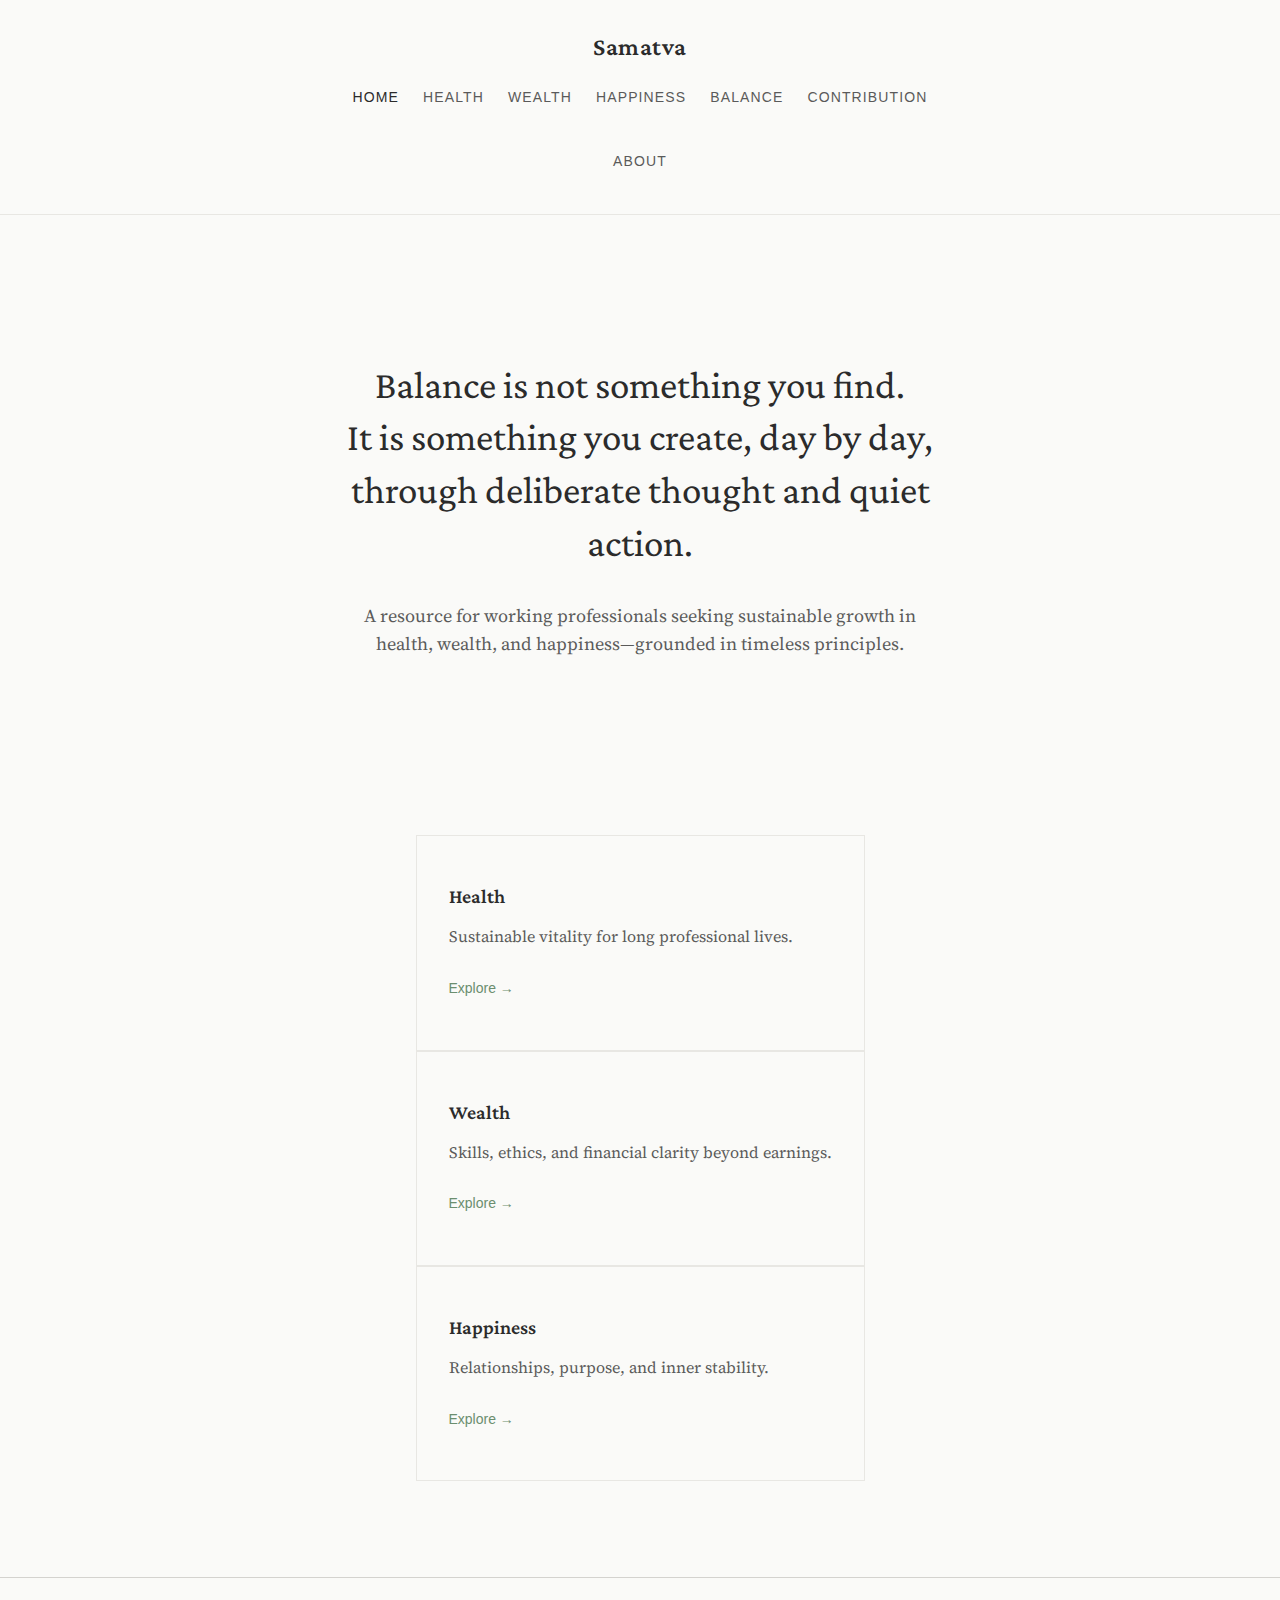
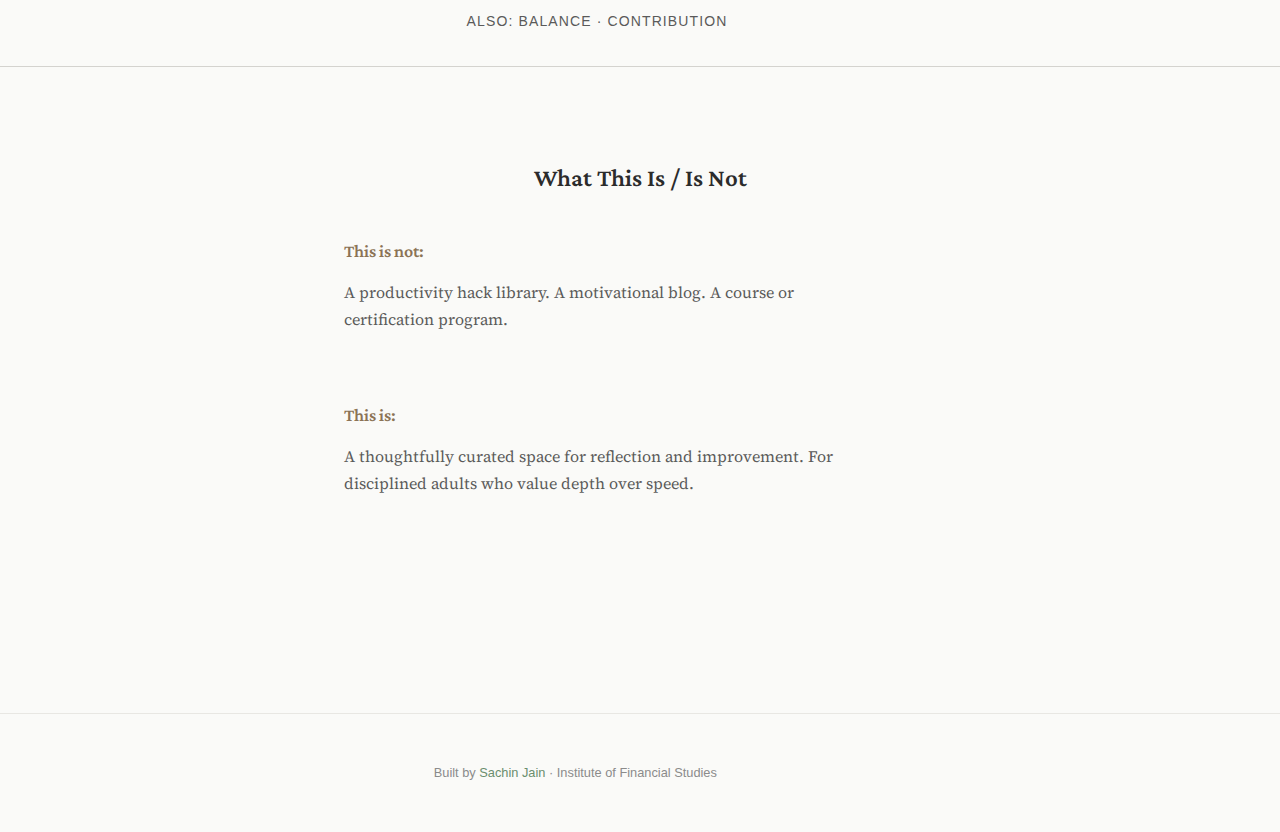
<file: index.html>
<!DOCTYPE html>
<html lang="en">
<head>
    <meta charset="UTF-8">
    <meta name="viewport" content="width=device-width, initial-scale=1.0">
    <title>Samatva — Health, Wealth, Happiness</title>
    <meta name="description" content="A thoughtful resource for working professionals seeking sustainable growth in health, wealth, and happiness—grounded in timeless principles.">
    
    <!-- Google Fonts -->
    <link rel="preconnect" href="https://fonts.googleapis.com">
    <link rel="preconnect" href="https://fonts.gstatic.com" crossorigin>
    <link href="https://fonts.googleapis.com/css2?family=Crimson+Pro:wght@400;600&family=Source+Serif+4:ital,wght@0,400;0,600;1,400&display=swap" rel="stylesheet">
    
    <!-- Stylesheet -->
    <link rel="stylesheet" href="styles/main.css">
</head>
<body>
    
    <!-- HEADER -->
    <header class="site-header">
        <div class="container">
            <h1 class="site-title"><a href="index.html">Samatva</a></h1>
            <nav class="main-nav" role="navigation" aria-label="Main navigation">
                <a href="index.html" class="active" aria-current="page">Home</a>
                <a href="health.html">Health</a>
                <a href="wealth.html">Wealth</a>
                <a href="happiness.html">Happiness</a>
                <a href="balance.html">Balance</a>
                <a href="contribution.html">Contribution</a>
                <a href="about.html">About</a>
            </nav>
        </div>
    </header>

    <!-- MAIN CONTENT -->
    <main class="main-content">
        
        <!-- HERO SECTION -->
        <section class="hero">
            <div class="container">
                <h2 class="hero-title">
                    Balance is not something you find.<br>
                    It is something you create, day by day,<br>
                    through deliberate thought and quiet action.
                </h2>
                <p class="hero-subtitle">
                    A resource for working professionals seeking sustainable growth 
                    in health, wealth, and happiness—grounded in timeless principles.
                </p>
            </div>
        </section>

        <!-- PILLARS SECTION -->
        <section class="pillars">
            <div class="wide-container">
                <div class="pillar">
                    <h3>Health</h3>
                    <p>Sustainable vitality for long professional lives.</p>
                    <a href="health.html" class="pillar-link">Explore →</a>
                </div>
                
                <div class="pillar">
                    <h3>Wealth</h3>
                    <p>Skills, ethics, and financial clarity beyond earnings.</p>
                    <a href="wealth.html" class="pillar-link">Explore →</a>
                </div>
                
                <div class="pillar">
                    <h3>Happiness</h3>
                    <p>Relationships, purpose, and inner stability.</p>
                    <a href="happiness.html" class="pillar-link">Explore →</a>
                </div>
            </div>
        </section>

        <!-- SECONDARY LINKS -->
        <section class="secondary-links">
            <div class="container">
                <p>Also: <a href="balance.html">Balance</a> · <a href="contribution.html">Contribution</a></p>
            </div>
        </section>

        <!-- WHAT THIS IS SECTION -->
        <section class="what-this-is">
            <div class="container">
                <h3>What This Is / Is Not</h3>
                <div class="two-column">
                    <div>
                        <h4>This is not:</h4>
                        <p>A productivity hack library. A motivational blog. A course or certification program.</p>
                    </div>
                    <div>
                        <h4>This is:</h4>
                        <p>A thoughtfully curated space for reflection and improvement. For disciplined adults who value depth over speed.</p>
                    </div>
                </div>
            </div>
        </section>

    </main>

    <!-- FOOTER -->
    <footer class="site-footer">
        <div class="container">
            <p>Built by <a href="https://www.linkedin.com/in/sachinjain" target="_blank" rel="noopener">Sachin Jain</a> · Institute of Financial Studies</p>
        </div>
    </footer>

</body>
</html>
</file>
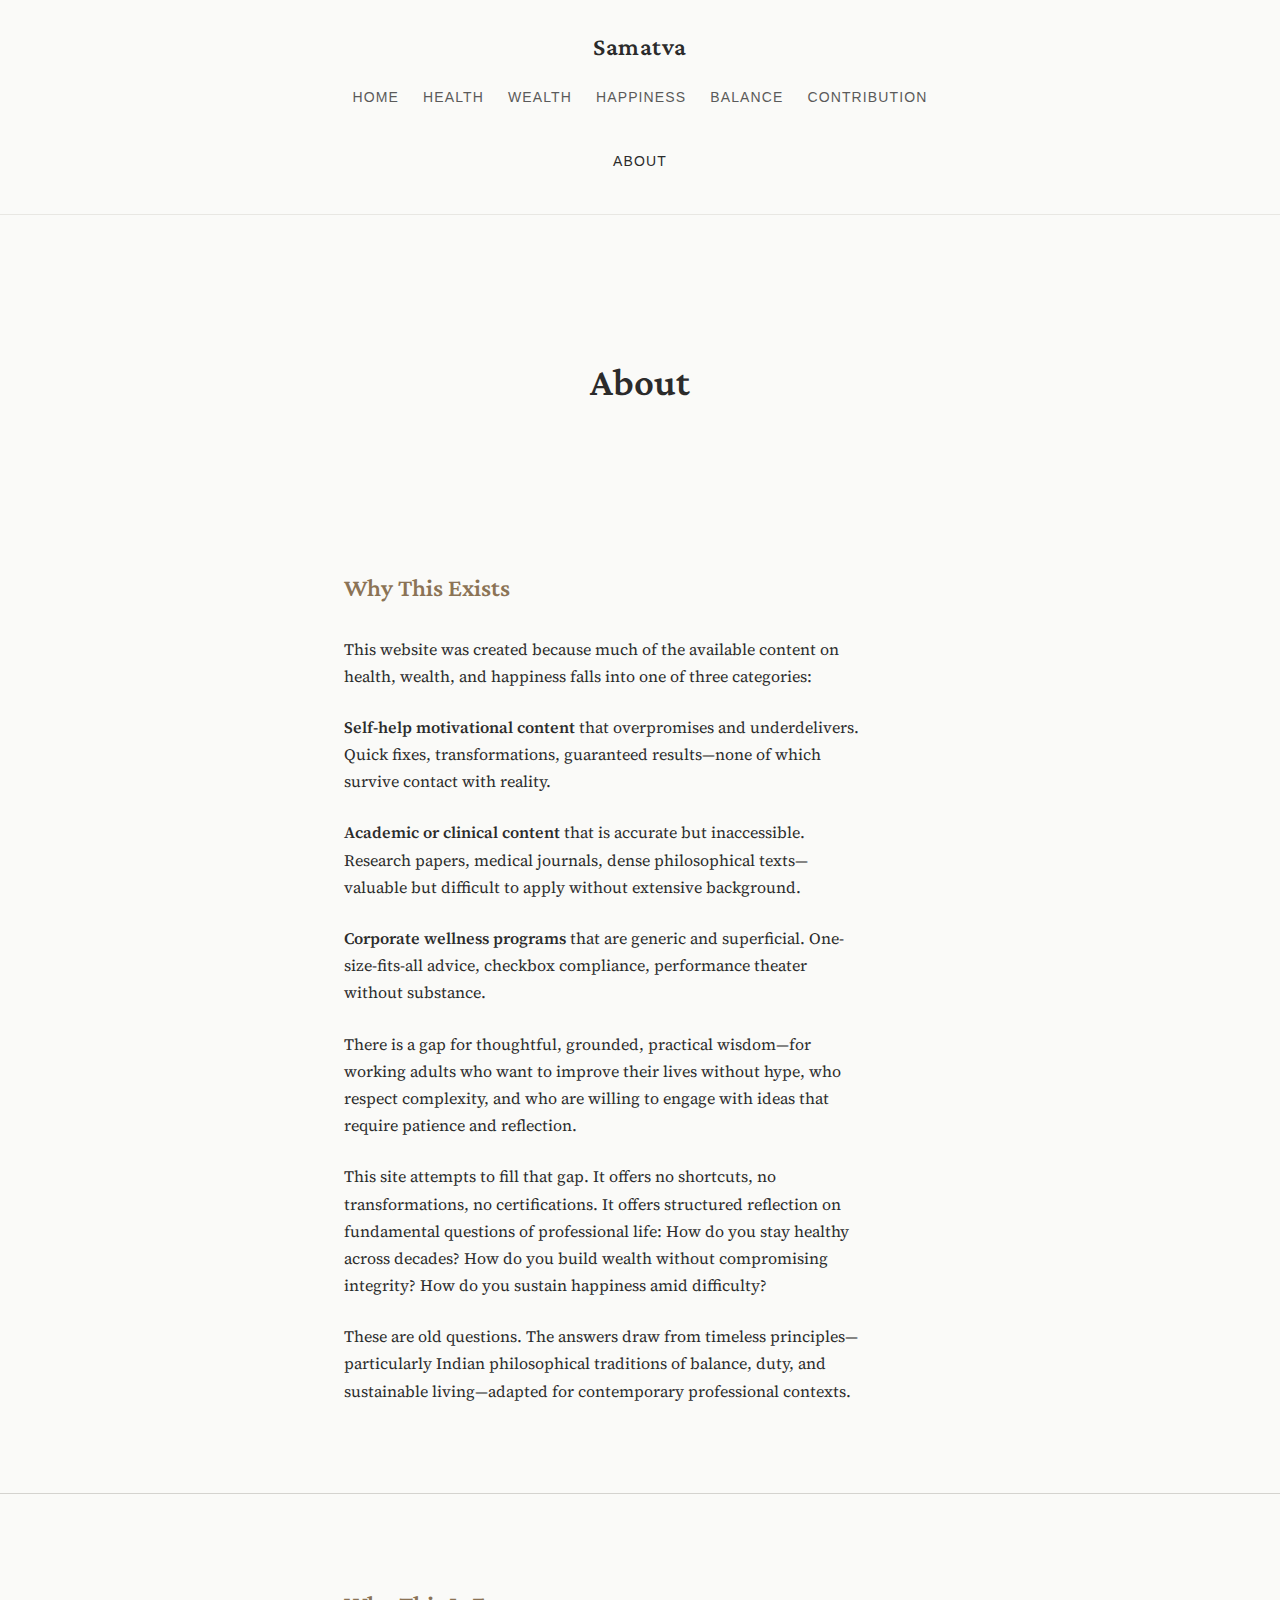
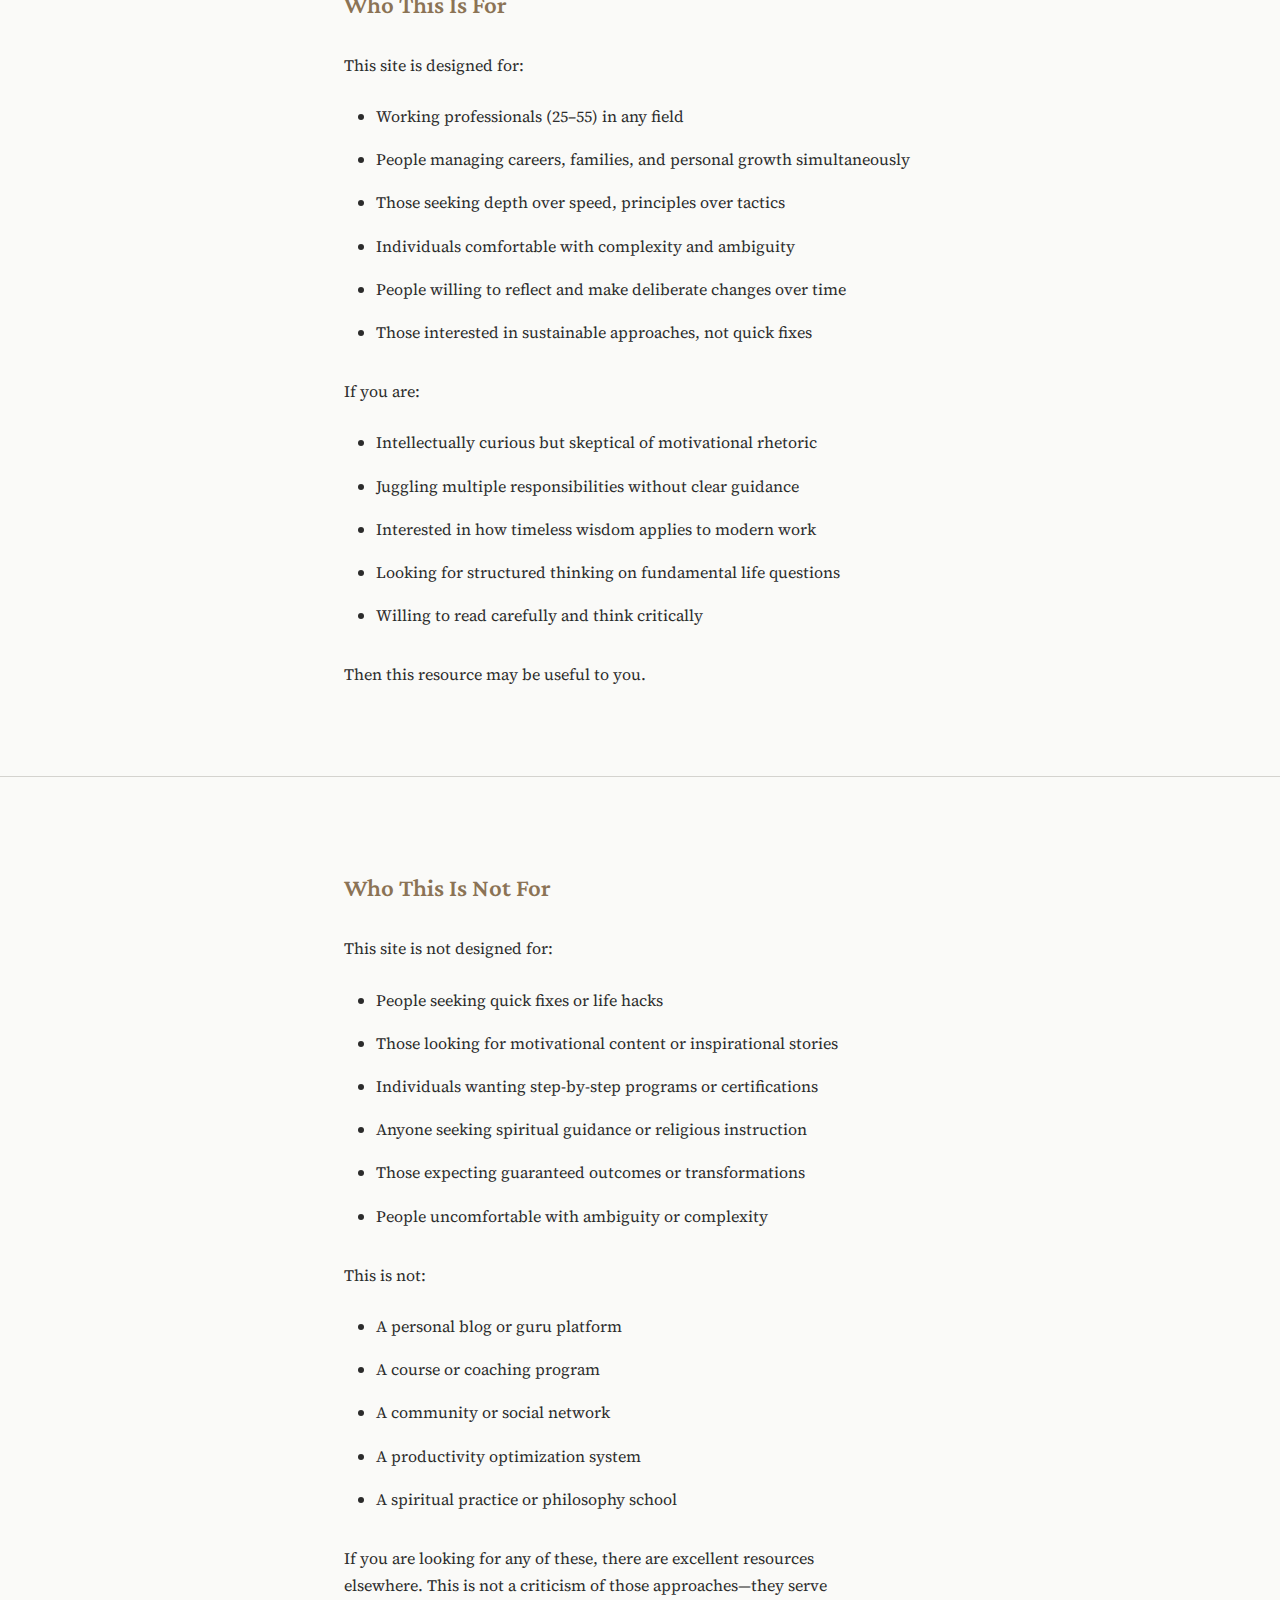
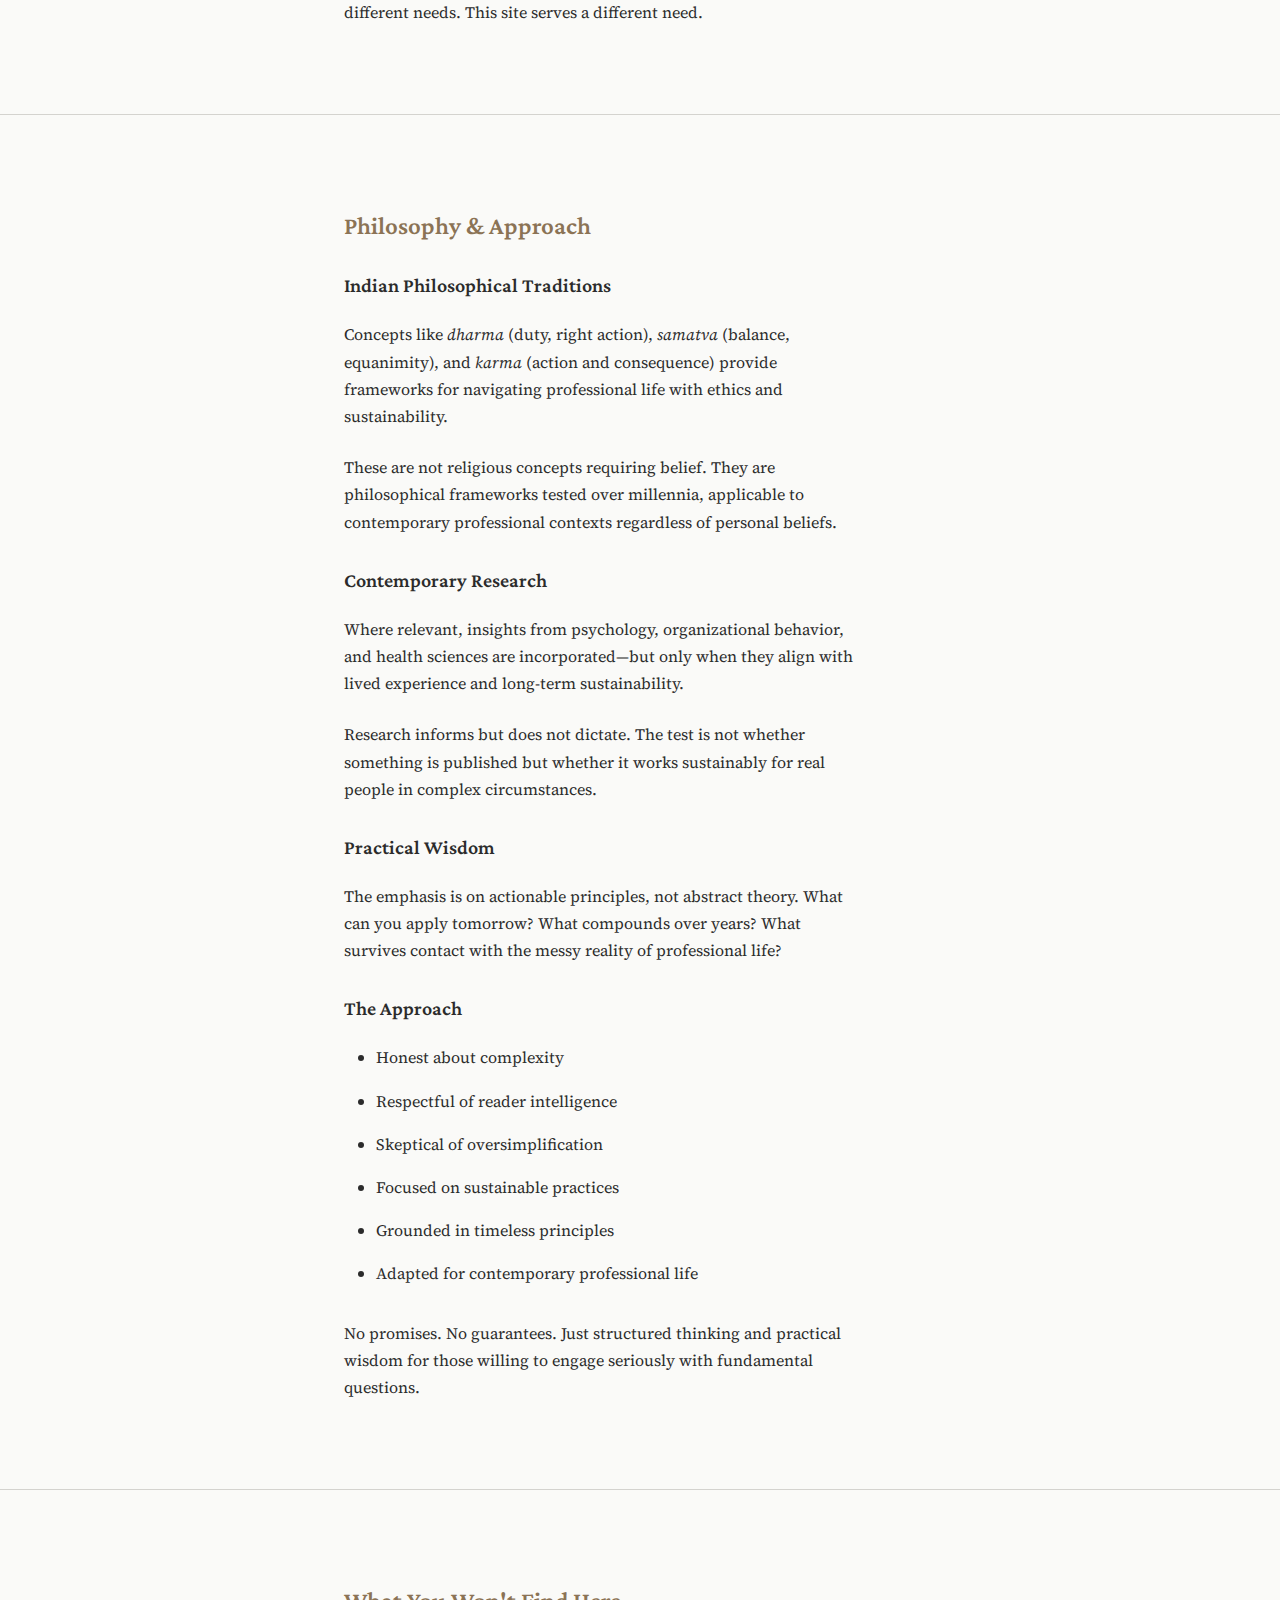
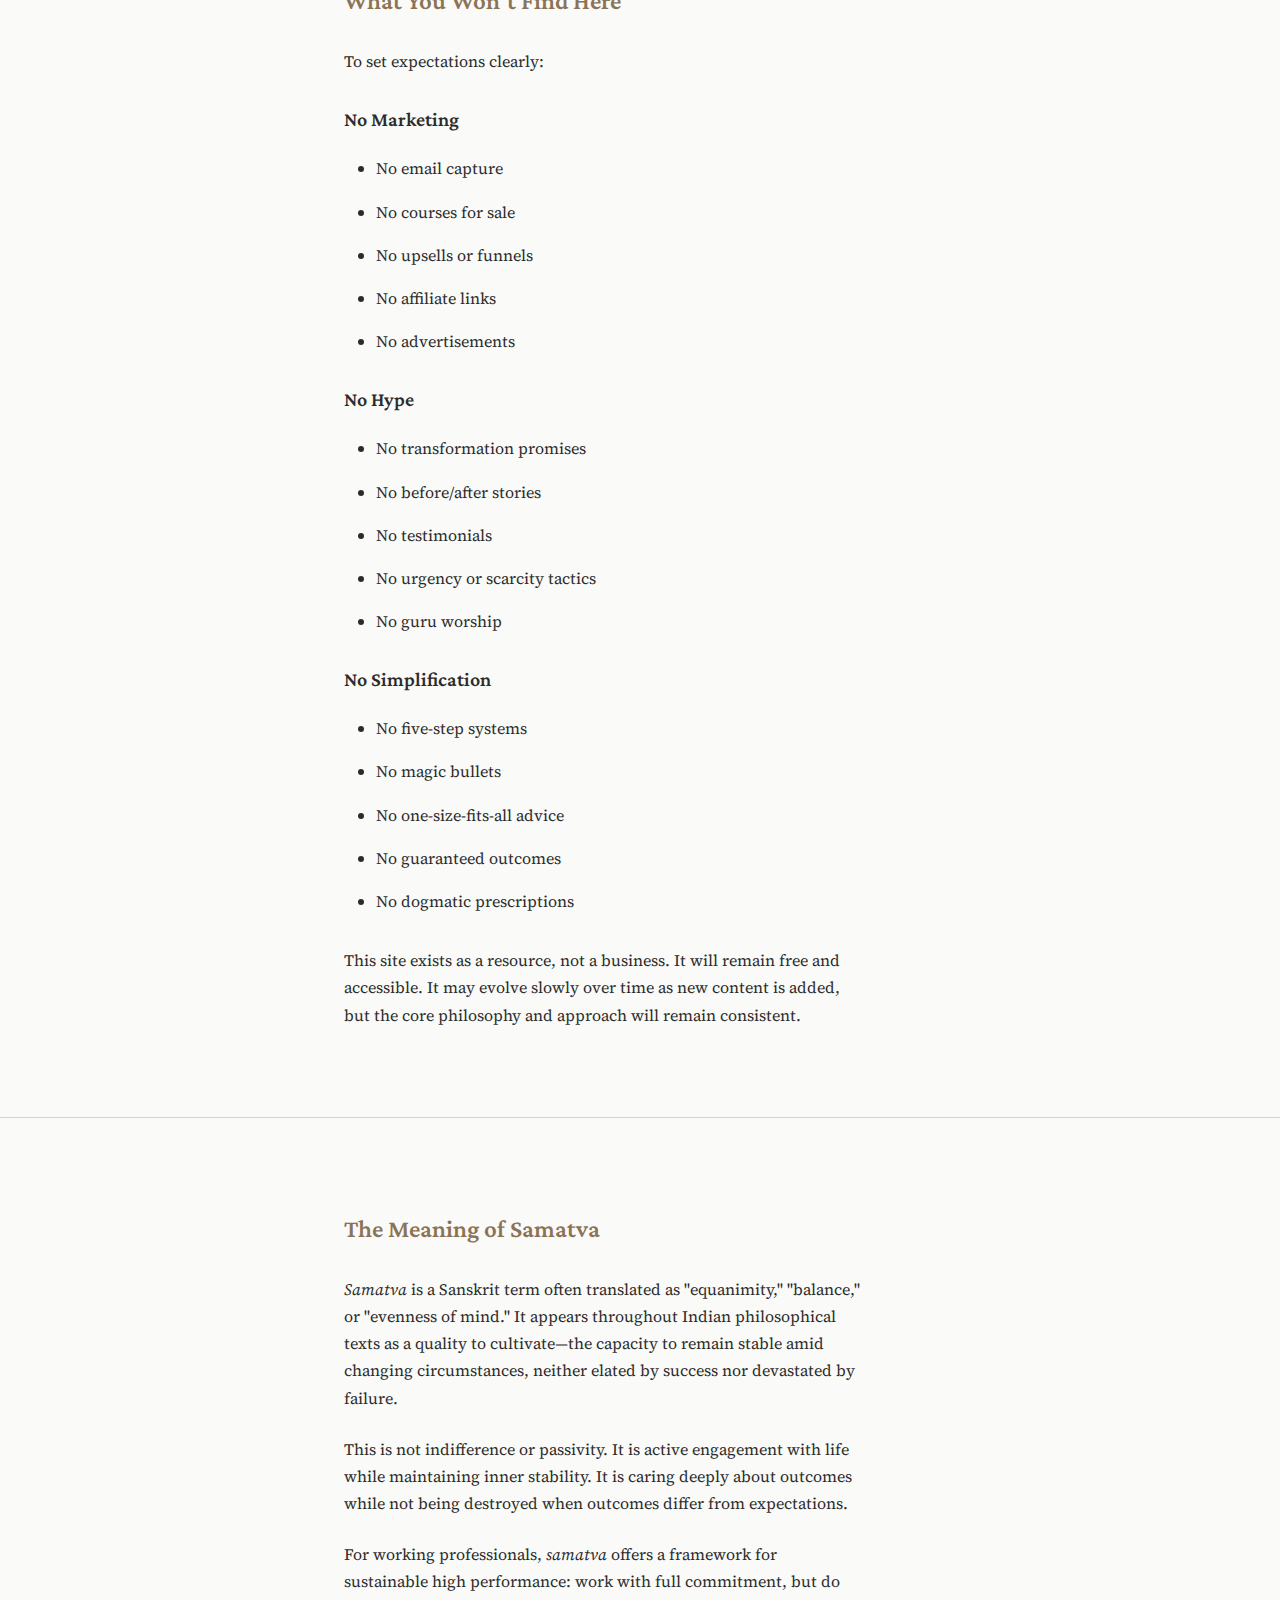
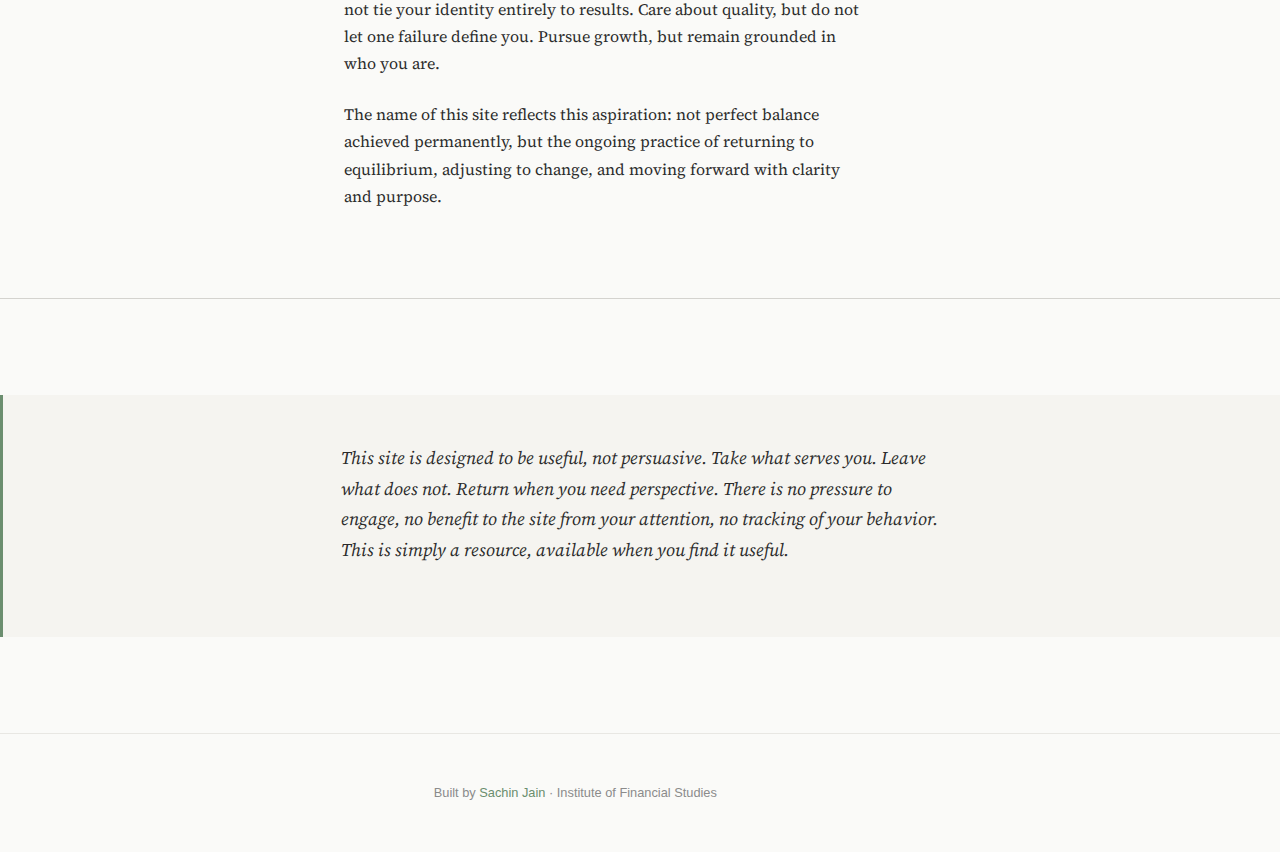
<file: about.html>
<!DOCTYPE html>
<html lang="en">
<head>
    <meta charset="UTF-8">
    <meta name="viewport" content="width=device-width, initial-scale=1.0">
    <title>About — Samatva</title>
    <meta name="description" content="Why this site exists, who it serves, and the philosophy behind it.">
    
    <!-- Google Fonts -->
    <link rel="preconnect" href="https://fonts.googleapis.com">
    <link rel="preconnect" href="https://fonts.gstatic.com" crossorigin>
    <link href="https://fonts.googleapis.com/css2?family=Crimson+Pro:wght@400;600&family=Source+Serif+4:ital,wght@0,400;0,600;1,400&display=swap" rel="stylesheet">
    
    <!-- Stylesheet -->
    <link rel="stylesheet" href="styles/main.css">
</head>
<body>
    
    <!-- HEADER -->
    <header class="site-header">
        <div class="container">
            <h1 class="site-title"><a href="index.html">Samatva</a></h1>
            <nav class="main-nav" role="navigation" aria-label="Main navigation">
                <a href="index.html">Home</a>
                <a href="health.html">Health</a>
                <a href="wealth.html">Wealth</a>
                <a href="happiness.html">Happiness</a>
                <a href="balance.html">Balance</a>
                <a href="contribution.html">Contribution</a>
                <a href="about.html" class="active" aria-current="page">About</a>
            </nav>
        </div>
    </header>

    <!-- MAIN CONTENT -->
    <main class="main-content">
        
        <!-- PAGE HEADER -->
        <section class="page-header">
            <div class="container">
                <h2 class="page-title">About</h2>
            </div>
        </section>

        <!-- WHY THIS EXISTS -->
        <section class="content-section">
            <div class="container">
                <h3 class="section-title">Why This Exists</h3>
                
                <p>This website was created because much of the available content on health, wealth, and happiness falls into one of three categories:</p>
                
                <p><strong>Self-help motivational content</strong> that overpromises and underdelivers. Quick fixes, transformations, guaranteed results—none of which survive contact with reality.</p>
                
                <p><strong>Academic or clinical content</strong> that is accurate but inaccessible. Research papers, medical journals, dense philosophical texts—valuable but difficult to apply without extensive background.</p>
                
                <p><strong>Corporate wellness programs</strong> that are generic and superficial. One-size-fits-all advice, checkbox compliance, performance theater without substance.</p>
                
                <p>There is a gap for thoughtful, grounded, practical wisdom—for working adults who want to improve their lives without hype, who respect complexity, and who are willing to engage with ideas that require patience and reflection.</p>
                
                <p>This site attempts to fill that gap. It offers no shortcuts, no transformations, no certifications. It offers structured reflection on fundamental questions of professional life: How do you stay healthy across decades? How do you build wealth without compromising integrity? How do you sustain happiness amid difficulty?</p>
                
                <p>These are old questions. The answers draw from timeless principles—particularly Indian philosophical traditions of balance, duty, and sustainable living—adapted for contemporary professional contexts.</p>
            </div>
        </section>

        <!-- WHO THIS IS FOR -->
        <section class="content-section">
            <div class="container">
                <h3 class="section-title">Who This Is For</h3>
                
                <p>This site is designed for:</p>
                
                <ul class="principle-list">
                    <li>Working professionals (25–55) in any field</li>
                    <li>People managing careers, families, and personal growth simultaneously</li>
                    <li>Those seeking depth over speed, principles over tactics</li>
                    <li>Individuals comfortable with complexity and ambiguity</li>
                    <li>People willing to reflect and make deliberate changes over time</li>
                    <li>Those interested in sustainable approaches, not quick fixes</li>
                </ul>
                
                <p>If you are:</p>
                <ul class="principle-list">
                    <li>Intellectually curious but skeptical of motivational rhetoric</li>
                    <li>Juggling multiple responsibilities without clear guidance</li>
                    <li>Interested in how timeless wisdom applies to modern work</li>
                    <li>Looking for structured thinking on fundamental life questions</li>
                    <li>Willing to read carefully and think critically</li>
                </ul>
                
                <p>Then this resource may be useful to you.</p>
            </div>
        </section>

        <!-- WHO THIS IS NOT FOR -->
        <section class="content-section">
            <div class="container">
                <h3 class="section-title">Who This Is Not For</h3>
                
                <p>This site is not designed for:</p>
                
                <ul class="principle-list">
                    <li>People seeking quick fixes or life hacks</li>
                    <li>Those looking for motivational content or inspirational stories</li>
                    <li>Individuals wanting step-by-step programs or certifications</li>
                    <li>Anyone seeking spiritual guidance or religious instruction</li>
                    <li>Those expecting guaranteed outcomes or transformations</li>
                    <li>People uncomfortable with ambiguity or complexity</li>
                </ul>
                
                <p>This is not:</p>
                <ul class="principle-list">
                    <li>A personal blog or guru platform</li>
                    <li>A course or coaching program</li>
                    <li>A community or social network</li>
                    <li>A productivity optimization system</li>
                    <li>A spiritual practice or philosophy school</li>
                </ul>
                
                <p>If you are looking for any of these, there are excellent resources elsewhere. This is not a criticism of those approaches—they serve different needs. This site serves a different need.</p>
            </div>
        </section>

        <!-- PHILOSOPHY & APPROACH -->
        <section class="content-section">
            <div class="container">
                <h3 class="section-title">Philosophy & Approach</h3>
                
                <h4 class="section-subtitle">Indian Philosophical Traditions</h4>
                <p>Concepts like <em>dharma</em> (duty, right action), <em>samatva</em> (balance, equanimity), and <em>karma</em> (action and consequence) provide frameworks for navigating professional life with ethics and sustainability.</p>
                <p>These are not religious concepts requiring belief. They are philosophical frameworks tested over millennia, applicable to contemporary professional contexts regardless of personal beliefs.</p>
                
                <h4 class="section-subtitle">Contemporary Research</h4>
                <p>Where relevant, insights from psychology, organizational behavior, and health sciences are incorporated—but only when they align with lived experience and long-term sustainability.</p>
                <p>Research informs but does not dictate. The test is not whether something is published but whether it works sustainably for real people in complex circumstances.</p>
                
                <h4 class="section-subtitle">Practical Wisdom</h4>
                <p>The emphasis is on actionable principles, not abstract theory. What can you apply tomorrow? What compounds over years? What survives contact with the messy reality of professional life?</p>
                
                <h4 class="section-subtitle">The Approach</h4>
                <ul class="principle-list">
                    <li>Honest about complexity</li>
                    <li>Respectful of reader intelligence</li>
                    <li>Skeptical of oversimplification</li>
                    <li>Focused on sustainable practices</li>
                    <li>Grounded in timeless principles</li>
                    <li>Adapted for contemporary professional life</li>
                </ul>
                
                <p>No promises. No guarantees. Just structured thinking and practical wisdom for those willing to engage seriously with fundamental questions.</p>
            </div>
        </section>

        <!-- WHAT YOU WON'T FIND HERE -->
        <section class="content-section">
            <div class="container">
                <h3 class="section-title">What You Won't Find Here</h3>
                
                <p>To set expectations clearly:</p>
                
                <h4 class="section-subtitle">No Marketing</h4>
                <ul class="principle-list">
                    <li>No email capture</li>
                    <li>No courses for sale</li>
                    <li>No upsells or funnels</li>
                    <li>No affiliate links</li>
                    <li>No advertisements</li>
                </ul>
                
                <h4 class="section-subtitle">No Hype</h4>
                <ul class="principle-list">
                    <li>No transformation promises</li>
                    <li>No before/after stories</li>
                    <li>No testimonials</li>
                    <li>No urgency or scarcity tactics</li>
                    <li>No guru worship</li>
                </ul>
                
                <h4 class="section-subtitle">No Simplification</h4>
                <ul class="principle-list">
                    <li>No five-step systems</li>
                    <li>No magic bullets</li>
                    <li>No one-size-fits-all advice</li>
                    <li>No guaranteed outcomes</li>
                    <li>No dogmatic prescriptions</li>
                </ul>
                
                <p>This site exists as a resource, not a business. It will remain free and accessible. It may evolve slowly over time as new content is added, but the core philosophy and approach will remain consistent.</p>
            </div>
        </section>

        <!-- MEANING OF SAMATVA -->
        <section class="content-section">
            <div class="container">
                <h3 class="section-title">The Meaning of Samatva</h3>
                
                <p><em>Samatva</em> is a Sanskrit term often translated as "equanimity," "balance," or "evenness of mind." It appears throughout Indian philosophical texts as a quality to cultivate—the capacity to remain stable amid changing circumstances, neither elated by success nor devastated by failure.</p>
                
                <p>This is not indifference or passivity. It is active engagement with life while maintaining inner stability. It is caring deeply about outcomes while not being destroyed when outcomes differ from expectations.</p>
                
                <p>For working professionals, <em>samatva</em> offers a framework for sustainable high performance: work with full commitment, but do not tie your identity entirely to results. Care about quality, but do not let one failure define you. Pursue growth, but remain grounded in who you are.</p>
                
                <p>The name of this site reflects this aspiration: not perfect balance achieved permanently, but the ongoing practice of returning to equilibrium, adjusting to change, and moving forward with clarity and purpose.</p>
            </div>
        </section>

        <!-- CLOSING -->
        <section class="closing-reflection">
            <div class="container">
                <p>This site is designed to be useful, not persuasive. Take what serves you. Leave what does not. Return when you need perspective. There is no pressure to engage, no benefit to the site from your attention, no tracking of your behavior. This is simply a resource, available when you find it useful.</p>
            </div>
        </section>

    </main>

    <!-- FOOTER -->
    <footer class="site-footer">
        <div class="container">
            <p>Built by <a href="https://www.linkedin.com/in/sachinjain" target="_blank" rel="noopener">Sachin Jain</a> · Institute of Financial Studies</p>
        </div>
    </footer>

</body>
</html>
</file>
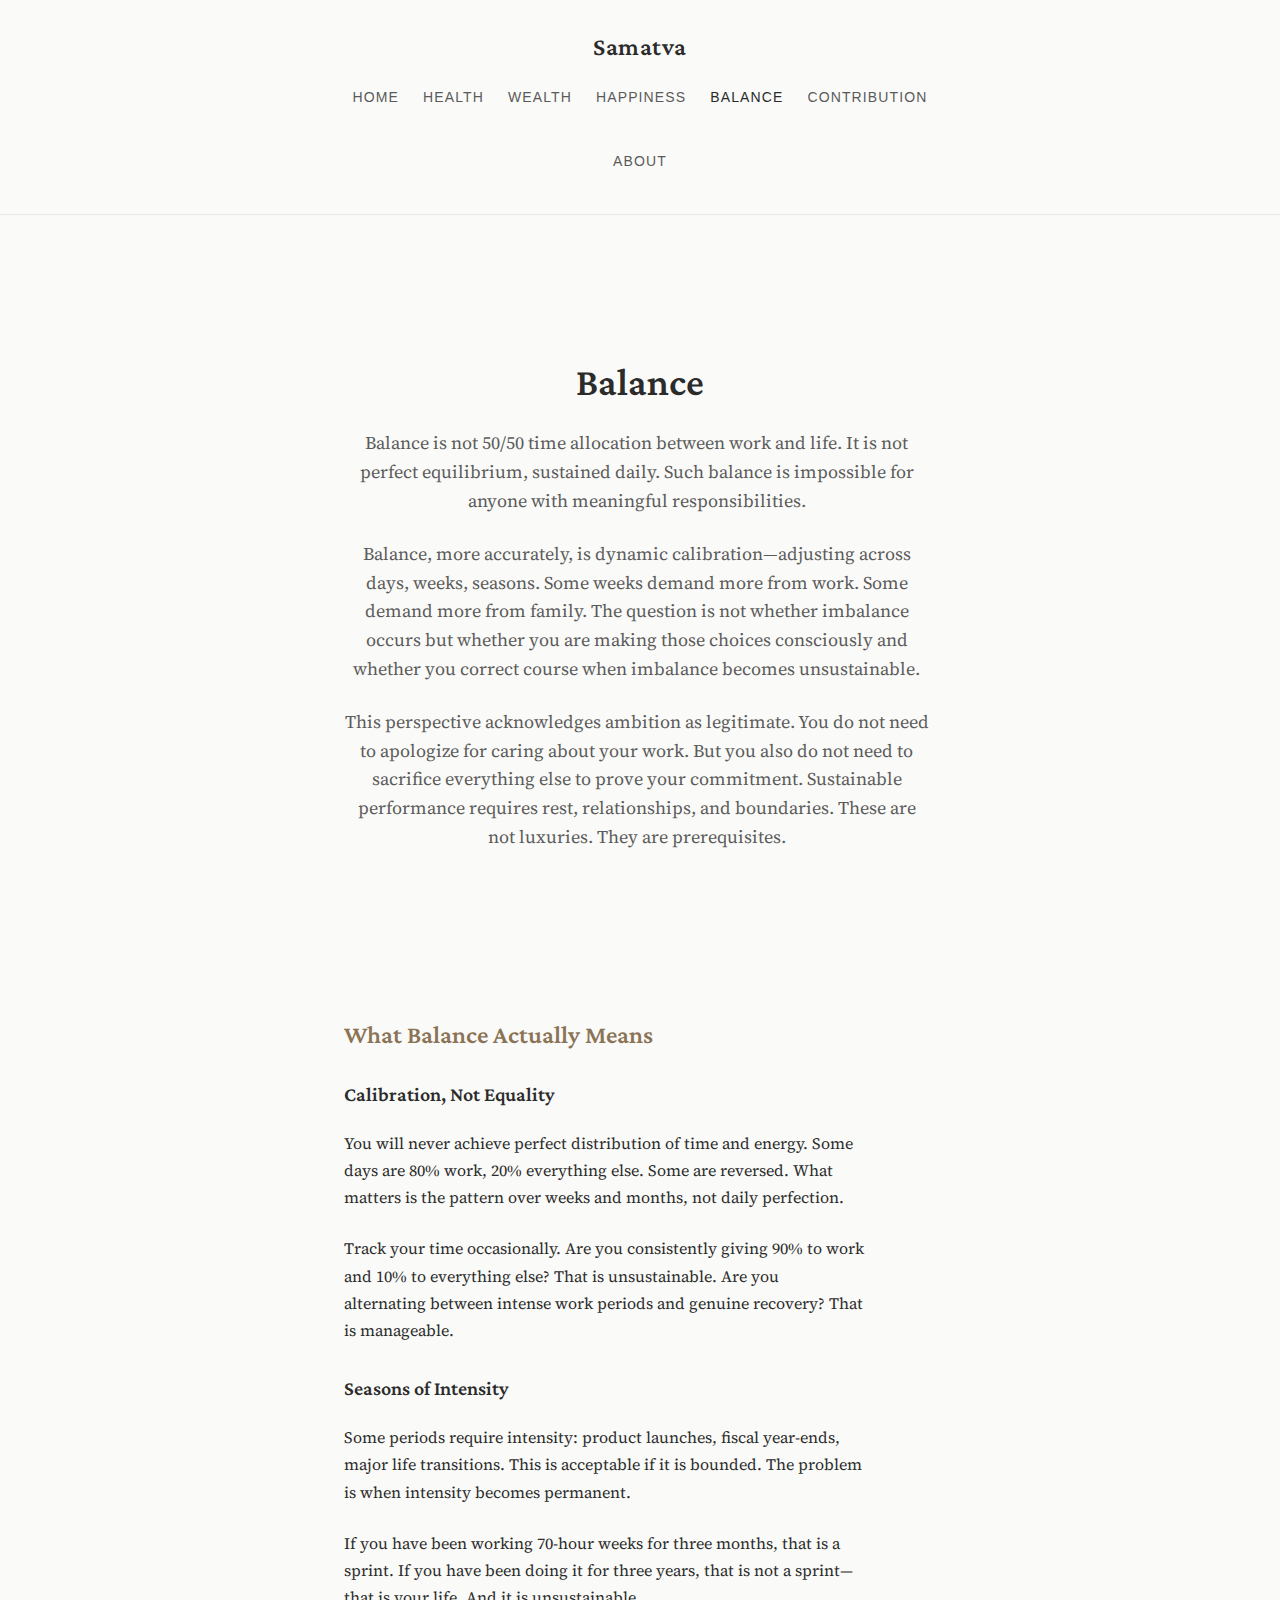
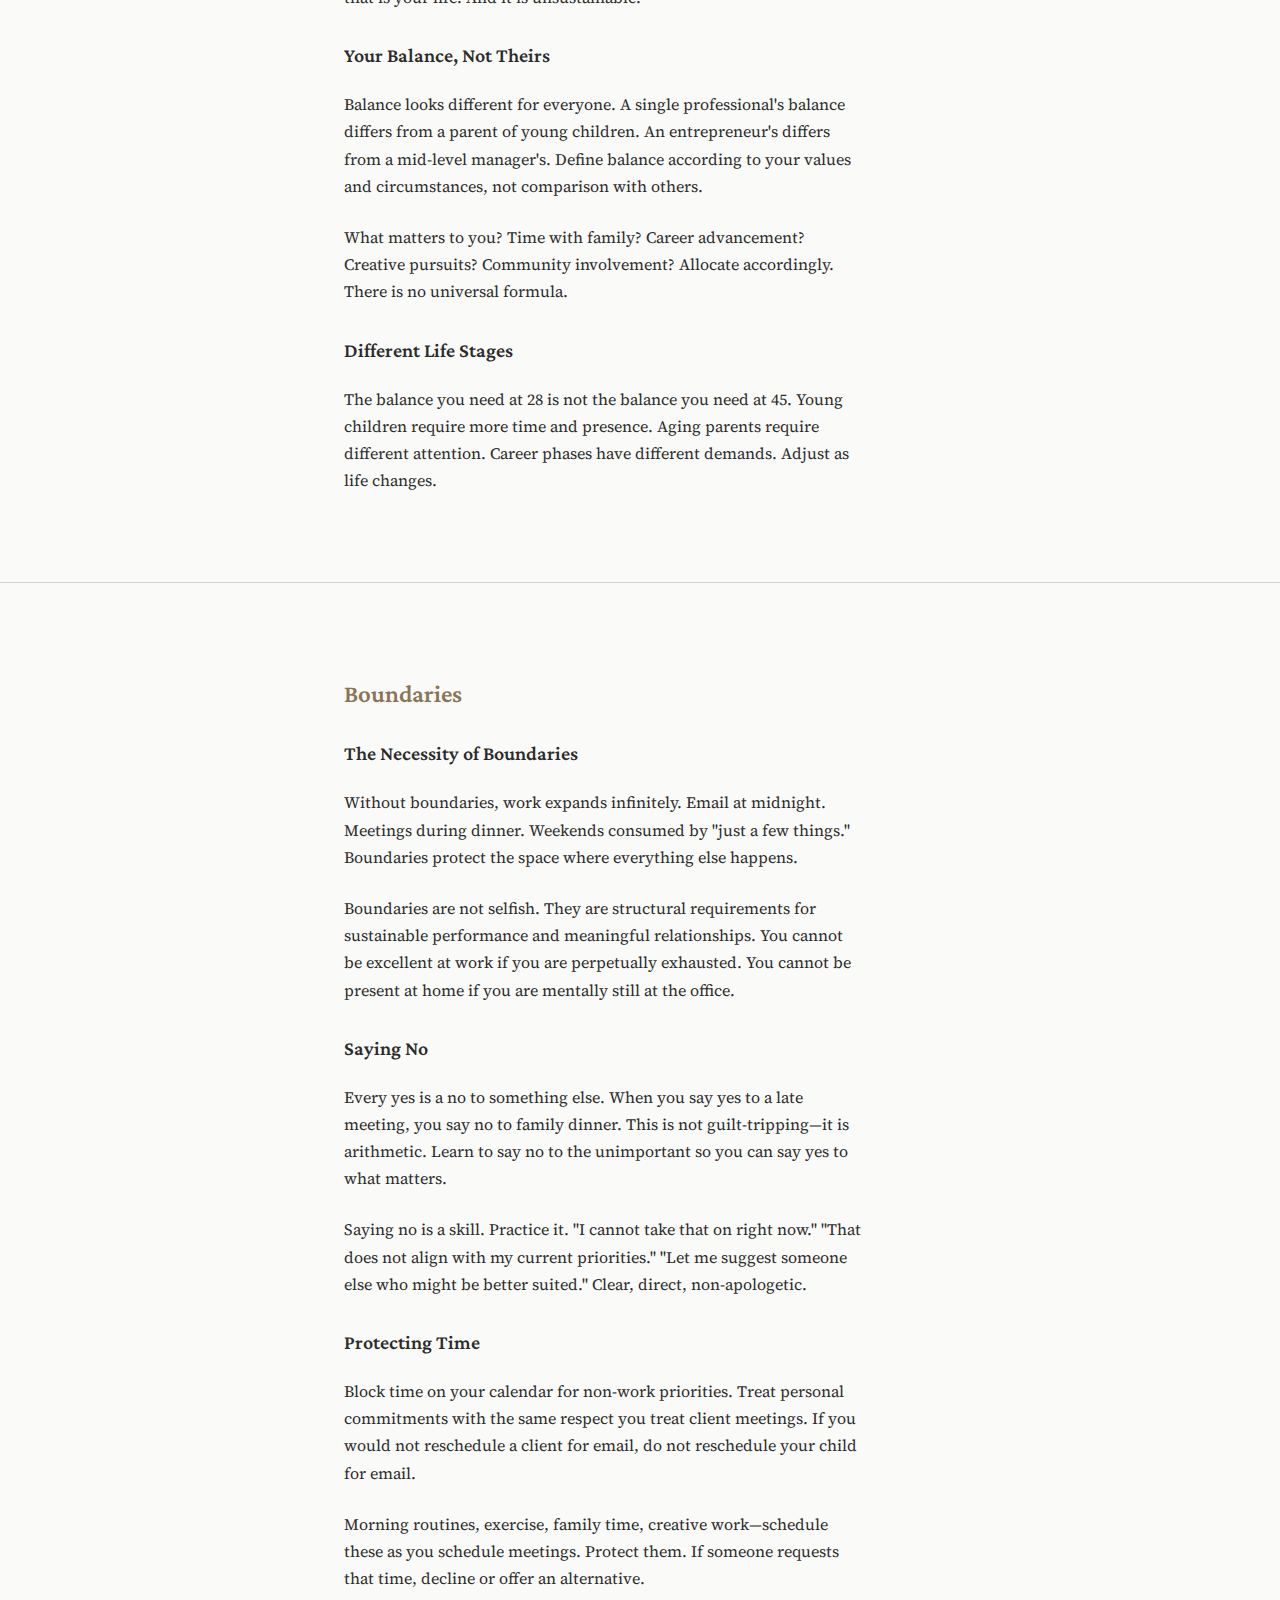
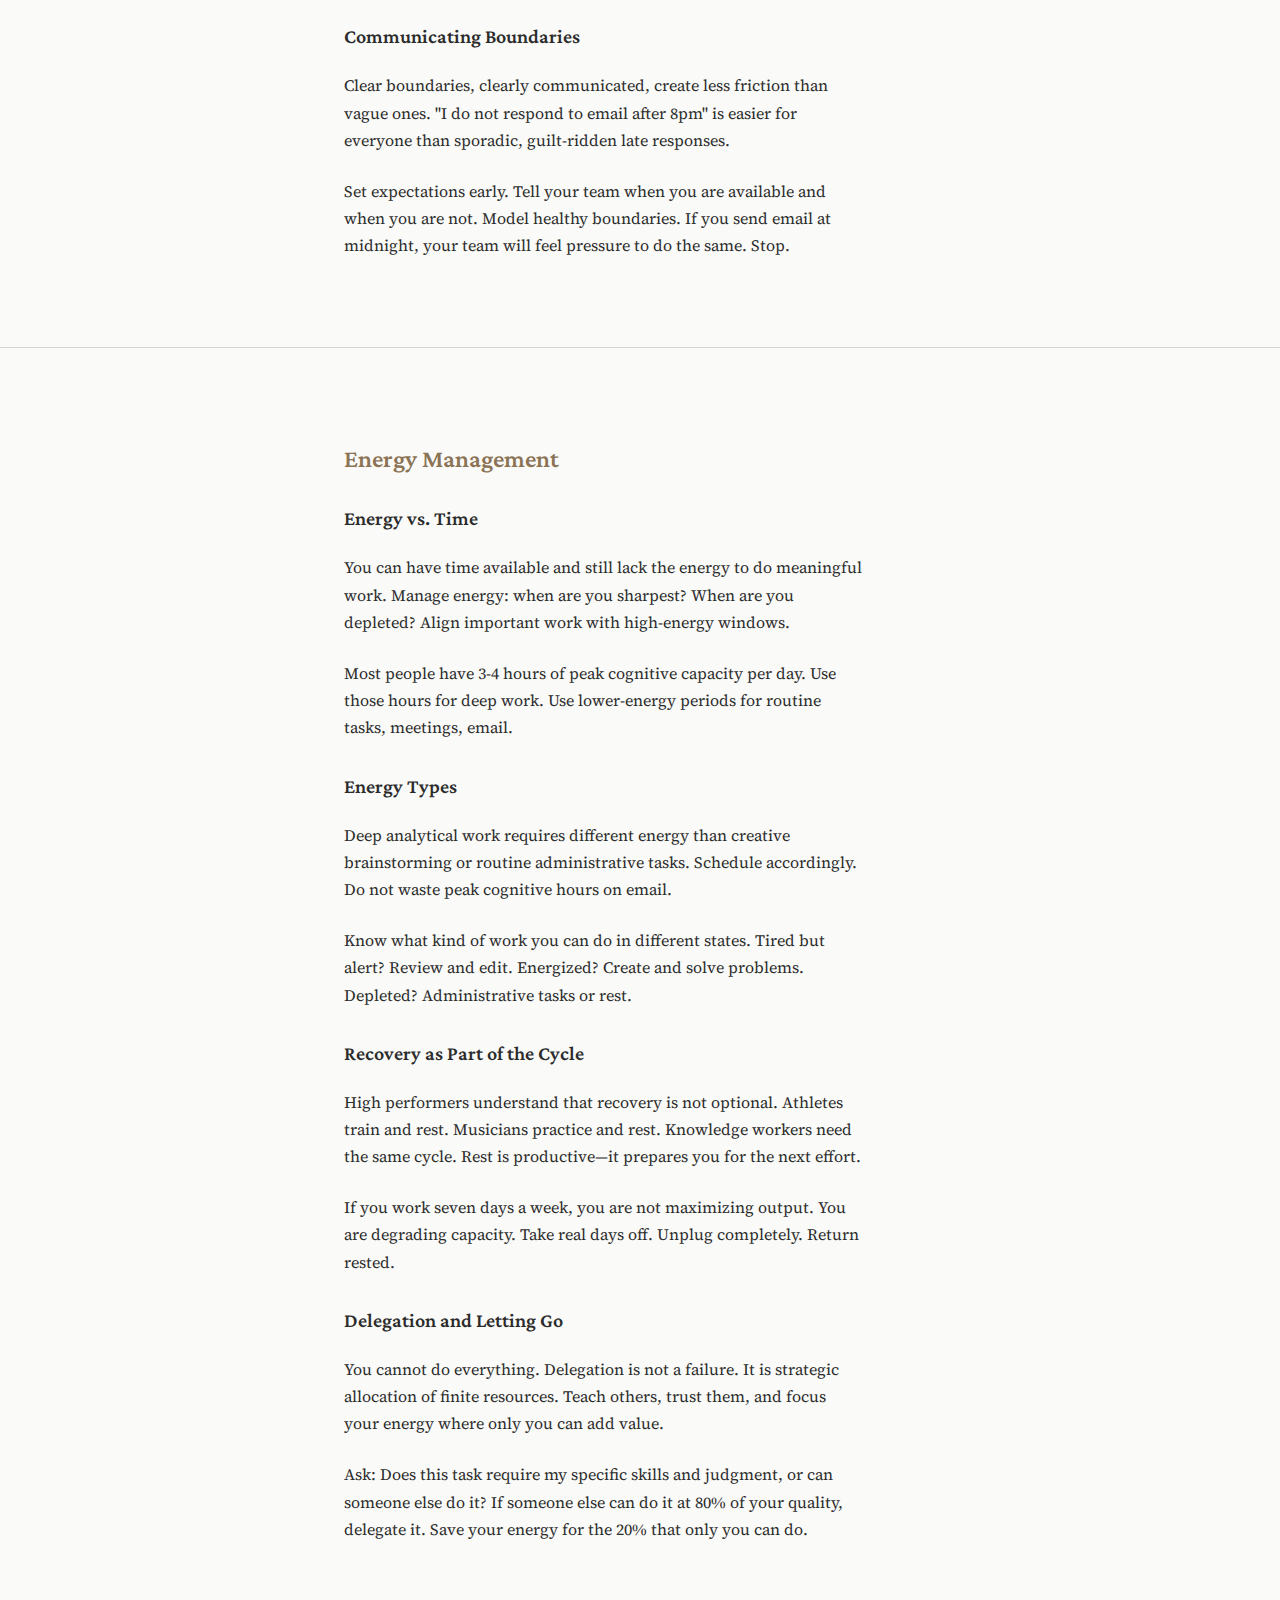
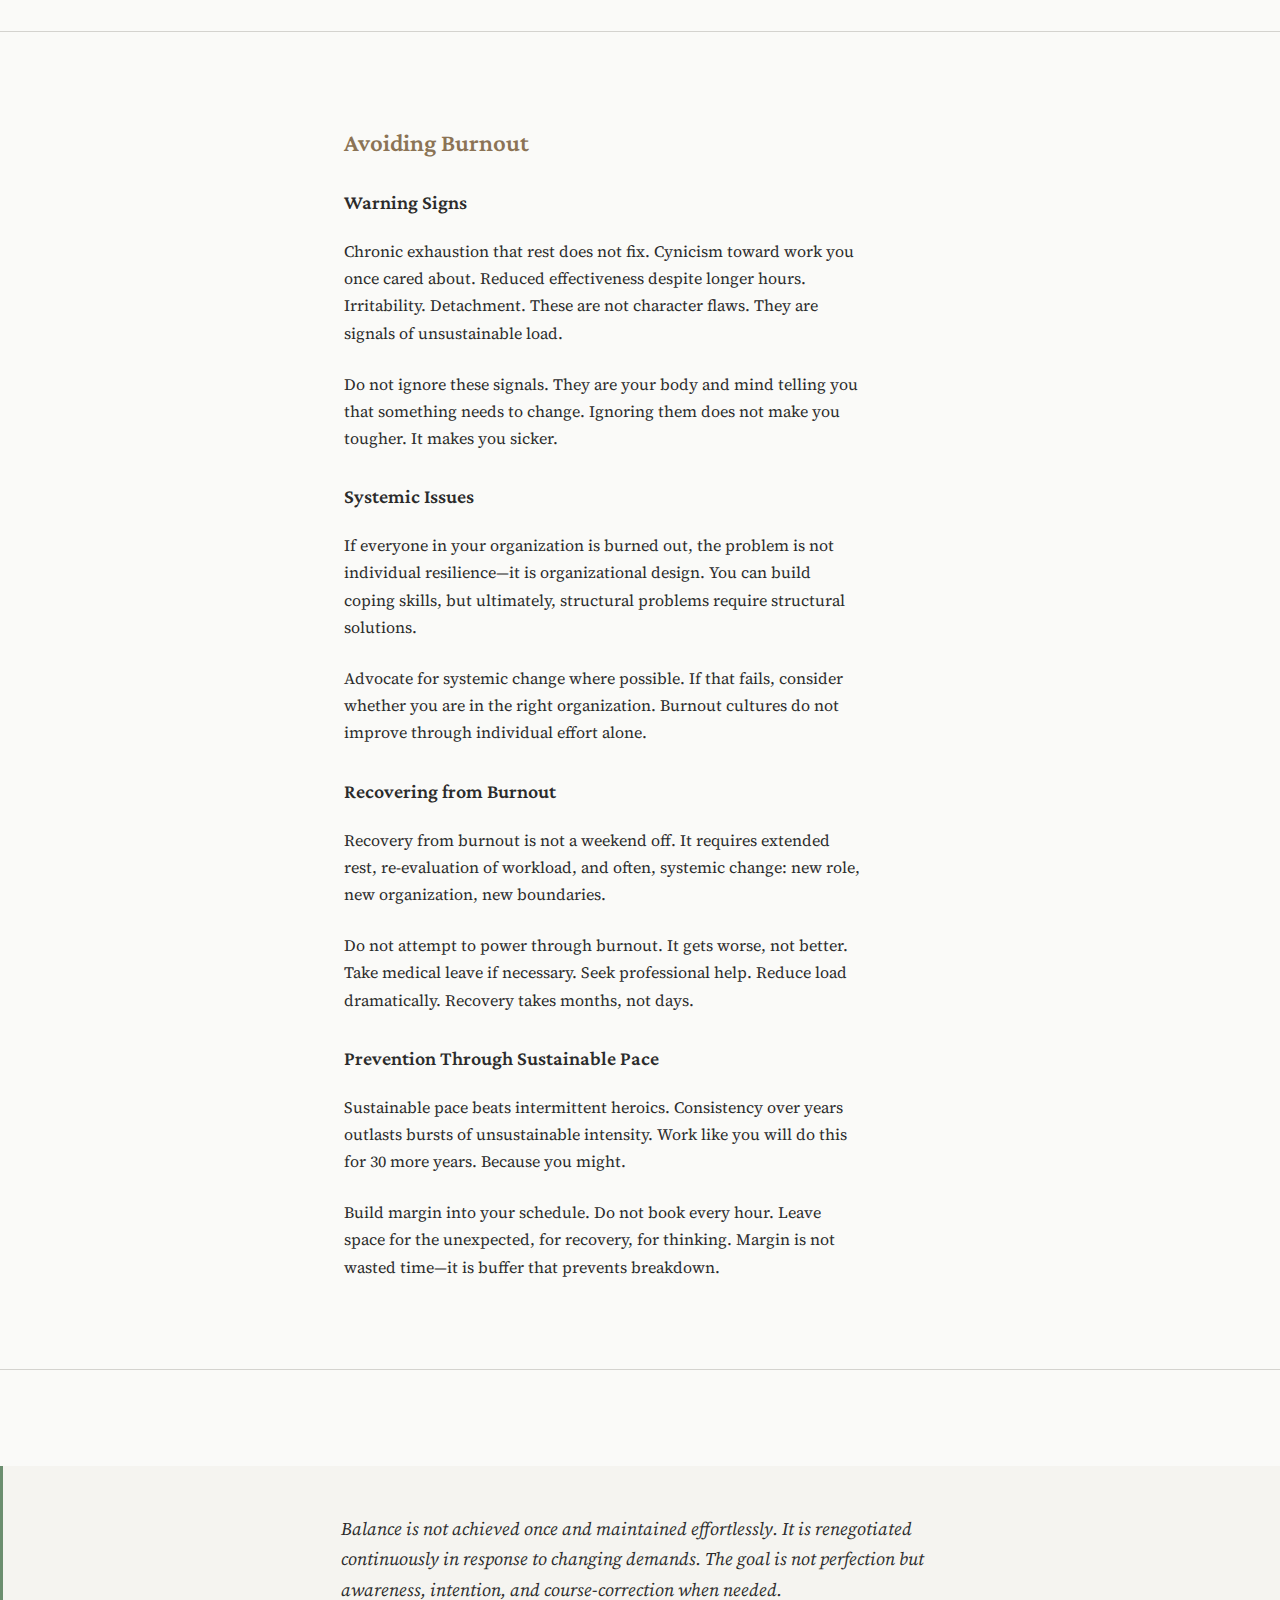
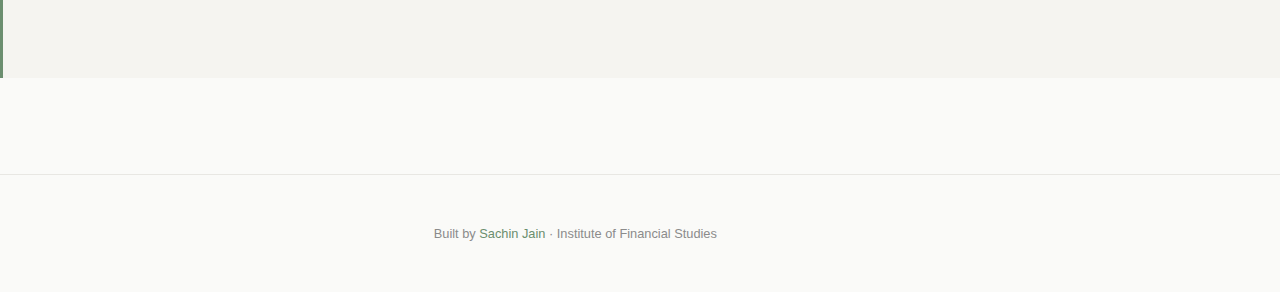
<file: balance.html>
<!DOCTYPE html>
<html lang="en">
<head>
    <meta charset="UTF-8">
    <meta name="viewport" content="width=device-width, initial-scale=1.0">
    <title>Balance — Samatva</title>
    <meta name="description" content="Work-life balance for ambitious professionals. Boundaries, energy management, and sustainable performance.">
    
    <!-- Google Fonts -->
    <link rel="preconnect" href="https://fonts.googleapis.com">
    <link rel="preconnect" href="https://fonts.gstatic.com" crossorigin>
    <link href="https://fonts.googleapis.com/css2?family=Crimson+Pro:wght@400;600&family=Source+Serif+4:ital,wght@0,400;0,600;1,400&display=swap" rel="stylesheet">
    
    <!-- Stylesheet -->
    <link rel="stylesheet" href="styles/main.css">
</head>
<body>
    
    <!-- HEADER -->
    <header class="site-header">
        <div class="container">
            <h1 class="site-title"><a href="index.html">Samatva</a></h1>
            <nav class="main-nav" role="navigation" aria-label="Main navigation">
                <a href="index.html">Home</a>
                <a href="health.html">Health</a>
                <a href="wealth.html">Wealth</a>
                <a href="happiness.html">Happiness</a>
                <a href="balance.html" class="active" aria-current="page">Balance</a>
                <a href="contribution.html">Contribution</a>
                <a href="about.html">About</a>
            </nav>
        </div>
    </header>

    <!-- MAIN CONTENT -->
    <main class="main-content">
        
        <!-- PAGE HEADER -->
        <section class="page-header">
            <div class="container">
                <h2 class="page-title">Balance</h2>
                <div class="page-intro">
                    <p>Balance is not 50/50 time allocation between work and life. It is not perfect equilibrium, sustained daily. Such balance is impossible for anyone with meaningful responsibilities.</p>
                    <p>Balance, more accurately, is dynamic calibration—adjusting across days, weeks, seasons. Some weeks demand more from work. Some demand more from family. The question is not whether imbalance occurs but whether you are making those choices consciously and whether you correct course when imbalance becomes unsustainable.</p>
                    <p>This perspective acknowledges ambition as legitimate. You do not need to apologize for caring about your work. But you also do not need to sacrifice everything else to prove your commitment. Sustainable performance requires rest, relationships, and boundaries. These are not luxuries. They are prerequisites.</p>
                </div>
            </div>
        </section>

        <!-- WHAT BALANCE ACTUALLY MEANS -->
        <section class="content-section">
            <div class="container">
                <h3 class="section-title">What Balance Actually Means</h3>
                
                <h4 class="section-subtitle">Calibration, Not Equality</h4>
                <p>You will never achieve perfect distribution of time and energy. Some days are 80% work, 20% everything else. Some are reversed. What matters is the pattern over weeks and months, not daily perfection.</p>
                <p>Track your time occasionally. Are you consistently giving 90% to work and 10% to everything else? That is unsustainable. Are you alternating between intense work periods and genuine recovery? That is manageable.</p>
                
                <h4 class="section-subtitle">Seasons of Intensity</h4>
                <p>Some periods require intensity: product launches, fiscal year-ends, major life transitions. This is acceptable if it is bounded. The problem is when intensity becomes permanent.</p>
                <p>If you have been working 70-hour weeks for three months, that is a sprint. If you have been doing it for three years, that is not a sprint—that is your life. And it is unsustainable.</p>
                
                <h4 class="section-subtitle">Your Balance, Not Theirs</h4>
                <p>Balance looks different for everyone. A single professional's balance differs from a parent of young children. An entrepreneur's differs from a mid-level manager's. Define balance according to your values and circumstances, not comparison with others.</p>
                <p>What matters to you? Time with family? Career advancement? Creative pursuits? Community involvement? Allocate accordingly. There is no universal formula.</p>
                
                <h4 class="section-subtitle">Different Life Stages</h4>
                <p>The balance you need at 28 is not the balance you need at 45. Young children require more time and presence. Aging parents require different attention. Career phases have different demands. Adjust as life changes.</p>
            </div>
        </section>

        <!-- BOUNDARIES -->
        <section class="content-section">
            <div class="container">
                <h3 class="section-title">Boundaries</h3>
                
                <h4 class="section-subtitle">The Necessity of Boundaries</h4>
                <p>Without boundaries, work expands infinitely. Email at midnight. Meetings during dinner. Weekends consumed by "just a few things." Boundaries protect the space where everything else happens.</p>
                <p>Boundaries are not selfish. They are structural requirements for sustainable performance and meaningful relationships. You cannot be excellent at work if you are perpetually exhausted. You cannot be present at home if you are mentally still at the office.</p>
                
                <h4 class="section-subtitle">Saying No</h4>
                <p>Every yes is a no to something else. When you say yes to a late meeting, you say no to family dinner. This is not guilt-tripping—it is arithmetic. Learn to say no to the unimportant so you can say yes to what matters.</p>
                <p>Saying no is a skill. Practice it. "I cannot take that on right now." "That does not align with my current priorities." "Let me suggest someone else who might be better suited." Clear, direct, non-apologetic.</p>
                
                <h4 class="section-subtitle">Protecting Time</h4>
                <p>Block time on your calendar for non-work priorities. Treat personal commitments with the same respect you treat client meetings. If you would not reschedule a client for email, do not reschedule your child for email.</p>
                <p>Morning routines, exercise, family time, creative work—schedule these as you schedule meetings. Protect them. If someone requests that time, decline or offer an alternative.</p>
                
                <h4 class="section-subtitle">Communicating Boundaries</h4>
                <p>Clear boundaries, clearly communicated, create less friction than vague ones. "I do not respond to email after 8pm" is easier for everyone than sporadic, guilt-ridden late responses.</p>
                <p>Set expectations early. Tell your team when you are available and when you are not. Model healthy boundaries. If you send email at midnight, your team will feel pressure to do the same. Stop.</p>
            </div>
        </section>

        <!-- ENERGY MANAGEMENT -->
        <section class="content-section">
            <div class="container">
                <h3 class="section-title">Energy Management</h3>
                
                <h4 class="section-subtitle">Energy vs. Time</h4>
                <p>You can have time available and still lack the energy to do meaningful work. Manage energy: when are you sharpest? When are you depleted? Align important work with high-energy windows.</p>
                <p>Most people have 3-4 hours of peak cognitive capacity per day. Use those hours for deep work. Use lower-energy periods for routine tasks, meetings, email.</p>
                
                <h4 class="section-subtitle">Energy Types</h4>
                <p>Deep analytical work requires different energy than creative brainstorming or routine administrative tasks. Schedule accordingly. Do not waste peak cognitive hours on email.</p>
                <p>Know what kind of work you can do in different states. Tired but alert? Review and edit. Energized? Create and solve problems. Depleted? Administrative tasks or rest.</p>
                
                <h4 class="section-subtitle">Recovery as Part of the Cycle</h4>
                <p>High performers understand that recovery is not optional. Athletes train and rest. Musicians practice and rest. Knowledge workers need the same cycle. Rest is productive—it prepares you for the next effort.</p>
                <p>If you work seven days a week, you are not maximizing output. You are degrading capacity. Take real days off. Unplug completely. Return rested.</p>
                
                <h4 class="section-subtitle">Delegation and Letting Go</h4>
                <p>You cannot do everything. Delegation is not a failure. It is strategic allocation of finite resources. Teach others, trust them, and focus your energy where only you can add value.</p>
                <p>Ask: Does this task require my specific skills and judgment, or can someone else do it? If someone else can do it at 80% of your quality, delegate it. Save your energy for the 20% that only you can do.</p>
            </div>
        </section>

        <!-- AVOIDING BURNOUT -->
        <section class="content-section">
            <div class="container">
                <h3 class="section-title">Avoiding Burnout</h3>
                
                <h4 class="section-subtitle">Warning Signs</h4>
                <p>Chronic exhaustion that rest does not fix. Cynicism toward work you once cared about. Reduced effectiveness despite longer hours. Irritability. Detachment. These are not character flaws. They are signals of unsustainable load.</p>
                <p>Do not ignore these signals. They are your body and mind telling you that something needs to change. Ignoring them does not make you tougher. It makes you sicker.</p>
                
                <h4 class="section-subtitle">Systemic Issues</h4>
                <p>If everyone in your organization is burned out, the problem is not individual resilience—it is organizational design. You can build coping skills, but ultimately, structural problems require structural solutions.</p>
                <p>Advocate for systemic change where possible. If that fails, consider whether you are in the right organization. Burnout cultures do not improve through individual effort alone.</p>
                
                <h4 class="section-subtitle">Recovering from Burnout</h4>
                <p>Recovery from burnout is not a weekend off. It requires extended rest, re-evaluation of workload, and often, systemic change: new role, new organization, new boundaries.</p>
                <p>Do not attempt to power through burnout. It gets worse, not better. Take medical leave if necessary. Seek professional help. Reduce load dramatically. Recovery takes months, not days.</p>
                
                <h4 class="section-subtitle">Prevention Through Sustainable Pace</h4>
                <p>Sustainable pace beats intermittent heroics. Consistency over years outlasts bursts of unsustainable intensity. Work like you will do this for 30 more years. Because you might.</p>
                <p>Build margin into your schedule. Do not book every hour. Leave space for the unexpected, for recovery, for thinking. Margin is not wasted time—it is buffer that prevents breakdown.</p>
            </div>
        </section>

        <!-- CLOSING REFLECTION -->
        <section class="closing-reflection">
            <div class="container">
                <p>Balance is not achieved once and maintained effortlessly. It is renegotiated continuously in response to changing demands. The goal is not perfection but awareness, intention, and course-correction when needed.</p>
            </div>
        </section>

    </main>

    <!-- FOOTER -->
    <footer class="site-footer">
        <div class="container">
            <p>Built by <a href="https://www.linkedin.com/in/sachinjain" target="_blank" rel="noopener">Sachin Jain</a> · Institute of Financial Studies</p>
        </div>
    </footer>

</body>
</html>
</file>
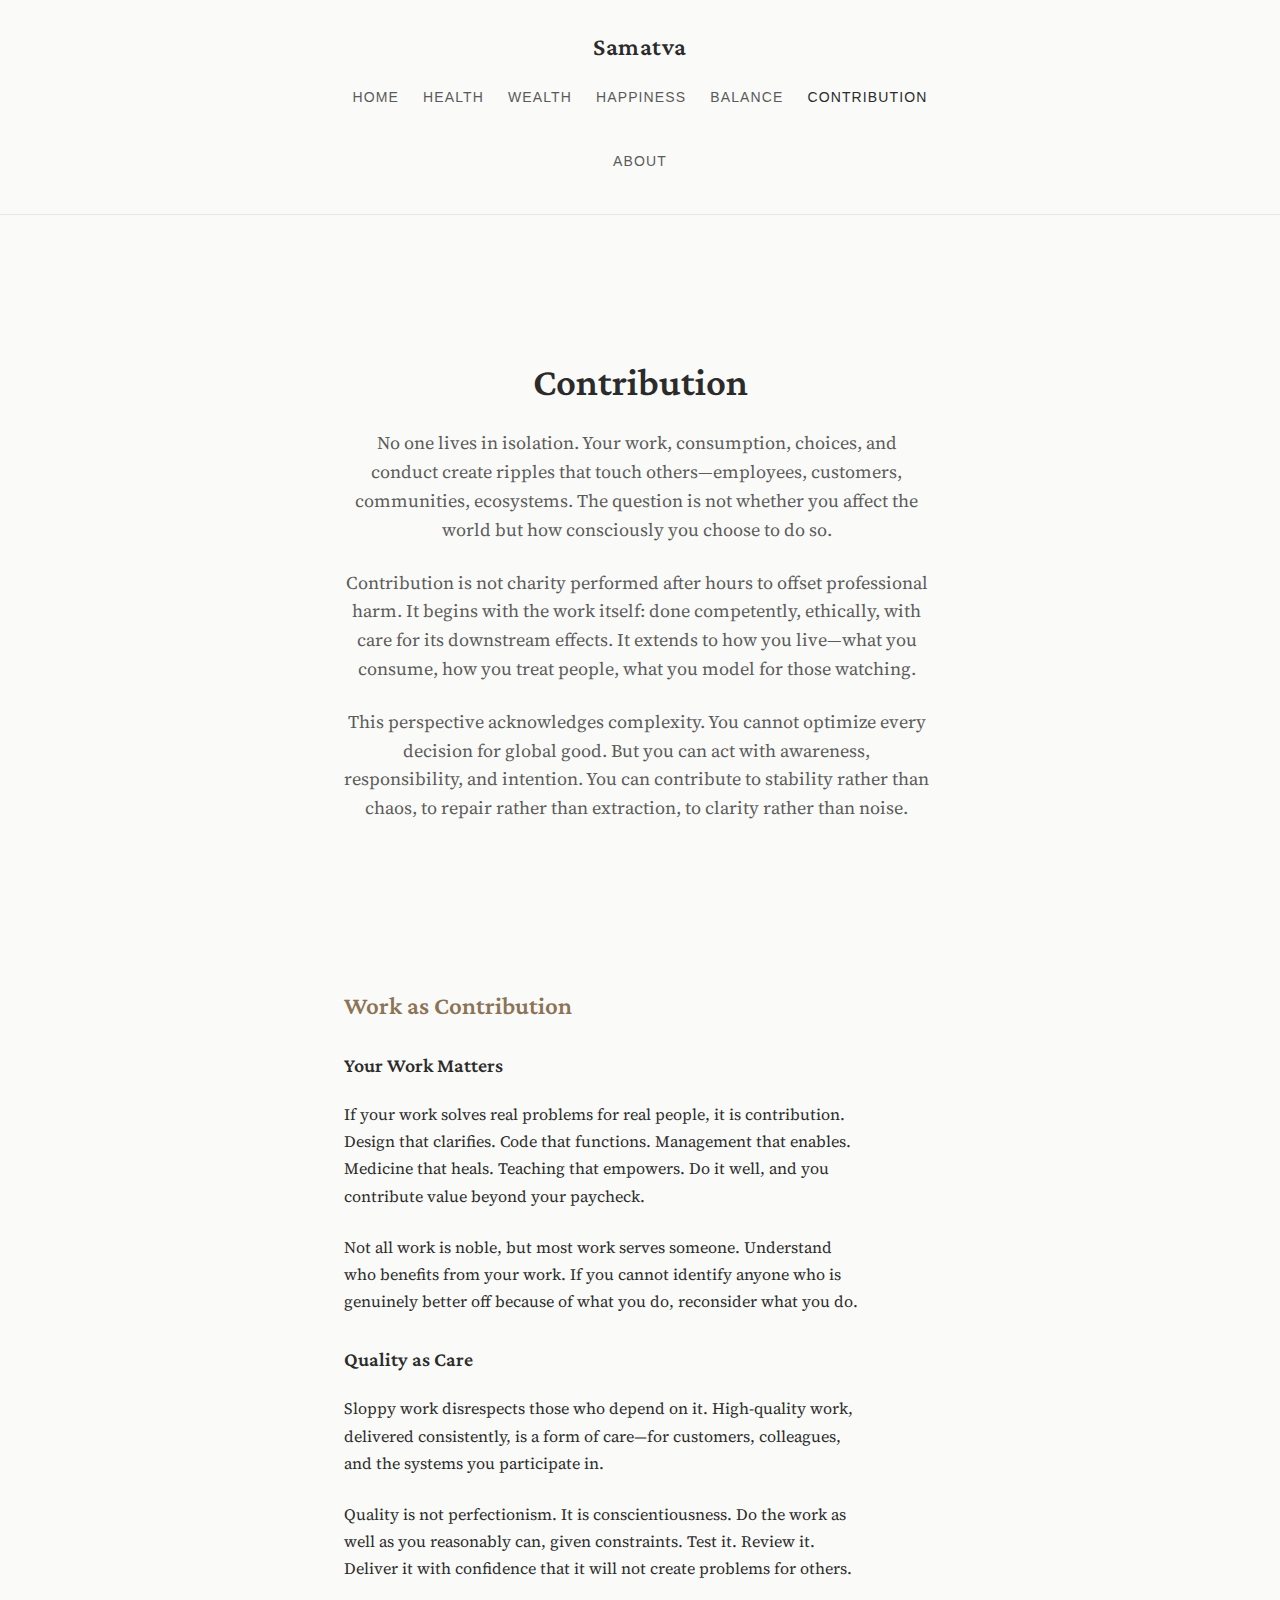
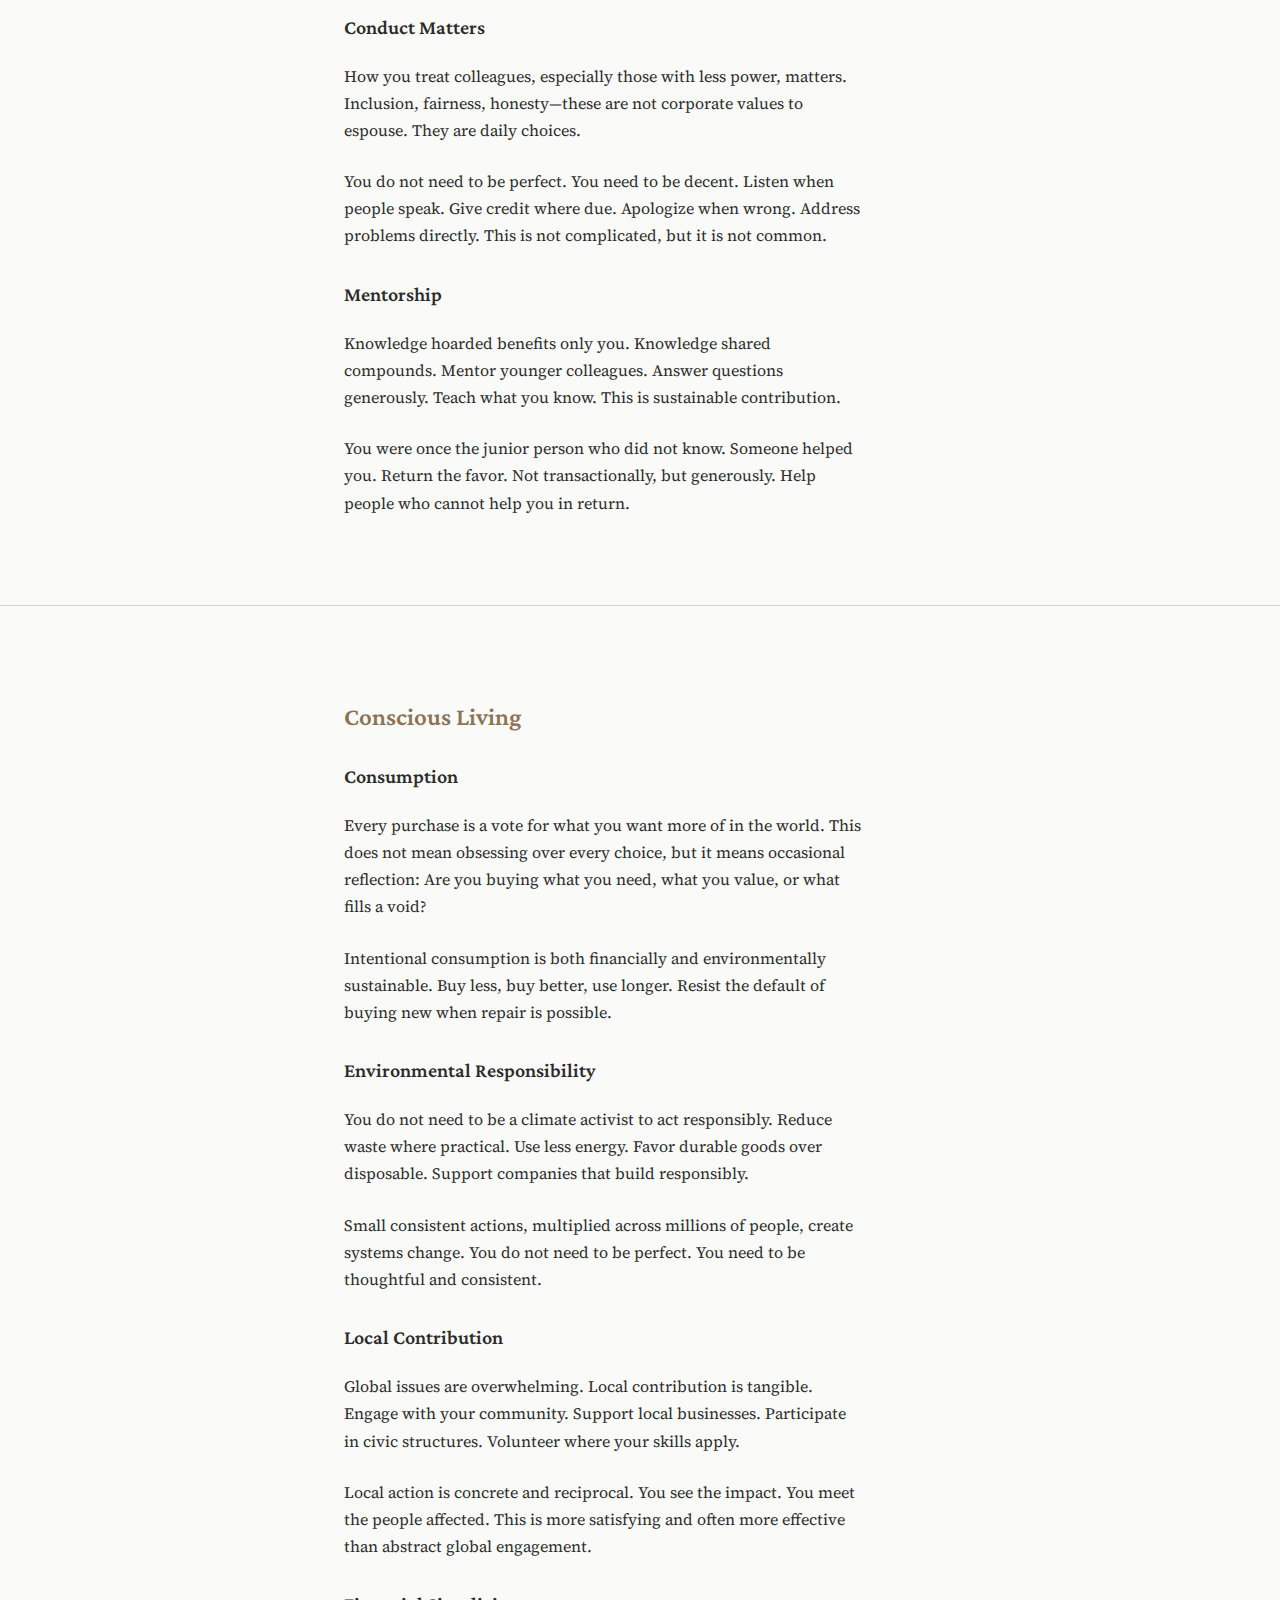
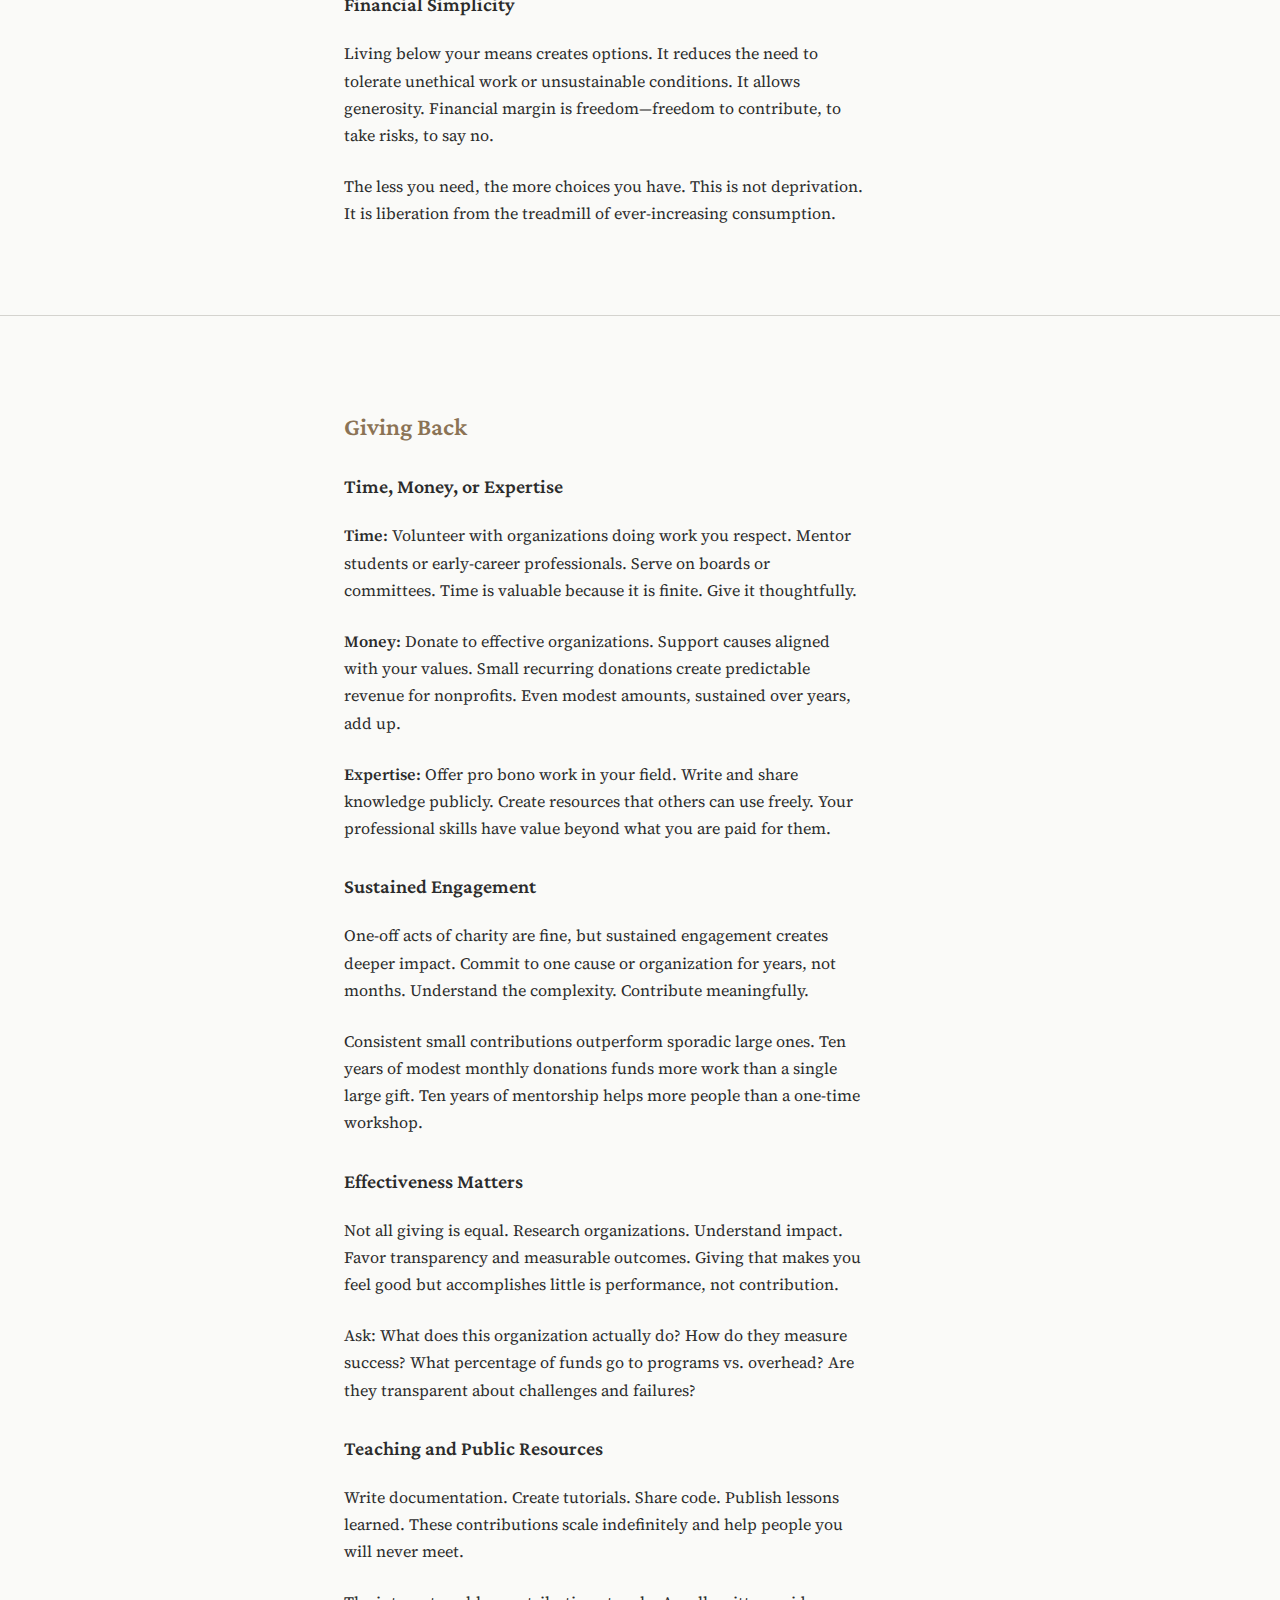
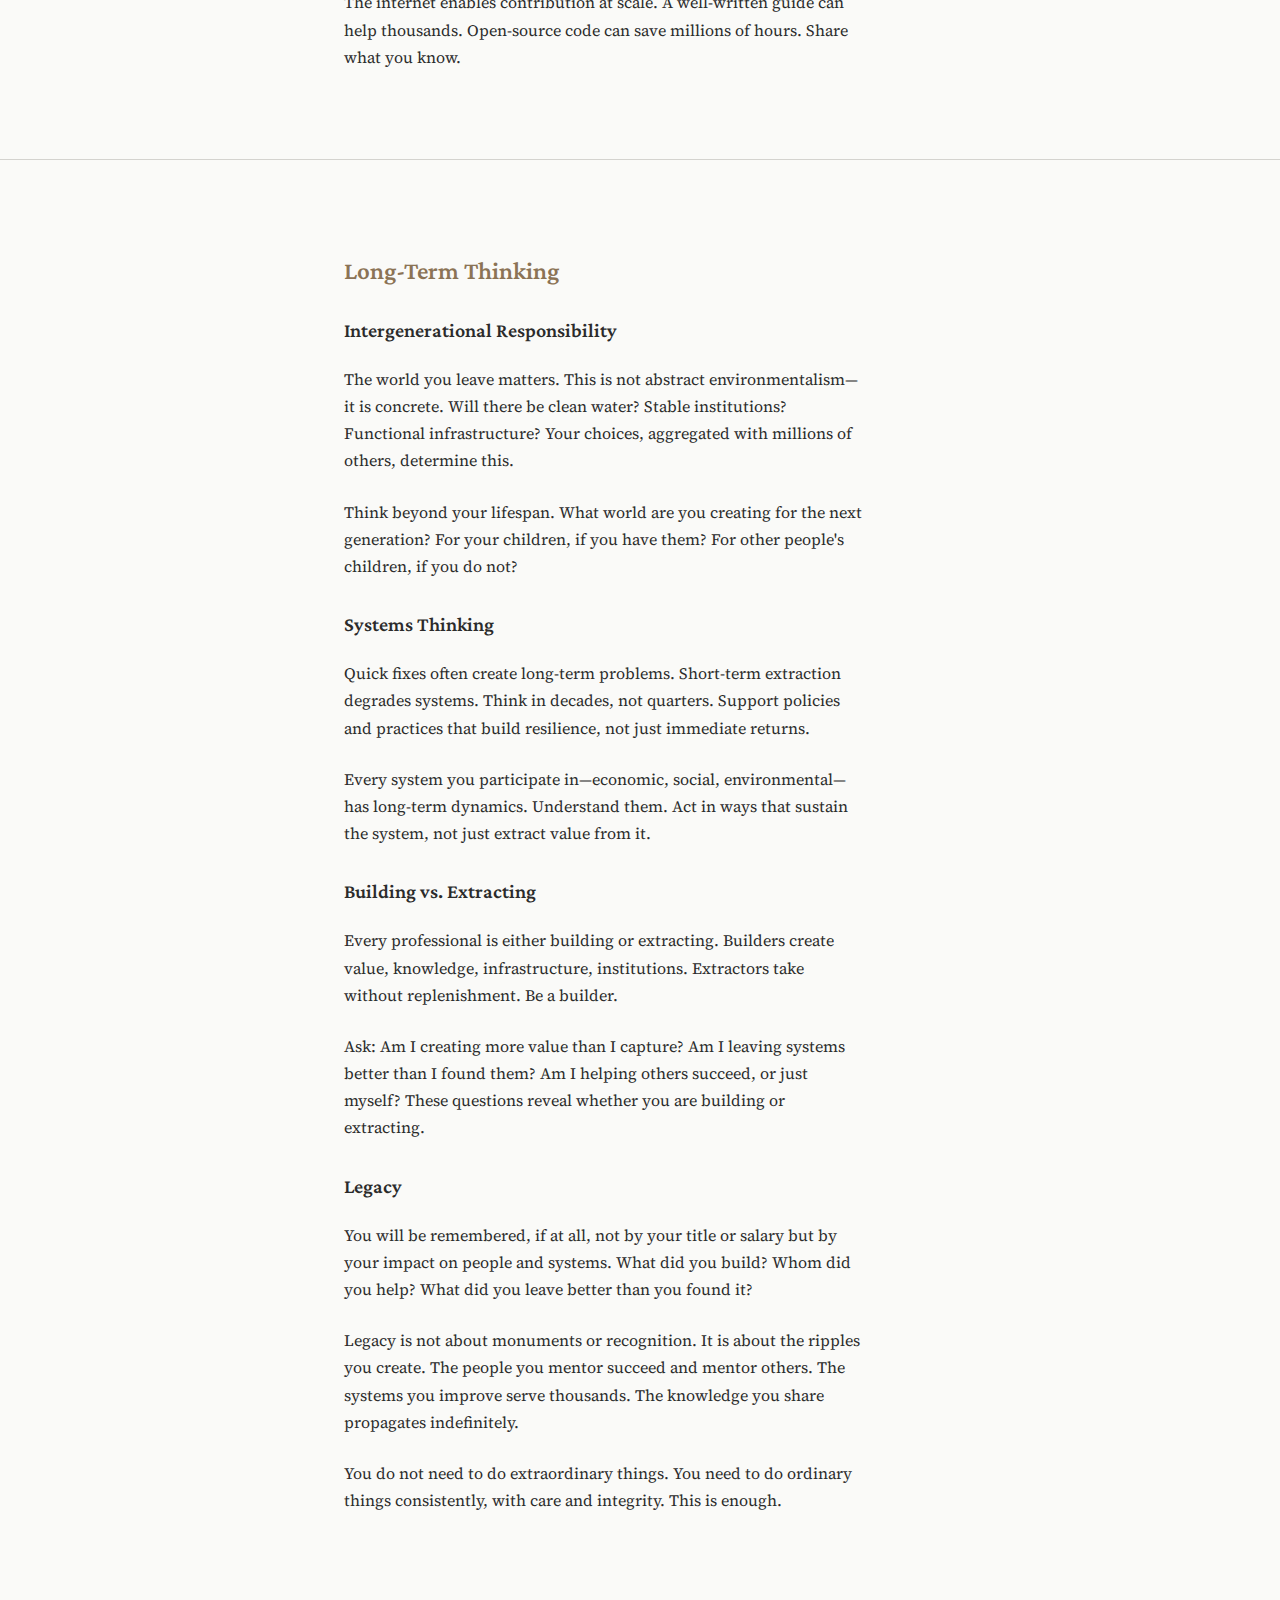
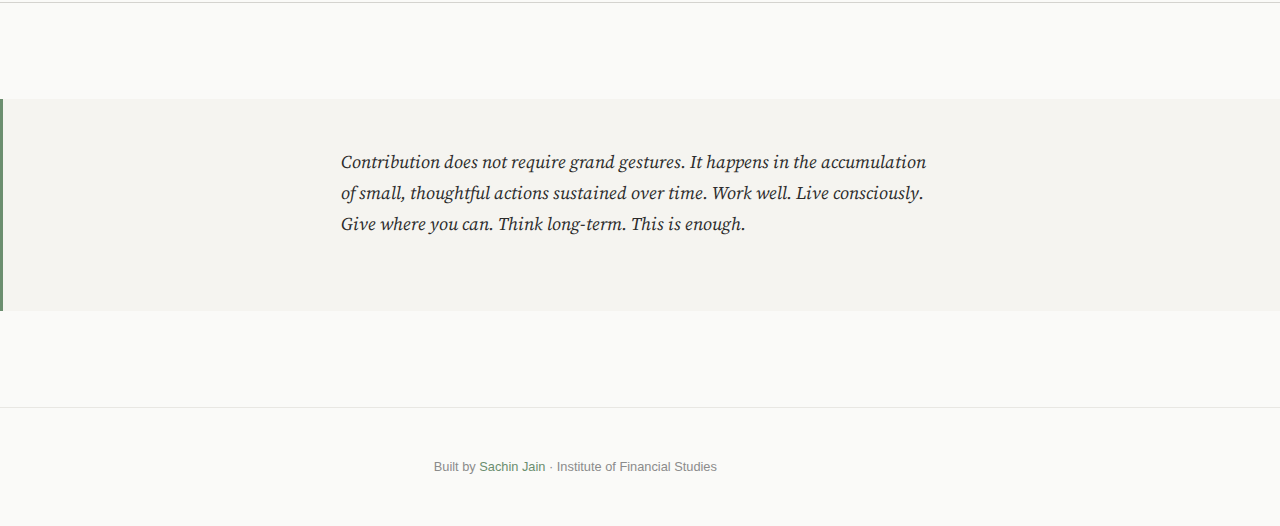
<file: contribution.html>
<!DOCTYPE html>
<html lang="en">
<head>
    <meta charset="UTF-8">
    <meta name="viewport" content="width=device-width, initial-scale=1.0">
    <title>Contribution — Samatva</title>
    <meta name="description" content="Individual responsibility to society, community, and environment. Quiet, sustained contribution through work and living.">
    
    <!-- Google Fonts -->
    <link rel="preconnect" href="https://fonts.googleapis.com">
    <link rel="preconnect" href="https://fonts.gstatic.com" crossorigin>
    <link href="https://fonts.googleapis.com/css2?family=Crimson+Pro:wght@400;600&family=Source+Serif+4:ital,wght@0,400;0,600;1,400&display=swap" rel="stylesheet">
    
    <!-- Stylesheet -->
    <link rel="stylesheet" href="styles/main.css">
</head>
<body>
    
    <!-- HEADER -->
    <header class="site-header">
        <div class="container">
            <h1 class="site-title"><a href="index.html">Samatva</a></h1>
            <nav class="main-nav" role="navigation" aria-label="Main navigation">
                <a href="index.html">Home</a>
                <a href="health.html">Health</a>
                <a href="wealth.html">Wealth</a>
                <a href="happiness.html">Happiness</a>
                <a href="balance.html">Balance</a>
                <a href="contribution.html" class="active" aria-current="page">Contribution</a>
                <a href="about.html">About</a>
            </nav>
        </div>
    </header>

    <!-- MAIN CONTENT -->
    <main class="main-content">
        
        <!-- PAGE HEADER -->
        <section class="page-header">
            <div class="container">
                <h2 class="page-title">Contribution</h2>
                <div class="page-intro">
                    <p>No one lives in isolation. Your work, consumption, choices, and conduct create ripples that touch others—employees, customers, communities, ecosystems. The question is not whether you affect the world but how consciously you choose to do so.</p>
                    <p>Contribution is not charity performed after hours to offset professional harm. It begins with the work itself: done competently, ethically, with care for its downstream effects. It extends to how you live—what you consume, how you treat people, what you model for those watching.</p>
                    <p>This perspective acknowledges complexity. You cannot optimize every decision for global good. But you can act with awareness, responsibility, and intention. You can contribute to stability rather than chaos, to repair rather than extraction, to clarity rather than noise.</p>
                </div>
            </div>
        </section>

        <!-- WORK AS CONTRIBUTION -->
        <section class="content-section">
            <div class="container">
                <h3 class="section-title">Work as Contribution</h3>
                
                <h4 class="section-subtitle">Your Work Matters</h4>
                <p>If your work solves real problems for real people, it is contribution. Design that clarifies. Code that functions. Management that enables. Medicine that heals. Teaching that empowers. Do it well, and you contribute value beyond your paycheck.</p>
                <p>Not all work is noble, but most work serves someone. Understand who benefits from your work. If you cannot identify anyone who is genuinely better off because of what you do, reconsider what you do.</p>
                
                <h4 class="section-subtitle">Quality as Care</h4>
                <p>Sloppy work disrespects those who depend on it. High-quality work, delivered consistently, is a form of care—for customers, colleagues, and the systems you participate in.</p>
                <p>Quality is not perfectionism. It is conscientiousness. Do the work as well as you reasonably can, given constraints. Test it. Review it. Deliver it with confidence that it will not create problems for others.</p>
                
                <h4 class="section-subtitle">Conduct Matters</h4>
                <p>How you treat colleagues, especially those with less power, matters. Inclusion, fairness, honesty—these are not corporate values to espouse. They are daily choices.</p>
                <p>You do not need to be perfect. You need to be decent. Listen when people speak. Give credit where due. Apologize when wrong. Address problems directly. This is not complicated, but it is not common.</p>
                
                <h4 class="section-subtitle">Mentorship</h4>
                <p>Knowledge hoarded benefits only you. Knowledge shared compounds. Mentor younger colleagues. Answer questions generously. Teach what you know. This is sustainable contribution.</p>
                <p>You were once the junior person who did not know. Someone helped you. Return the favor. Not transactionally, but generously. Help people who cannot help you in return.</p>
            </div>
        </section>

        <!-- CONSCIOUS LIVING -->
        <section class="content-section">
            <div class="container">
                <h3 class="section-title">Conscious Living</h3>
                
                <h4 class="section-subtitle">Consumption</h4>
                <p>Every purchase is a vote for what you want more of in the world. This does not mean obsessing over every choice, but it means occasional reflection: Are you buying what you need, what you value, or what fills a void?</p>
                <p>Intentional consumption is both financially and environmentally sustainable. Buy less, buy better, use longer. Resist the default of buying new when repair is possible.</p>
                
                <h4 class="section-subtitle">Environmental Responsibility</h4>
                <p>You do not need to be a climate activist to act responsibly. Reduce waste where practical. Use less energy. Favor durable goods over disposable. Support companies that build responsibly.</p>
                <p>Small consistent actions, multiplied across millions of people, create systems change. You do not need to be perfect. You need to be thoughtful and consistent.</p>
                
                <h4 class="section-subtitle">Local Contribution</h4>
                <p>Global issues are overwhelming. Local contribution is tangible. Engage with your community. Support local businesses. Participate in civic structures. Volunteer where your skills apply.</p>
                <p>Local action is concrete and reciprocal. You see the impact. You meet the people affected. This is more satisfying and often more effective than abstract global engagement.</p>
                
                <h4 class="section-subtitle">Financial Simplicity</h4>
                <p>Living below your means creates options. It reduces the need to tolerate unethical work or unsustainable conditions. It allows generosity. Financial margin is freedom—freedom to contribute, to take risks, to say no.</p>
                <p>The less you need, the more choices you have. This is not deprivation. It is liberation from the treadmill of ever-increasing consumption.</p>
            </div>
        </section>

        <!-- GIVING BACK -->
        <section class="content-section">
            <div class="container">
                <h3 class="section-title">Giving Back</h3>
                
                <h4 class="section-subtitle">Time, Money, or Expertise</h4>
                <p><strong>Time:</strong> Volunteer with organizations doing work you respect. Mentor students or early-career professionals. Serve on boards or committees. Time is valuable because it is finite. Give it thoughtfully.</p>
                <p><strong>Money:</strong> Donate to effective organizations. Support causes aligned with your values. Small recurring donations create predictable revenue for nonprofits. Even modest amounts, sustained over years, add up.</p>
                <p><strong>Expertise:</strong> Offer pro bono work in your field. Write and share knowledge publicly. Create resources that others can use freely. Your professional skills have value beyond what you are paid for them.</p>
                
                <h4 class="section-subtitle">Sustained Engagement</h4>
                <p>One-off acts of charity are fine, but sustained engagement creates deeper impact. Commit to one cause or organization for years, not months. Understand the complexity. Contribute meaningfully.</p>
                <p>Consistent small contributions outperform sporadic large ones. Ten years of modest monthly donations funds more work than a single large gift. Ten years of mentorship helps more people than a one-time workshop.</p>
                
                <h4 class="section-subtitle">Effectiveness Matters</h4>
                <p>Not all giving is equal. Research organizations. Understand impact. Favor transparency and measurable outcomes. Giving that makes you feel good but accomplishes little is performance, not contribution.</p>
                <p>Ask: What does this organization actually do? How do they measure success? What percentage of funds go to programs vs. overhead? Are they transparent about challenges and failures?</p>
                
                <h4 class="section-subtitle">Teaching and Public Resources</h4>
                <p>Write documentation. Create tutorials. Share code. Publish lessons learned. These contributions scale indefinitely and help people you will never meet.</p>
                <p>The internet enables contribution at scale. A well-written guide can help thousands. Open-source code can save millions of hours. Share what you know.</p>
            </div>
        </section>

        <!-- LONG-TERM THINKING -->
        <section class="content-section">
            <div class="container">
                <h3 class="section-title">Long-Term Thinking</h3>
                
                <h4 class="section-subtitle">Intergenerational Responsibility</h4>
                <p>The world you leave matters. This is not abstract environmentalism—it is concrete. Will there be clean water? Stable institutions? Functional infrastructure? Your choices, aggregated with millions of others, determine this.</p>
                <p>Think beyond your lifespan. What world are you creating for the next generation? For your children, if you have them? For other people's children, if you do not?</p>
                
                <h4 class="section-subtitle">Systems Thinking</h4>
                <p>Quick fixes often create long-term problems. Short-term extraction degrades systems. Think in decades, not quarters. Support policies and practices that build resilience, not just immediate returns.</p>
                <p>Every system you participate in—economic, social, environmental—has long-term dynamics. Understand them. Act in ways that sustain the system, not just extract value from it.</p>
                
                <h4 class="section-subtitle">Building vs. Extracting</h4>
                <p>Every professional is either building or extracting. Builders create value, knowledge, infrastructure, institutions. Extractors take without replenishment. Be a builder.</p>
                <p>Ask: Am I creating more value than I capture? Am I leaving systems better than I found them? Am I helping others succeed, or just myself? These questions reveal whether you are building or extracting.</p>
                
                <h4 class="section-subtitle">Legacy</h4>
                <p>You will be remembered, if at all, not by your title or salary but by your impact on people and systems. What did you build? Whom did you help? What did you leave better than you found it?</p>
                <p>Legacy is not about monuments or recognition. It is about the ripples you create. The people you mentor succeed and mentor others. The systems you improve serve thousands. The knowledge you share propagates indefinitely.</p>
                <p>You do not need to do extraordinary things. You need to do ordinary things consistently, with care and integrity. This is enough.</p>
            </div>
        </section>

        <!-- CLOSING REFLECTION -->
        <section class="closing-reflection">
            <div class="container">
                <p>Contribution does not require grand gestures. It happens in the accumulation of small, thoughtful actions sustained over time. Work well. Live consciously. Give where you can. Think long-term. This is enough.</p>
            </div>
        </section>

    </main>

    <!-- FOOTER -->
    <footer class="site-footer">
        <div class="container">
            <p>Built by <a href="https://www.linkedin.com/in/sachinjain" target="_blank" rel="noopener">Sachin Jain</a> · Institute of Financial Studies</p>
        </div>
    </footer>

</body>
</html>
</file>
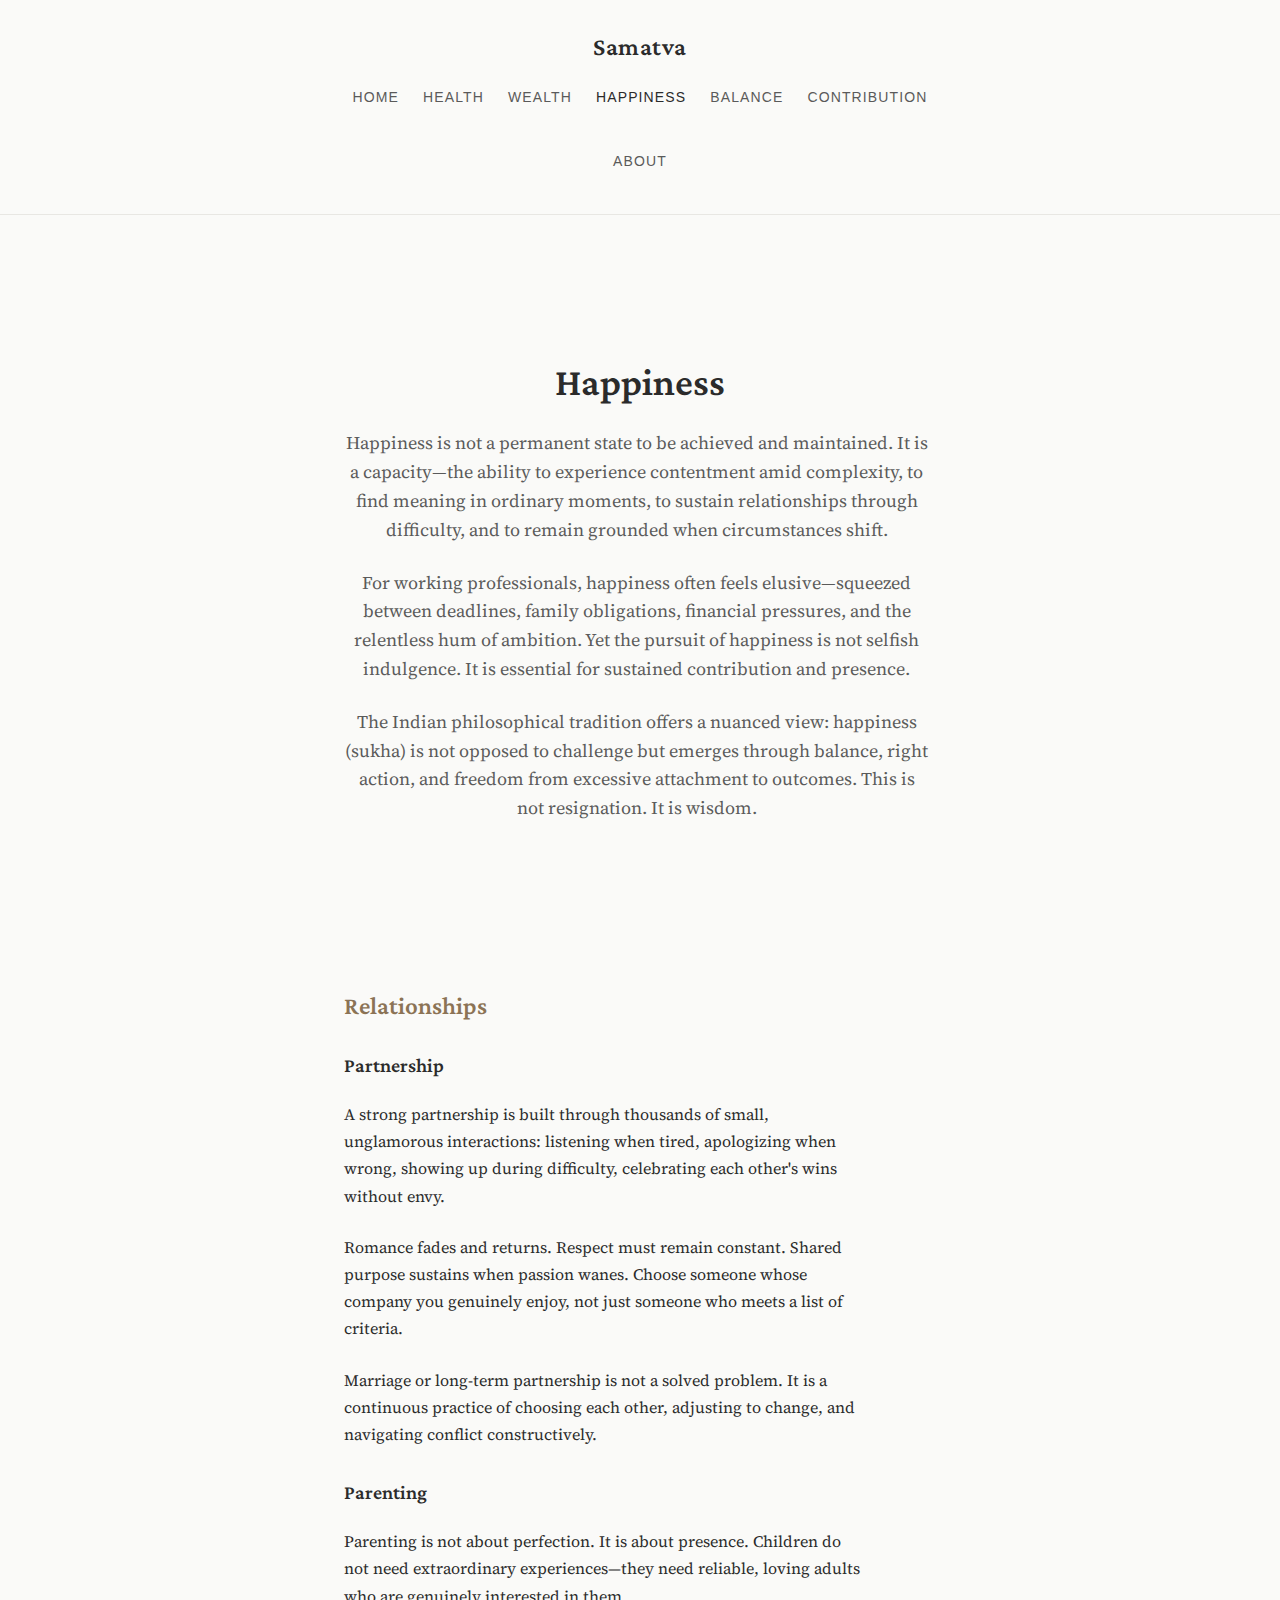
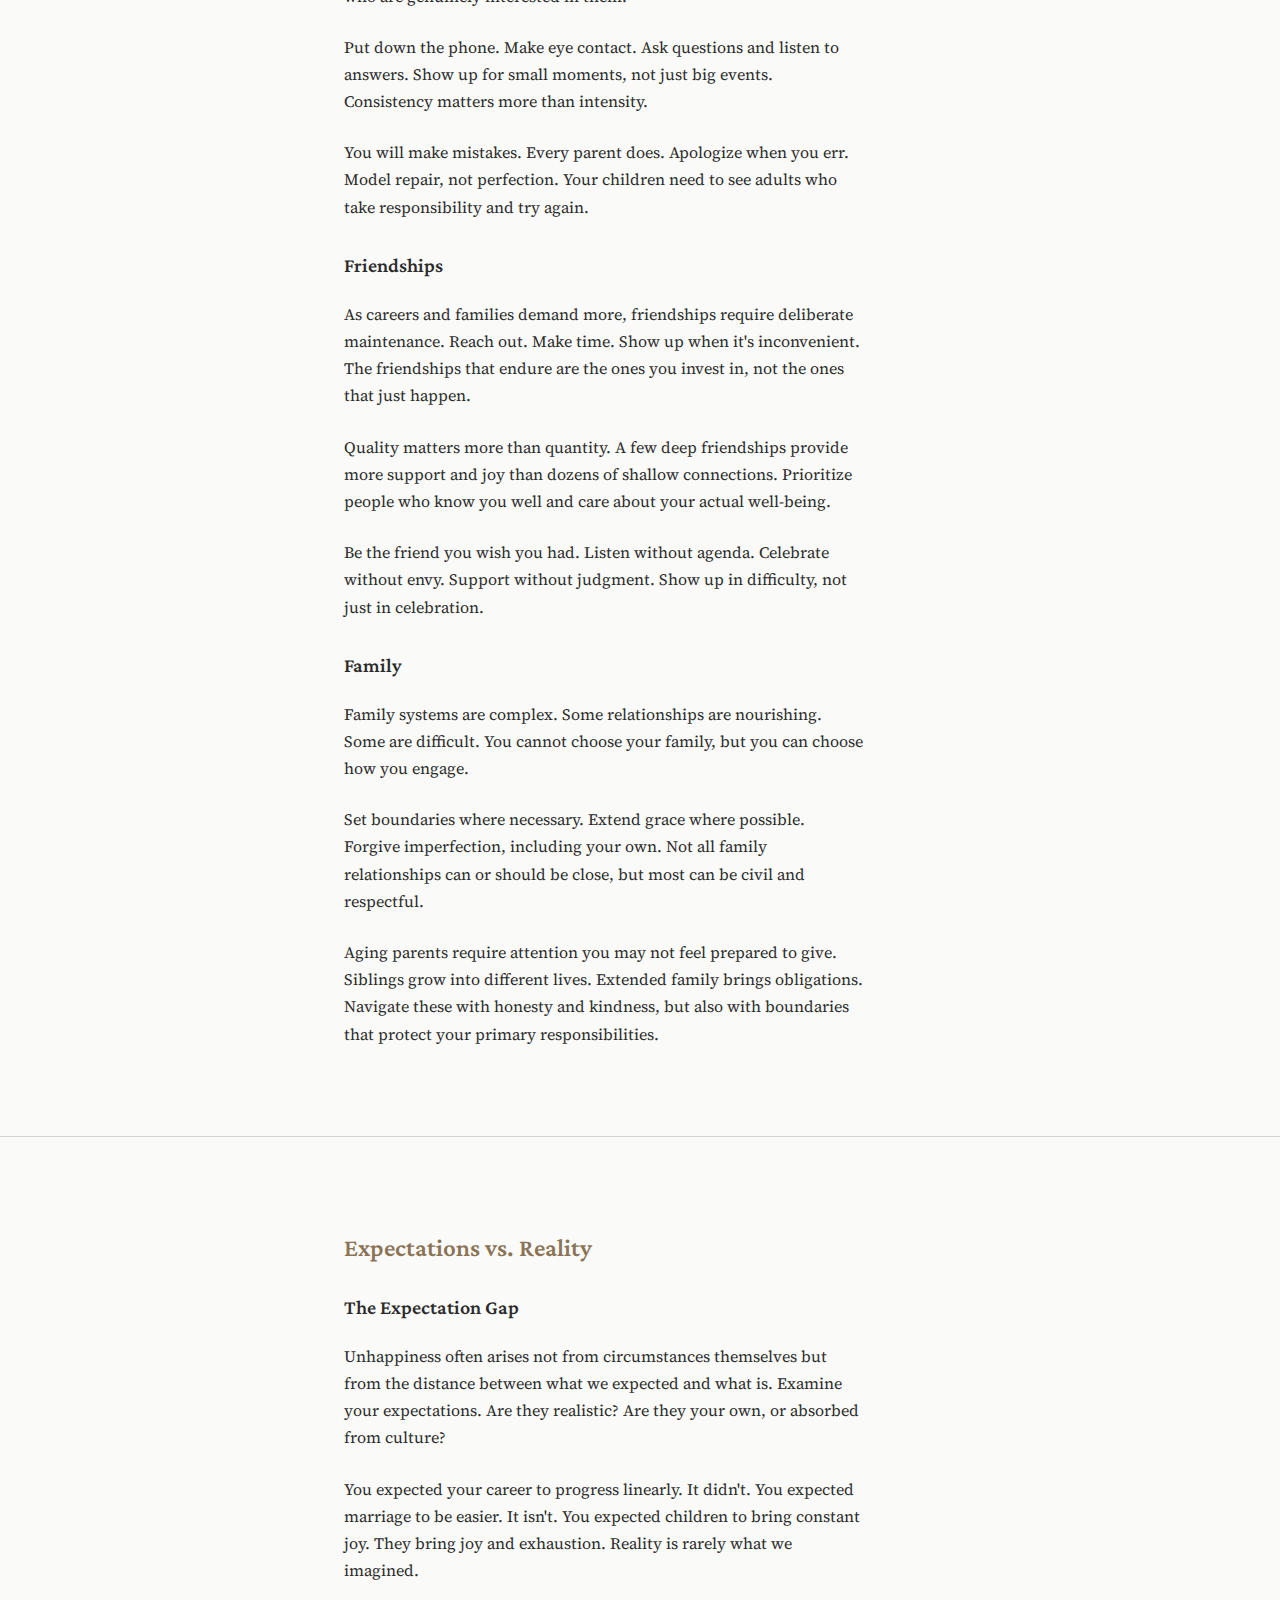
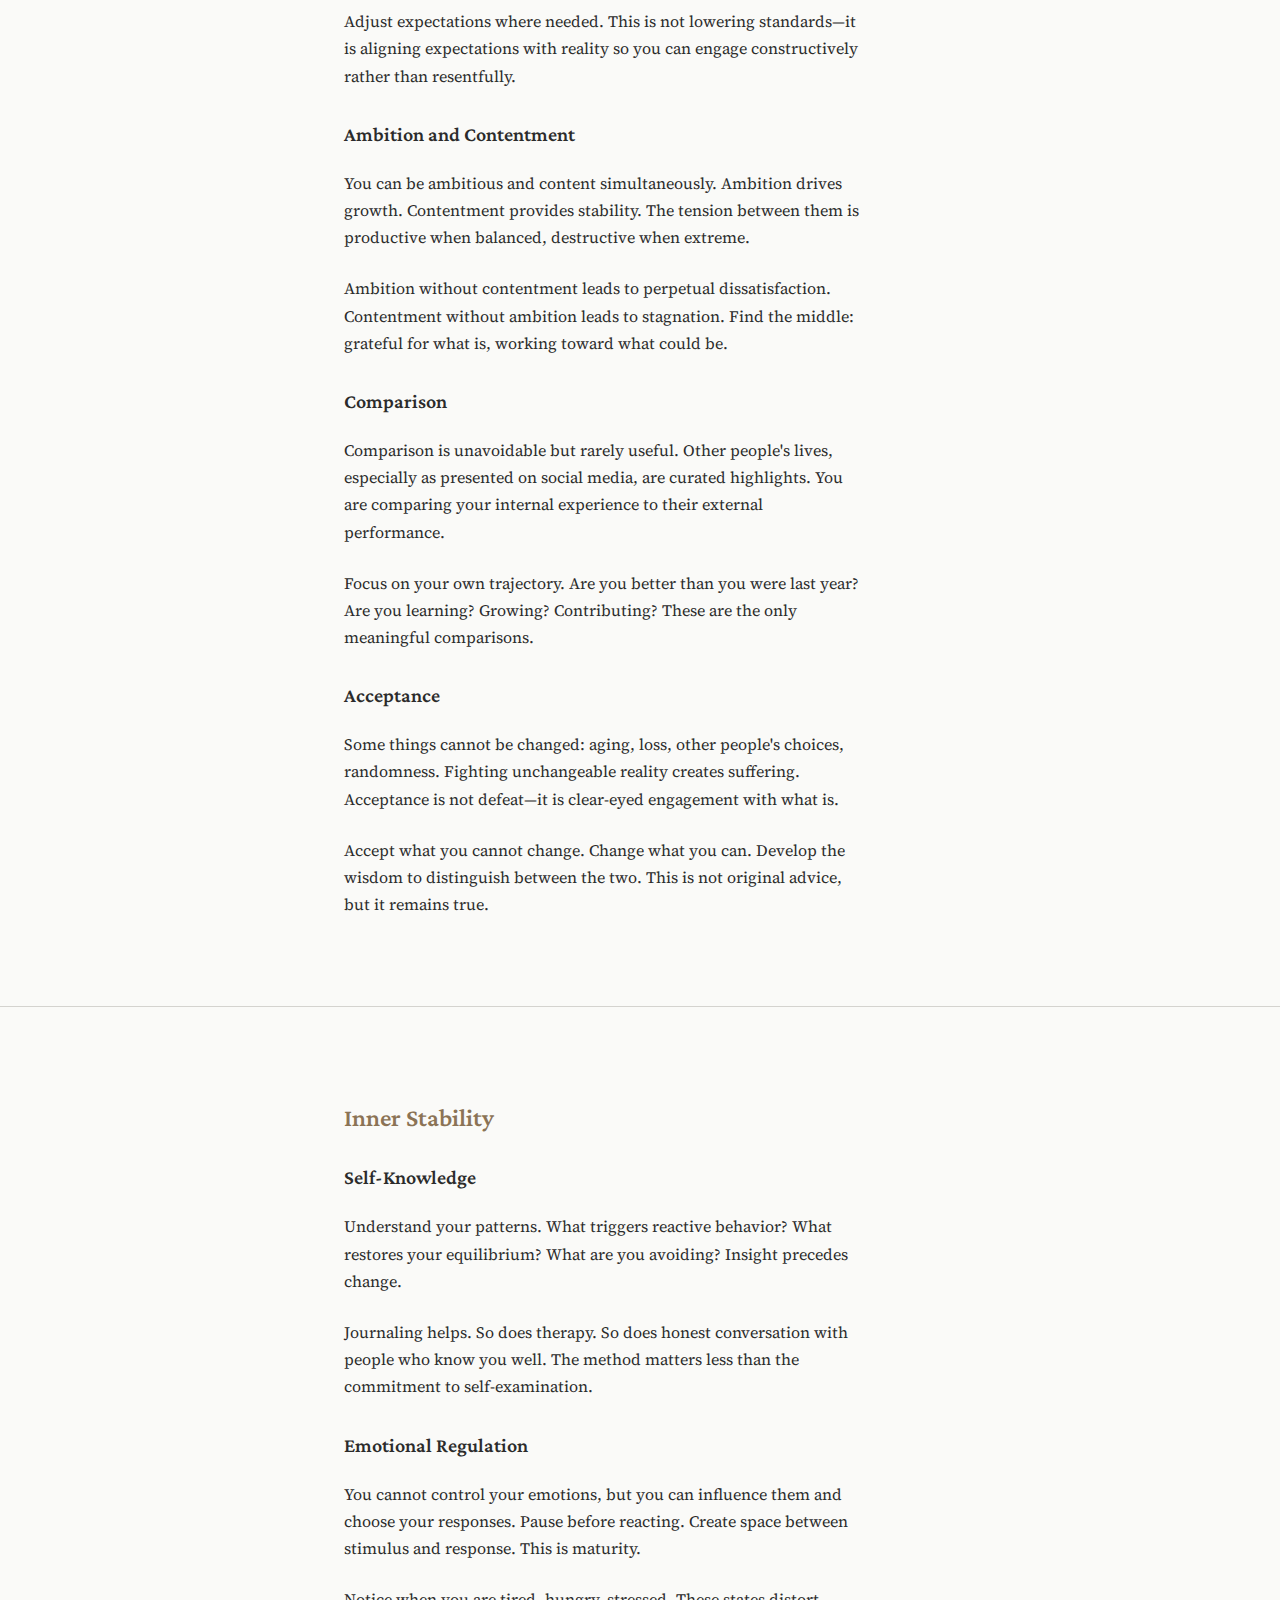
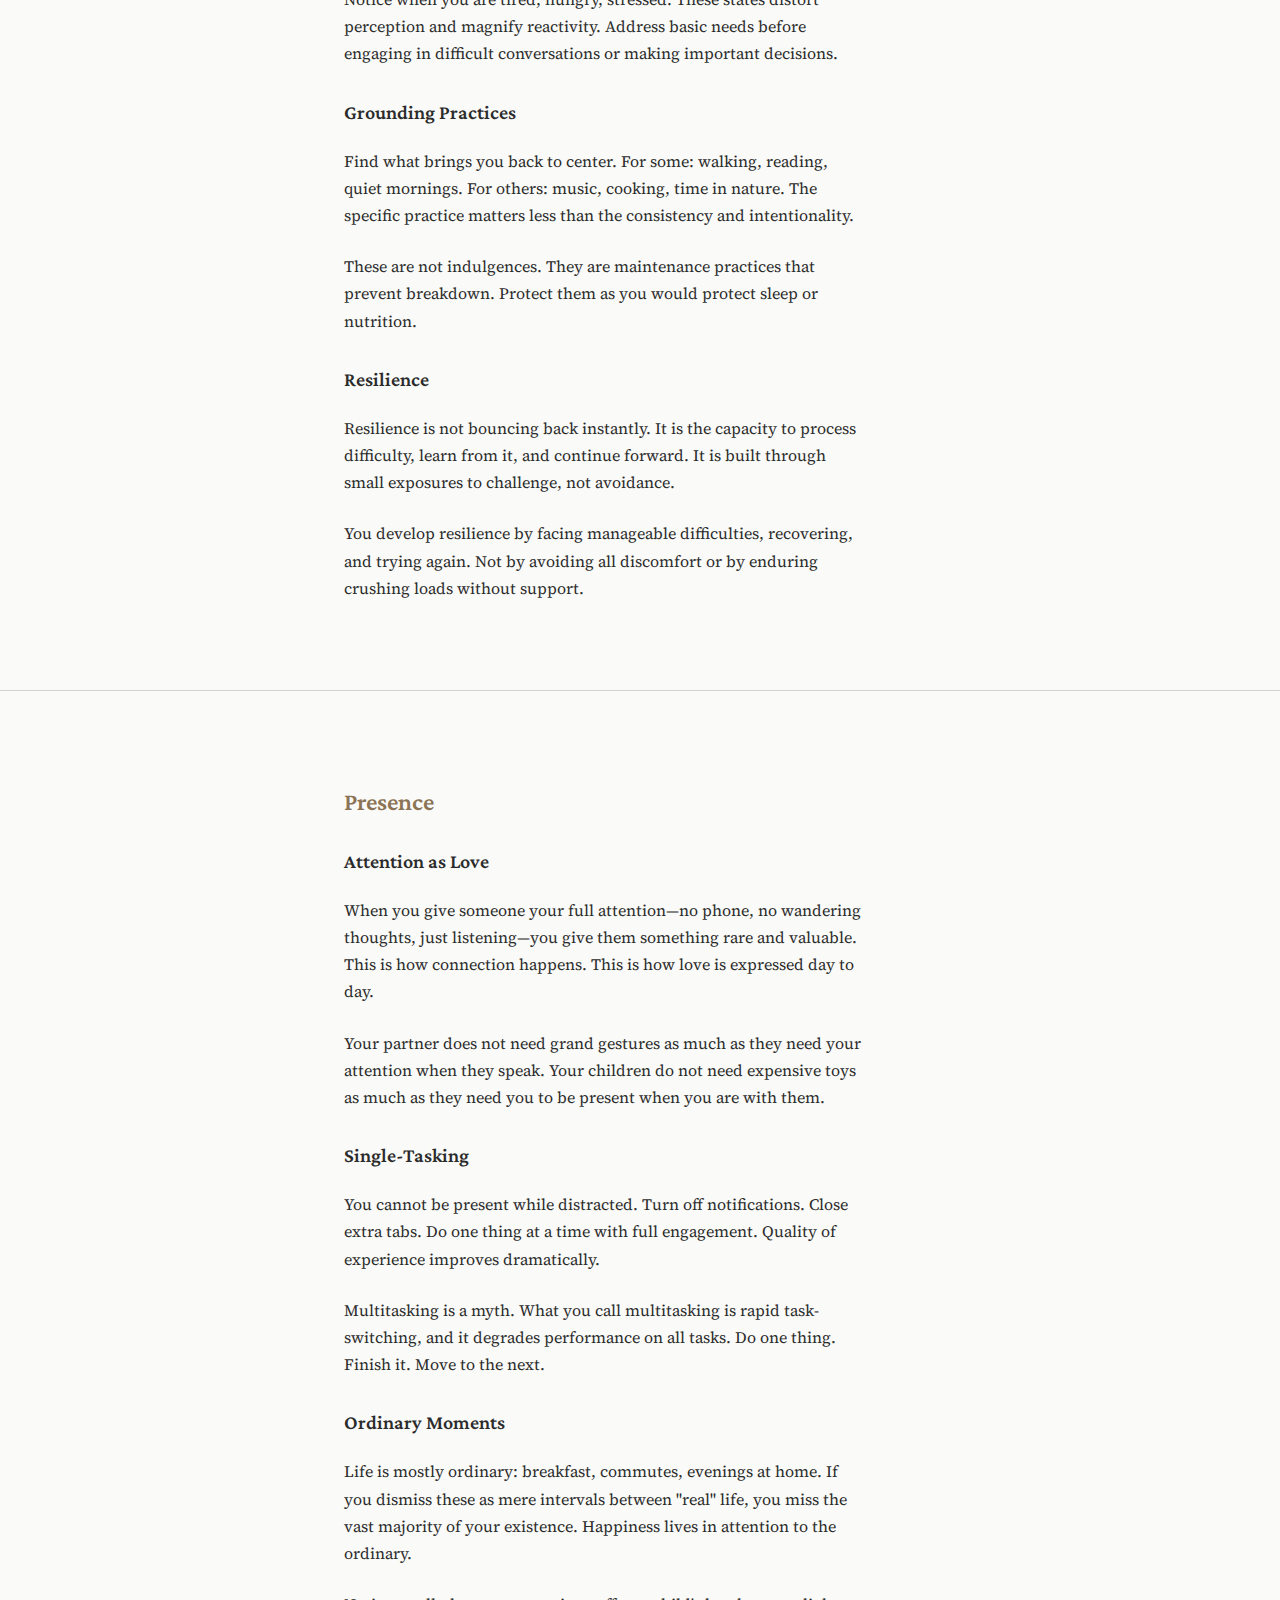
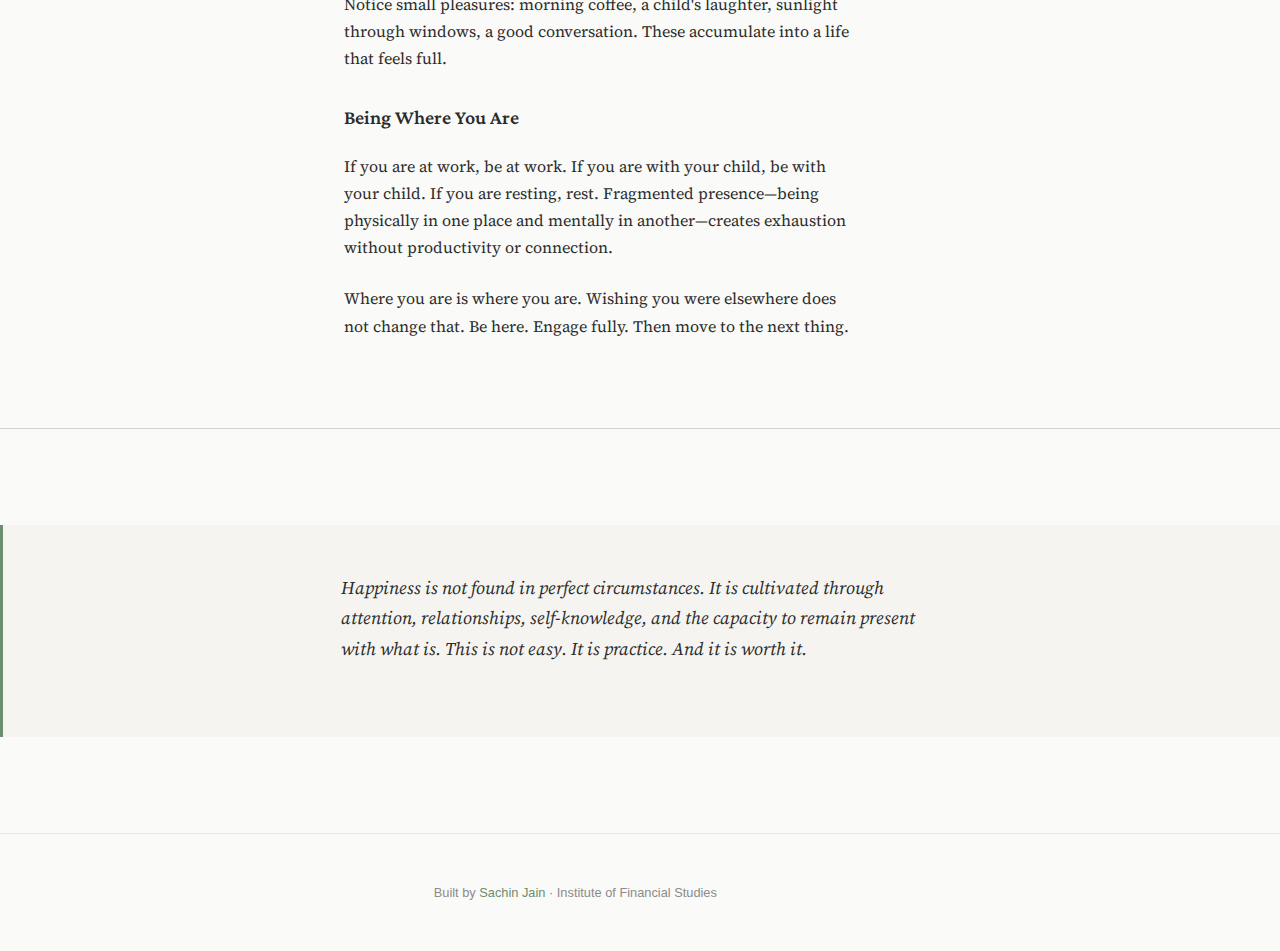
<file: happiness.html>
<!DOCTYPE html>
<html lang="en">
<head>
    <meta charset="UTF-8">
    <meta name="viewport" content="width=device-width, initial-scale=1.0">
    <title>Happiness — Samatva</title>
    <meta name="description" content="Relationships, purpose, and inner stability. Building contentment and meaning in professional life.">
    
    <!-- Google Fonts -->
    <link rel="preconnect" href="https://fonts.googleapis.com">
    <link rel="preconnect" href="https://fonts.gstatic.com" crossorigin>
    <link href="https://fonts.googleapis.com/css2?family=Crimson+Pro:wght@400;600&family=Source+Serif+4:ital,wght@0,400;0,600;1,400&display=swap" rel="stylesheet">
    
    <!-- Stylesheet -->
    <link rel="stylesheet" href="styles/main.css">
</head>
<body>
    
    <!-- HEADER -->
    <header class="site-header">
        <div class="container">
            <h1 class="site-title"><a href="index.html">Samatva</a></h1>
            <nav class="main-nav" role="navigation" aria-label="Main navigation">
                <a href="index.html">Home</a>
                <a href="health.html">Health</a>
                <a href="wealth.html">Wealth</a>
                <a href="happiness.html" class="active" aria-current="page">Happiness</a>
                <a href="balance.html">Balance</a>
                <a href="contribution.html">Contribution</a>
                <a href="about.html">About</a>
            </nav>
        </div>
    </header>

    <!-- MAIN CONTENT -->
    <main class="main-content">
        
        <!-- PAGE HEADER -->
        <section class="page-header">
            <div class="container">
                <h2 class="page-title">Happiness</h2>
                <div class="page-intro">
                    <p>Happiness is not a permanent state to be achieved and maintained. It is a capacity—the ability to experience contentment amid complexity, to find meaning in ordinary moments, to sustain relationships through difficulty, and to remain grounded when circumstances shift.</p>
                    <p>For working professionals, happiness often feels elusive—squeezed between deadlines, family obligations, financial pressures, and the relentless hum of ambition. Yet the pursuit of happiness is not selfish indulgence. It is essential for sustained contribution and presence.</p>
                    <p>The Indian philosophical tradition offers a nuanced view: happiness (sukha) is not opposed to challenge but emerges through balance, right action, and freedom from excessive attachment to outcomes. This is not resignation. It is wisdom.</p>
                </div>
            </div>
        </section>

        <!-- RELATIONSHIPS -->
        <section class="content-section">
            <div class="container">
                <h3 class="section-title">Relationships</h3>
                
                <h4 class="section-subtitle">Partnership</h4>
                <p>A strong partnership is built through thousands of small, unglamorous interactions: listening when tired, apologizing when wrong, showing up during difficulty, celebrating each other's wins without envy.</p>
                <p>Romance fades and returns. Respect must remain constant. Shared purpose sustains when passion wanes. Choose someone whose company you genuinely enjoy, not just someone who meets a list of criteria.</p>
                <p>Marriage or long-term partnership is not a solved problem. It is a continuous practice of choosing each other, adjusting to change, and navigating conflict constructively.</p>
                
                <h4 class="section-subtitle">Parenting</h4>
                <p>Parenting is not about perfection. It is about presence. Children do not need extraordinary experiences—they need reliable, loving adults who are genuinely interested in them.</p>
                <p>Put down the phone. Make eye contact. Ask questions and listen to answers. Show up for small moments, not just big events. Consistency matters more than intensity.</p>
                <p>You will make mistakes. Every parent does. Apologize when you err. Model repair, not perfection. Your children need to see adults who take responsibility and try again.</p>
                
                <h4 class="section-subtitle">Friendships</h4>
                <p>As careers and families demand more, friendships require deliberate maintenance. Reach out. Make time. Show up when it's inconvenient. The friendships that endure are the ones you invest in, not the ones that just happen.</p>
                <p>Quality matters more than quantity. A few deep friendships provide more support and joy than dozens of shallow connections. Prioritize people who know you well and care about your actual well-being.</p>
                <p>Be the friend you wish you had. Listen without agenda. Celebrate without envy. Support without judgment. Show up in difficulty, not just in celebration.</p>
                
                <h4 class="section-subtitle">Family</h4>
                <p>Family systems are complex. Some relationships are nourishing. Some are difficult. You cannot choose your family, but you can choose how you engage.</p>
                <p>Set boundaries where necessary. Extend grace where possible. Forgive imperfection, including your own. Not all family relationships can or should be close, but most can be civil and respectful.</p>
                <p>Aging parents require attention you may not feel prepared to give. Siblings grow into different lives. Extended family brings obligations. Navigate these with honesty and kindness, but also with boundaries that protect your primary responsibilities.</p>
            </div>
        </section>

        <!-- EXPECTATIONS VS REALITY -->
        <section class="content-section">
            <div class="container">
                <h3 class="section-title">Expectations vs. Reality</h3>
                
                <h4 class="section-subtitle">The Expectation Gap</h4>
                <p>Unhappiness often arises not from circumstances themselves but from the distance between what we expected and what is. Examine your expectations. Are they realistic? Are they your own, or absorbed from culture?</p>
                <p>You expected your career to progress linearly. It didn't. You expected marriage to be easier. It isn't. You expected children to bring constant joy. They bring joy and exhaustion. Reality is rarely what we imagined.</p>
                <p>Adjust expectations where needed. This is not lowering standards—it is aligning expectations with reality so you can engage constructively rather than resentfully.</p>
                
                <h4 class="section-subtitle">Ambition and Contentment</h4>
                <p>You can be ambitious and content simultaneously. Ambition drives growth. Contentment provides stability. The tension between them is productive when balanced, destructive when extreme.</p>
                <p>Ambition without contentment leads to perpetual dissatisfaction. Contentment without ambition leads to stagnation. Find the middle: grateful for what is, working toward what could be.</p>
                
                <h4 class="section-subtitle">Comparison</h4>
                <p>Comparison is unavoidable but rarely useful. Other people's lives, especially as presented on social media, are curated highlights. You are comparing your internal experience to their external performance.</p>
                <p>Focus on your own trajectory. Are you better than you were last year? Are you learning? Growing? Contributing? These are the only meaningful comparisons.</p>
                
                <h4 class="section-subtitle">Acceptance</h4>
                <p>Some things cannot be changed: aging, loss, other people's choices, randomness. Fighting unchangeable reality creates suffering. Acceptance is not defeat—it is clear-eyed engagement with what is.</p>
                <p>Accept what you cannot change. Change what you can. Develop the wisdom to distinguish between the two. This is not original advice, but it remains true.</p>
            </div>
        </section>

        <!-- INNER STABILITY -->
        <section class="content-section">
            <div class="container">
                <h3 class="section-title">Inner Stability</h3>
                
                <h4 class="section-subtitle">Self-Knowledge</h4>
                <p>Understand your patterns. What triggers reactive behavior? What restores your equilibrium? What are you avoiding? Insight precedes change.</p>
                <p>Journaling helps. So does therapy. So does honest conversation with people who know you well. The method matters less than the commitment to self-examination.</p>
                
                <h4 class="section-subtitle">Emotional Regulation</h4>
                <p>You cannot control your emotions, but you can influence them and choose your responses. Pause before reacting. Create space between stimulus and response. This is maturity.</p>
                <p>Notice when you are tired, hungry, stressed. These states distort perception and magnify reactivity. Address basic needs before engaging in difficult conversations or making important decisions.</p>
                
                <h4 class="section-subtitle">Grounding Practices</h4>
                <p>Find what brings you back to center. For some: walking, reading, quiet mornings. For others: music, cooking, time in nature. The specific practice matters less than the consistency and intentionality.</p>
                <p>These are not indulgences. They are maintenance practices that prevent breakdown. Protect them as you would protect sleep or nutrition.</p>
                
                <h4 class="section-subtitle">Resilience</h4>
                <p>Resilience is not bouncing back instantly. It is the capacity to process difficulty, learn from it, and continue forward. It is built through small exposures to challenge, not avoidance.</p>
                <p>You develop resilience by facing manageable difficulties, recovering, and trying again. Not by avoiding all discomfort or by enduring crushing loads without support.</p>
            </div>
        </section>

        <!-- PRESENCE -->
        <section class="content-section">
            <div class="container">
                <h3 class="section-title">Presence</h3>
                
                <h4 class="section-subtitle">Attention as Love</h4>
                <p>When you give someone your full attention—no phone, no wandering thoughts, just listening—you give them something rare and valuable. This is how connection happens. This is how love is expressed day to day.</p>
                <p>Your partner does not need grand gestures as much as they need your attention when they speak. Your children do not need expensive toys as much as they need you to be present when you are with them.</p>
                
                <h4 class="section-subtitle">Single-Tasking</h4>
                <p>You cannot be present while distracted. Turn off notifications. Close extra tabs. Do one thing at a time with full engagement. Quality of experience improves dramatically.</p>
                <p>Multitasking is a myth. What you call multitasking is rapid task-switching, and it degrades performance on all tasks. Do one thing. Finish it. Move to the next.</p>
                
                <h4 class="section-subtitle">Ordinary Moments</h4>
                <p>Life is mostly ordinary: breakfast, commutes, evenings at home. If you dismiss these as mere intervals between "real" life, you miss the vast majority of your existence. Happiness lives in attention to the ordinary.</p>
                <p>Notice small pleasures: morning coffee, a child's laughter, sunlight through windows, a good conversation. These accumulate into a life that feels full.</p>
                
                <h4 class="section-subtitle">Being Where You Are</h4>
                <p>If you are at work, be at work. If you are with your child, be with your child. If you are resting, rest. Fragmented presence—being physically in one place and mentally in another—creates exhaustion without productivity or connection.</p>
                <p>Where you are is where you are. Wishing you were elsewhere does not change that. Be here. Engage fully. Then move to the next thing.</p>
            </div>
        </section>

        <!-- CLOSING REFLECTION -->
        <section class="closing-reflection">
            <div class="container">
                <p>Happiness is not found in perfect circumstances. It is cultivated through attention, relationships, self-knowledge, and the capacity to remain present with what is. This is not easy. It is practice. And it is worth it.</p>
            </div>
        </section>

    </main>

    <!-- FOOTER -->
    <footer class="site-footer">
        <div class="container">
            <p>Built by <a href="https://www.linkedin.com/in/sachinjain" target="_blank" rel="noopener">Sachin Jain</a> · Institute of Financial Studies</p>
        </div>
    </footer>

</body>
</html>
</file>
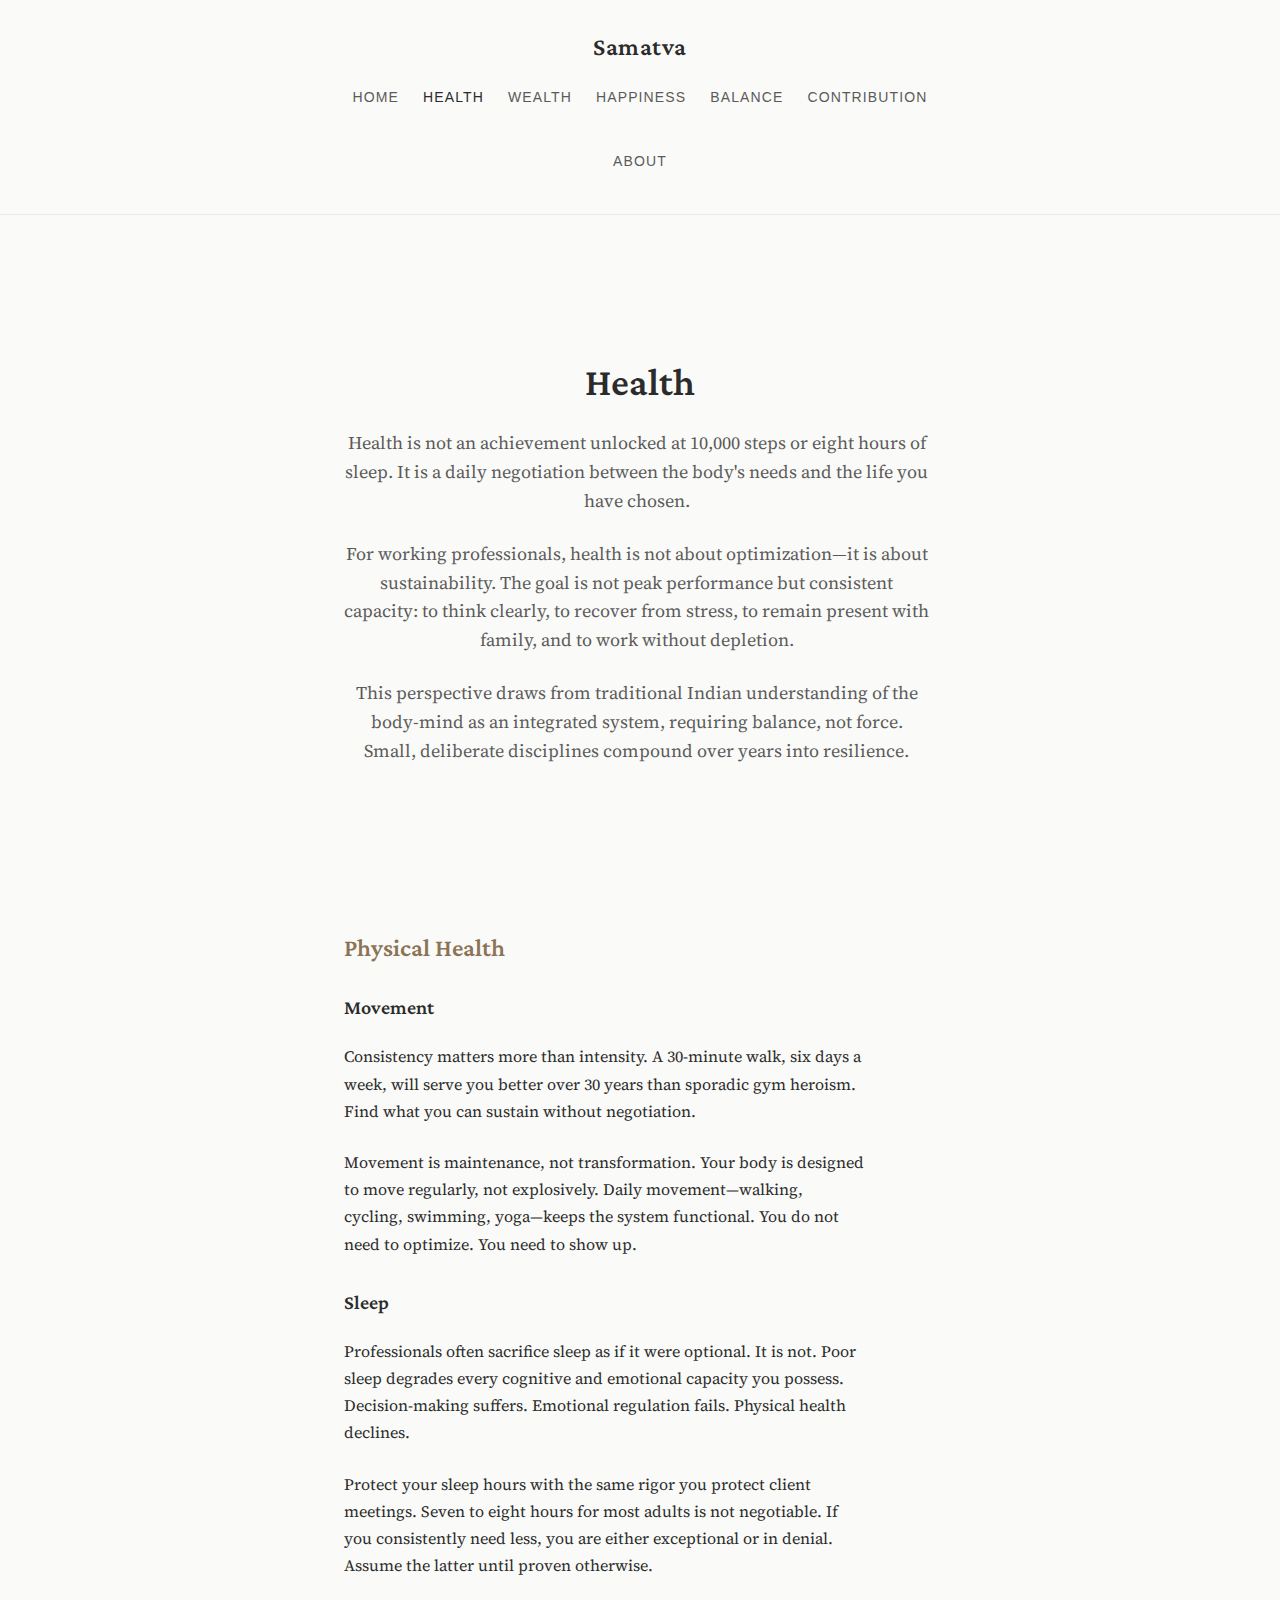
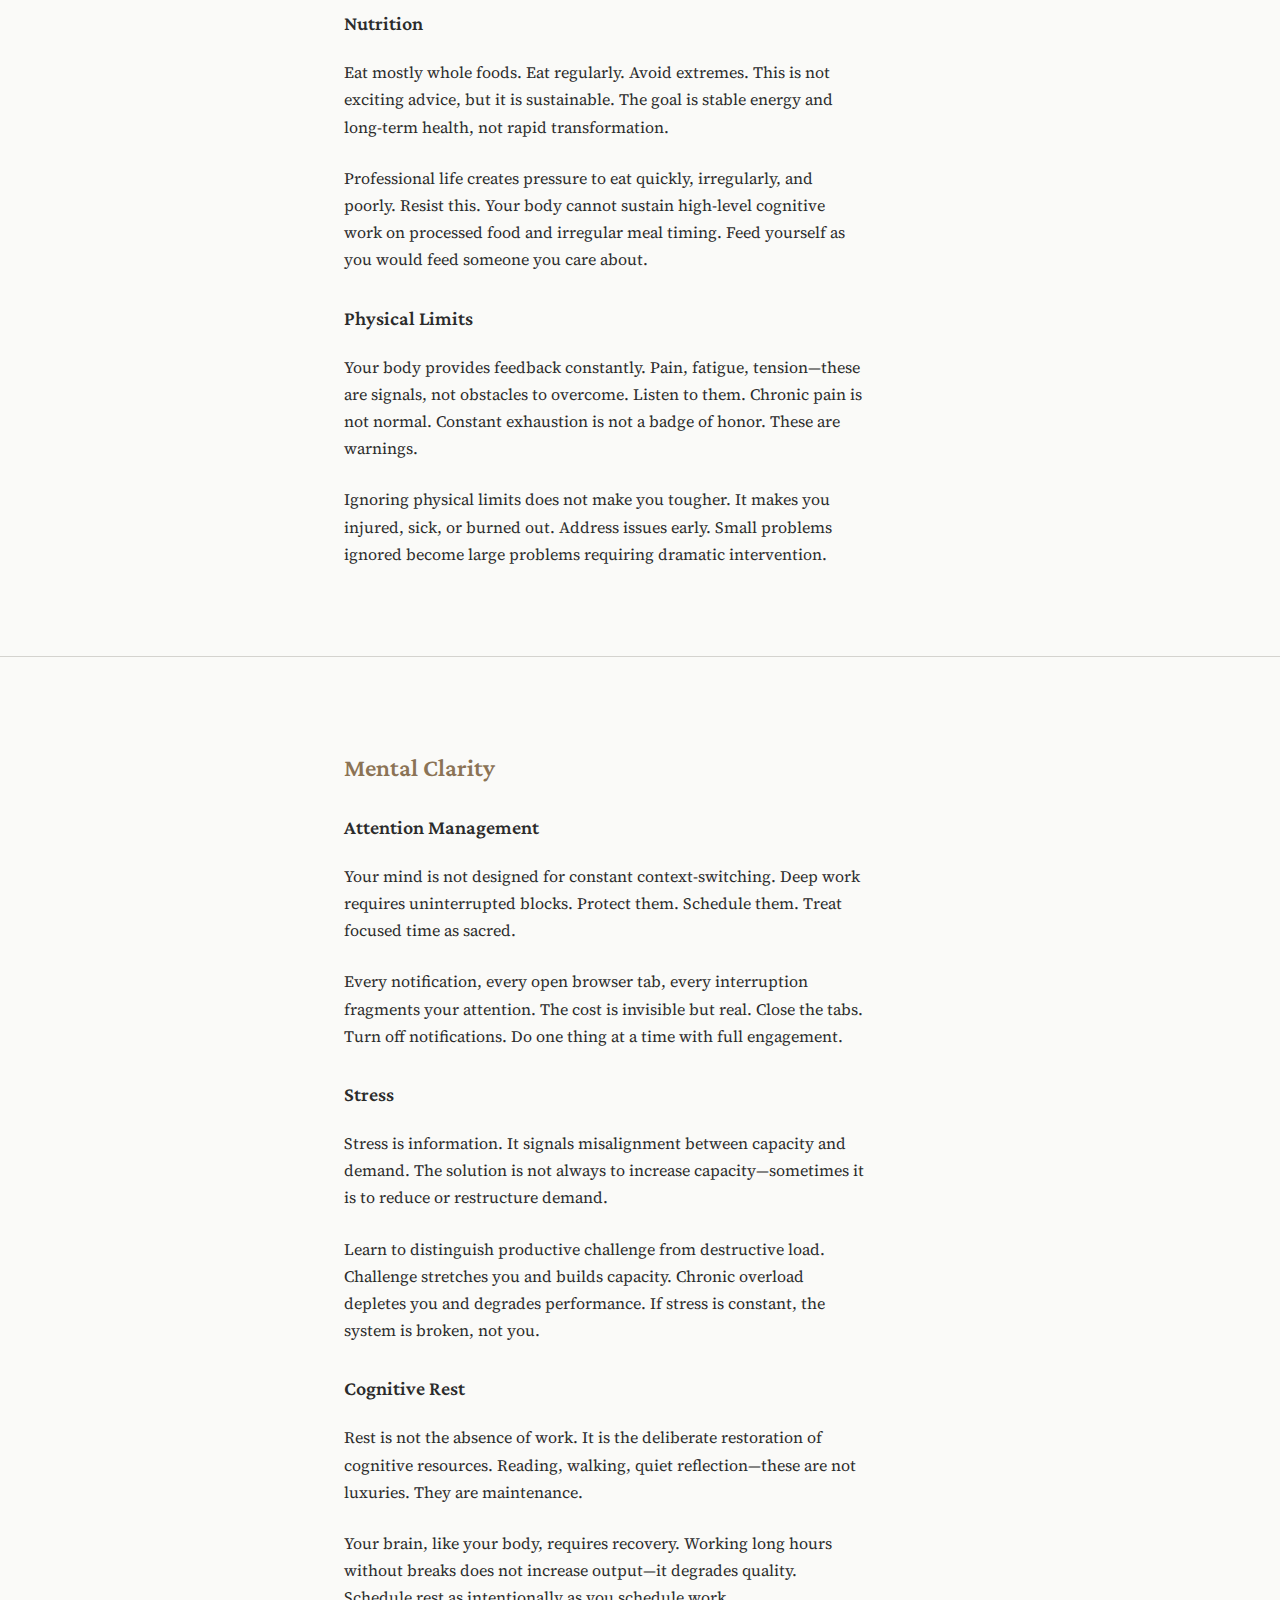
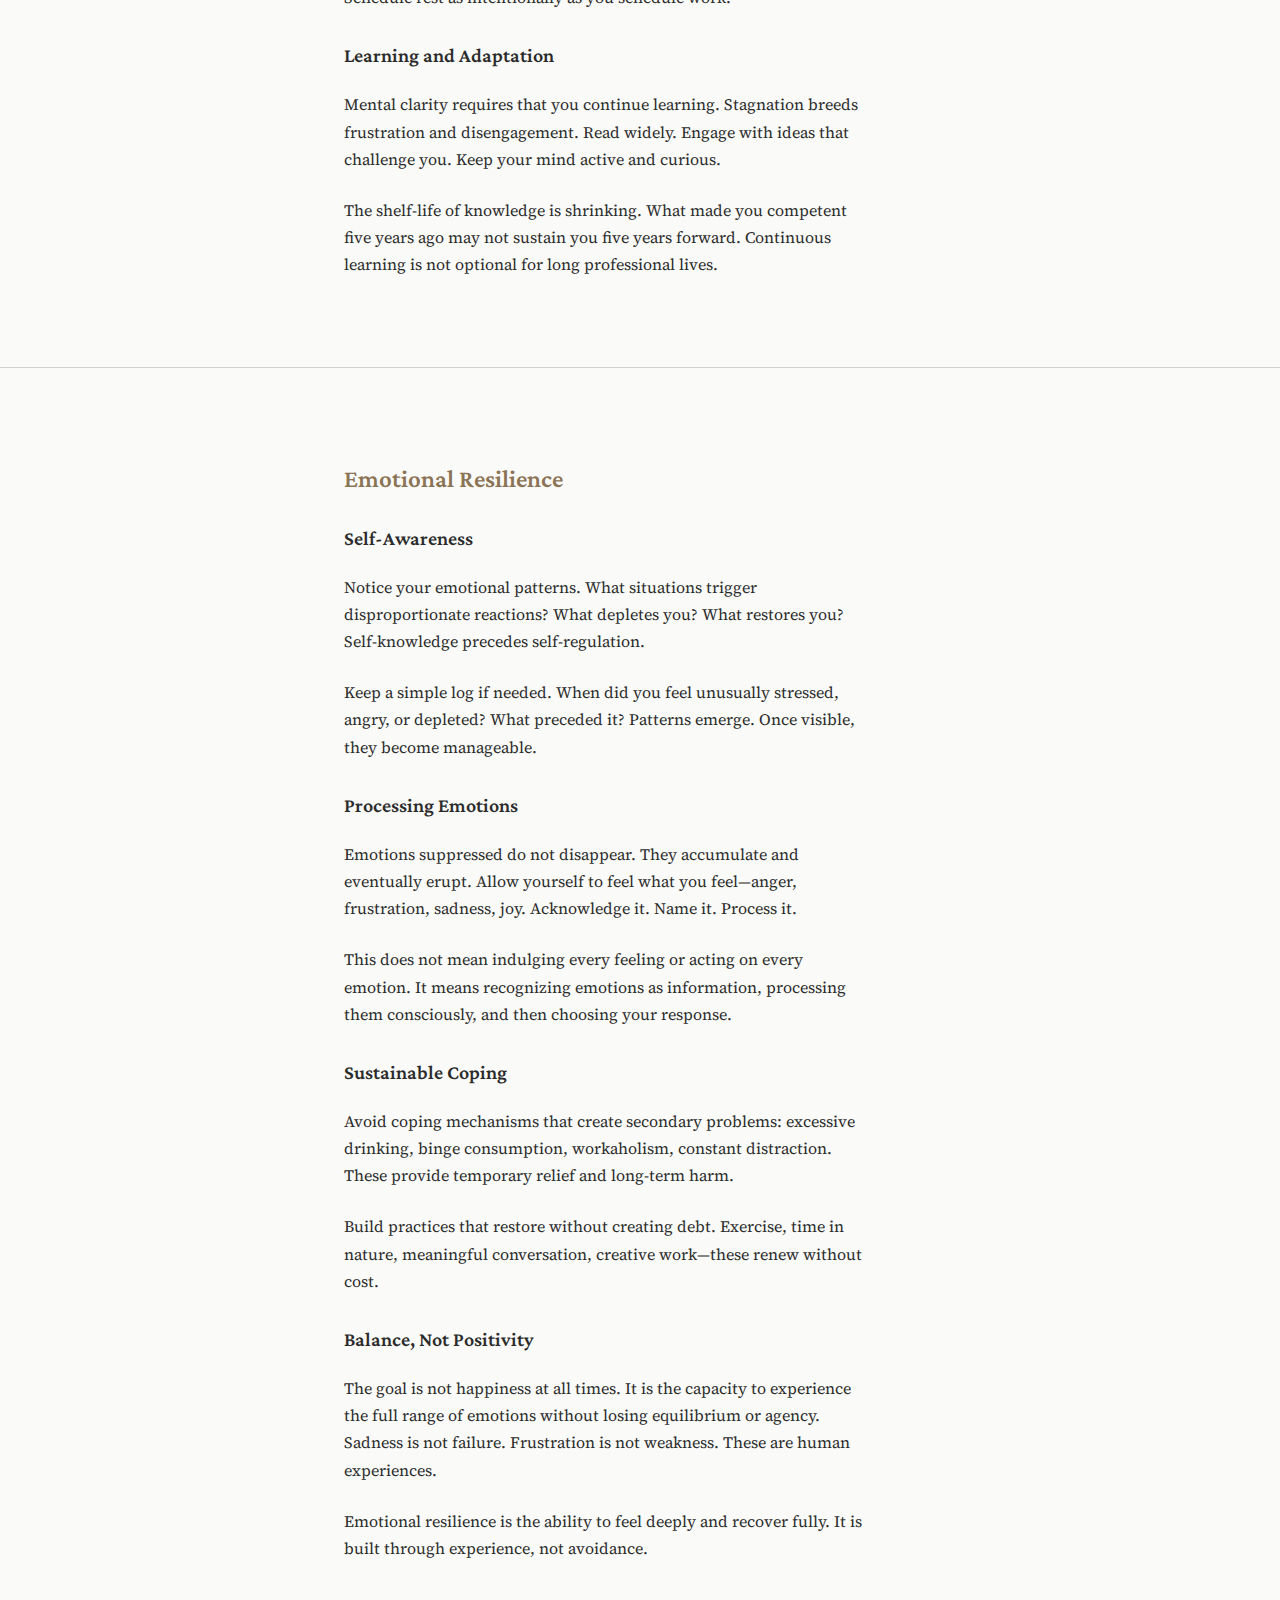
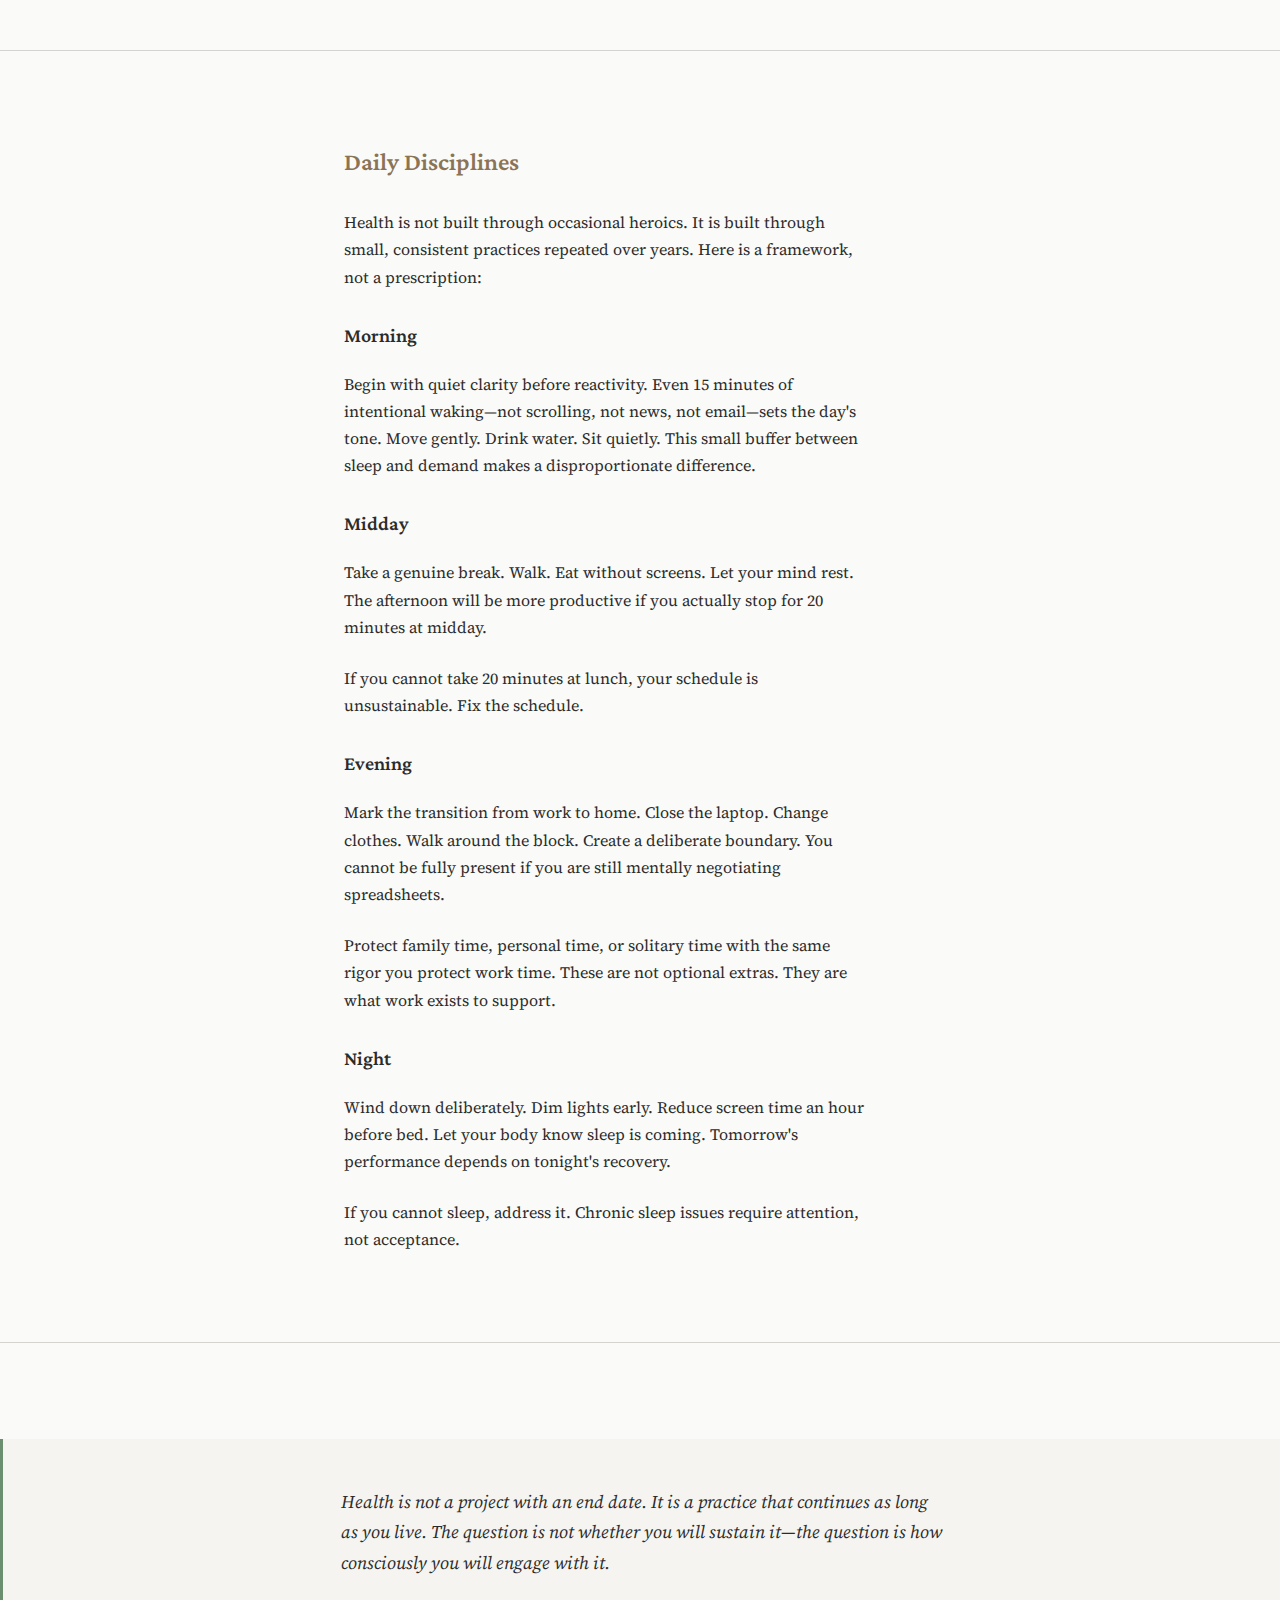
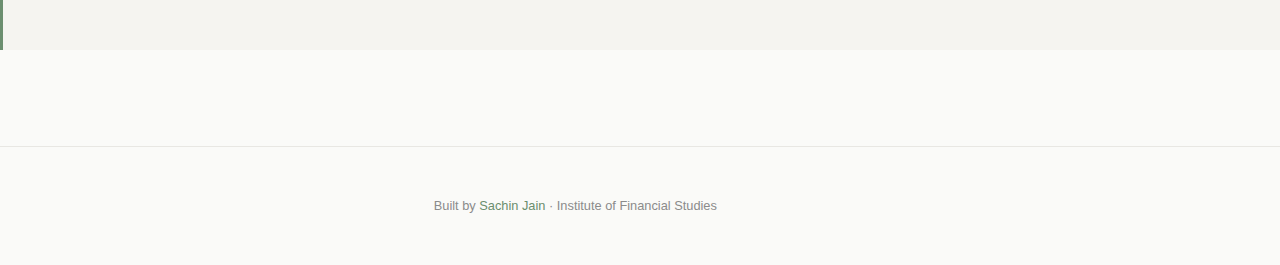
<file: health.html>
<!DOCTYPE html>
<html lang="en">
<head>
    <meta charset="UTF-8">
    <meta name="viewport" content="width=device-width, initial-scale=1.0">
    <title>Health — Samatva</title>
    <meta name="description" content="Sustainable vitality for long professional lives. Physical health, mental clarity, and emotional resilience for working professionals.">
    
    <!-- Google Fonts -->
    <link rel="preconnect" href="https://fonts.googleapis.com">
    <link rel="preconnect" href="https://fonts.gstatic.com" crossorigin>
    <link href="https://fonts.googleapis.com/css2?family=Crimson+Pro:wght@400;600&family=Source+Serif+4:ital,wght@0,400;0,600;1,400&display=swap" rel="stylesheet">
    
    <!-- Stylesheet -->
    <link rel="stylesheet" href="styles/main.css">
</head>
<body>
    
    <!-- HEADER -->
    <header class="site-header">
        <div class="container">
            <h1 class="site-title"><a href="index.html">Samatva</a></h1>
            <nav class="main-nav" role="navigation" aria-label="Main navigation">
                <a href="index.html">Home</a>
                <a href="health.html" class="active" aria-current="page">Health</a>
                <a href="wealth.html">Wealth</a>
                <a href="happiness.html">Happiness</a>
                <a href="balance.html">Balance</a>
                <a href="contribution.html">Contribution</a>
                <a href="about.html">About</a>
            </nav>
        </div>
    </header>

    <!-- MAIN CONTENT -->
    <main class="main-content">
        
        <!-- PAGE HEADER -->
        <section class="page-header">
            <div class="container">
                <h2 class="page-title">Health</h2>
                <div class="page-intro">
                    <p>Health is not an achievement unlocked at 10,000 steps or eight hours of sleep. It is a daily negotiation between the body's needs and the life you have chosen.</p>
                    <p>For working professionals, health is not about optimization—it is about sustainability. The goal is not peak performance but consistent capacity: to think clearly, to recover from stress, to remain present with family, and to work without depletion.</p>
                    <p>This perspective draws from traditional Indian understanding of the body-mind as an integrated system, requiring balance, not force. Small, deliberate disciplines compound over years into resilience.</p>
                </div>
            </div>
        </section>

        <!-- PHYSICAL HEALTH -->
        <section class="content-section">
            <div class="container">
                <h3 class="section-title">Physical Health</h3>
                
                <h4 class="section-subtitle">Movement</h4>
                <p>Consistency matters more than intensity. A 30-minute walk, six days a week, will serve you better over 30 years than sporadic gym heroism. Find what you can sustain without negotiation.</p>
                <p>Movement is maintenance, not transformation. Your body is designed to move regularly, not explosively. Daily movement—walking, cycling, swimming, yoga—keeps the system functional. You do not need to optimize. You need to show up.</p>
                
                <h4 class="section-subtitle">Sleep</h4>
                <p>Professionals often sacrifice sleep as if it were optional. It is not. Poor sleep degrades every cognitive and emotional capacity you possess. Decision-making suffers. Emotional regulation fails. Physical health declines.</p>
                <p>Protect your sleep hours with the same rigor you protect client meetings. Seven to eight hours for most adults is not negotiable. If you consistently need less, you are either exceptional or in denial. Assume the latter until proven otherwise.</p>
                
                <h4 class="section-subtitle">Nutrition</h4>
                <p>Eat mostly whole foods. Eat regularly. Avoid extremes. This is not exciting advice, but it is sustainable. The goal is stable energy and long-term health, not rapid transformation.</p>
                <p>Professional life creates pressure to eat quickly, irregularly, and poorly. Resist this. Your body cannot sustain high-level cognitive work on processed food and irregular meal timing. Feed yourself as you would feed someone you care about.</p>
                
                <h4 class="section-subtitle">Physical Limits</h4>
                <p>Your body provides feedback constantly. Pain, fatigue, tension—these are signals, not obstacles to overcome. Listen to them. Chronic pain is not normal. Constant exhaustion is not a badge of honor. These are warnings.</p>
                <p>Ignoring physical limits does not make you tougher. It makes you injured, sick, or burned out. Address issues early. Small problems ignored become large problems requiring dramatic intervention.</p>
            </div>
        </section>

        <!-- MENTAL CLARITY -->
        <section class="content-section">
            <div class="container">
                <h3 class="section-title">Mental Clarity</h3>
                
                <h4 class="section-subtitle">Attention Management</h4>
                <p>Your mind is not designed for constant context-switching. Deep work requires uninterrupted blocks. Protect them. Schedule them. Treat focused time as sacred.</p>
                <p>Every notification, every open browser tab, every interruption fragments your attention. The cost is invisible but real. Close the tabs. Turn off notifications. Do one thing at a time with full engagement.</p>
                
                <h4 class="section-subtitle">Stress</h4>
                <p>Stress is information. It signals misalignment between capacity and demand. The solution is not always to increase capacity—sometimes it is to reduce or restructure demand.</p>
                <p>Learn to distinguish productive challenge from destructive load. Challenge stretches you and builds capacity. Chronic overload depletes you and degrades performance. If stress is constant, the system is broken, not you.</p>
                
                <h4 class="section-subtitle">Cognitive Rest</h4>
                <p>Rest is not the absence of work. It is the deliberate restoration of cognitive resources. Reading, walking, quiet reflection—these are not luxuries. They are maintenance.</p>
                <p>Your brain, like your body, requires recovery. Working long hours without breaks does not increase output—it degrades quality. Schedule rest as intentionally as you schedule work.</p>
                
                <h4 class="section-subtitle">Learning and Adaptation</h4>
                <p>Mental clarity requires that you continue learning. Stagnation breeds frustration and disengagement. Read widely. Engage with ideas that challenge you. Keep your mind active and curious.</p>
                <p>The shelf-life of knowledge is shrinking. What made you competent five years ago may not sustain you five years forward. Continuous learning is not optional for long professional lives.</p>
            </div>
        </section>

        <!-- EMOTIONAL RESILIENCE -->
        <section class="content-section">
            <div class="container">
                <h3 class="section-title">Emotional Resilience</h3>
                
                <h4 class="section-subtitle">Self-Awareness</h4>
                <p>Notice your emotional patterns. What situations trigger disproportionate reactions? What depletes you? What restores you? Self-knowledge precedes self-regulation.</p>
                <p>Keep a simple log if needed. When did you feel unusually stressed, angry, or depleted? What preceded it? Patterns emerge. Once visible, they become manageable.</p>
                
                <h4 class="section-subtitle">Processing Emotions</h4>
                <p>Emotions suppressed do not disappear. They accumulate and eventually erupt. Allow yourself to feel what you feel—anger, frustration, sadness, joy. Acknowledge it. Name it. Process it.</p>
                <p>This does not mean indulging every feeling or acting on every emotion. It means recognizing emotions as information, processing them consciously, and then choosing your response.</p>
                
                <h4 class="section-subtitle">Sustainable Coping</h4>
                <p>Avoid coping mechanisms that create secondary problems: excessive drinking, binge consumption, workaholism, constant distraction. These provide temporary relief and long-term harm.</p>
                <p>Build practices that restore without creating debt. Exercise, time in nature, meaningful conversation, creative work—these renew without cost.</p>
                
                <h4 class="section-subtitle">Balance, Not Positivity</h4>
                <p>The goal is not happiness at all times. It is the capacity to experience the full range of emotions without losing equilibrium or agency. Sadness is not failure. Frustration is not weakness. These are human experiences.</p>
                <p>Emotional resilience is the ability to feel deeply and recover fully. It is built through experience, not avoidance.</p>
            </div>
        </section>

        <!-- DAILY DISCIPLINES -->
        <section class="content-section">
            <div class="container">
                <h3 class="section-title">Daily Disciplines</h3>
                
                <p>Health is not built through occasional heroics. It is built through small, consistent practices repeated over years. Here is a framework, not a prescription:</p>
                
                <h4 class="section-subtitle">Morning</h4>
                <p>Begin with quiet clarity before reactivity. Even 15 minutes of intentional waking—not scrolling, not news, not email—sets the day's tone. Move gently. Drink water. Sit quietly. This small buffer between sleep and demand makes a disproportionate difference.</p>
                
                <h4 class="section-subtitle">Midday</h4>
                <p>Take a genuine break. Walk. Eat without screens. Let your mind rest. The afternoon will be more productive if you actually stop for 20 minutes at midday.</p>
                <p>If you cannot take 20 minutes at lunch, your schedule is unsustainable. Fix the schedule.</p>
                
                <h4 class="section-subtitle">Evening</h4>
                <p>Mark the transition from work to home. Close the laptop. Change clothes. Walk around the block. Create a deliberate boundary. You cannot be fully present if you are still mentally negotiating spreadsheets.</p>
                <p>Protect family time, personal time, or solitary time with the same rigor you protect work time. These are not optional extras. They are what work exists to support.</p>
                
                <h4 class="section-subtitle">Night</h4>
                <p>Wind down deliberately. Dim lights early. Reduce screen time an hour before bed. Let your body know sleep is coming. Tomorrow's performance depends on tonight's recovery.</p>
                <p>If you cannot sleep, address it. Chronic sleep issues require attention, not acceptance.</p>
            </div>
        </section>

        <!-- CLOSING REFLECTION -->
        <section class="closing-reflection">
            <div class="container">
                <p>Health is not a project with an end date. It is a practice that continues as long as you live. The question is not whether you will sustain it—the question is how consciously you will engage with it.</p>
            </div>
        </section>

    </main>

    <!-- FOOTER -->
    <footer class="site-footer">
        <div class="container">
            <p>Built by <a href="https://www.linkedin.com/in/sachinjain" target="_blank" rel="noopener">Sachin Jain</a> · Institute of Financial Studies</p>
        </div>
    </footer>

</body>
</html>
</file>
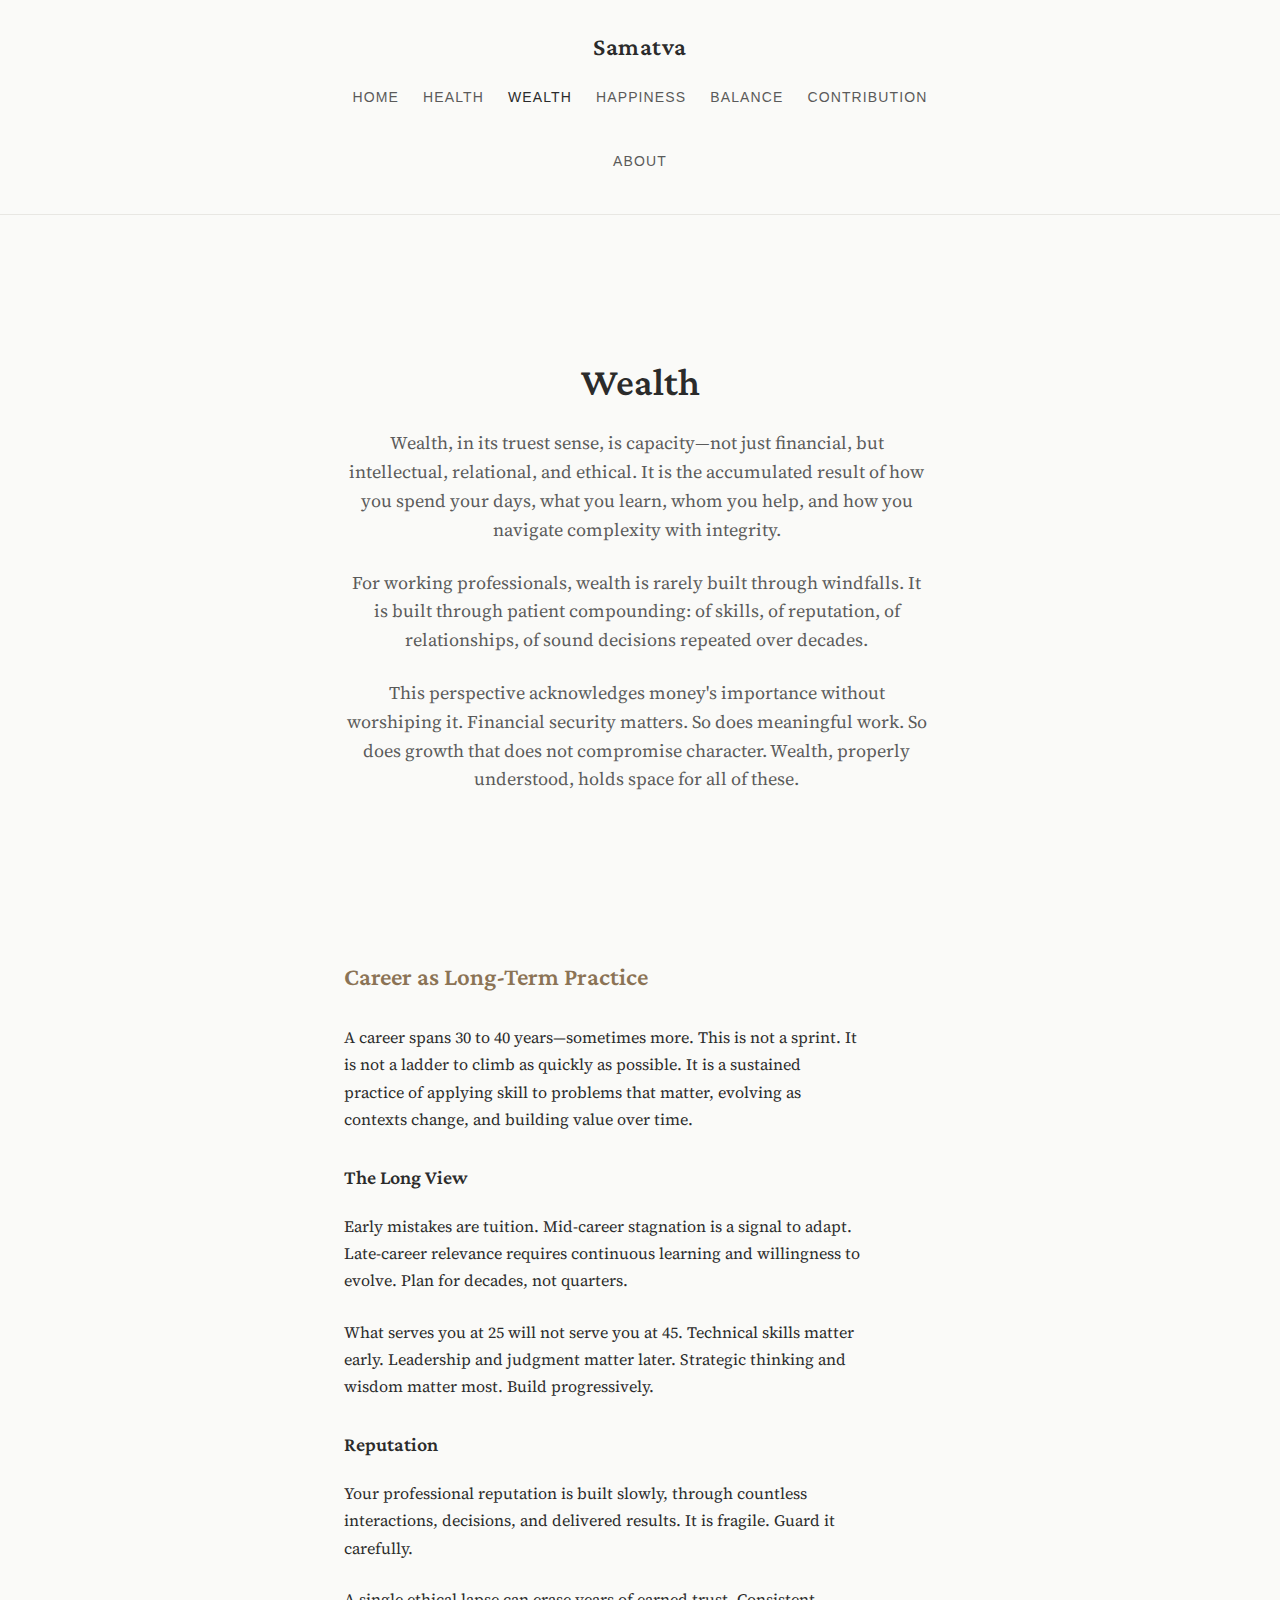
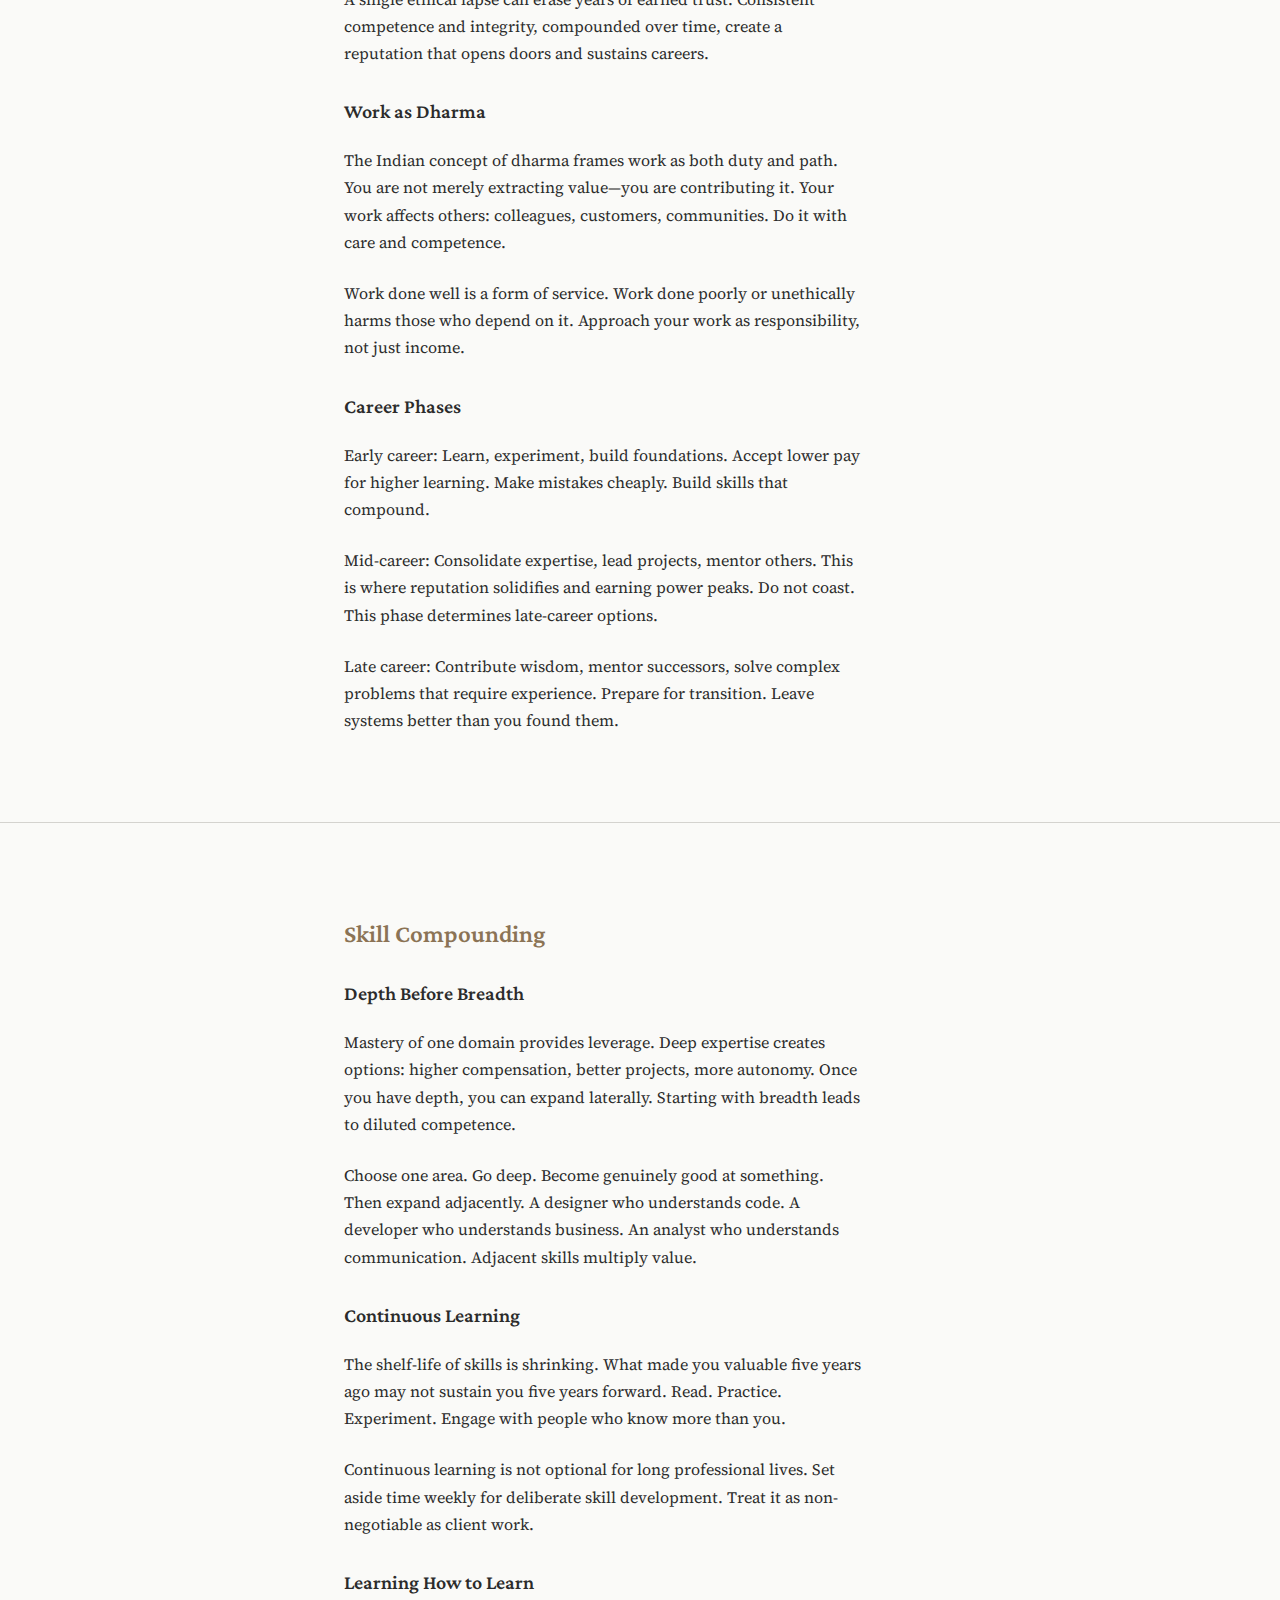
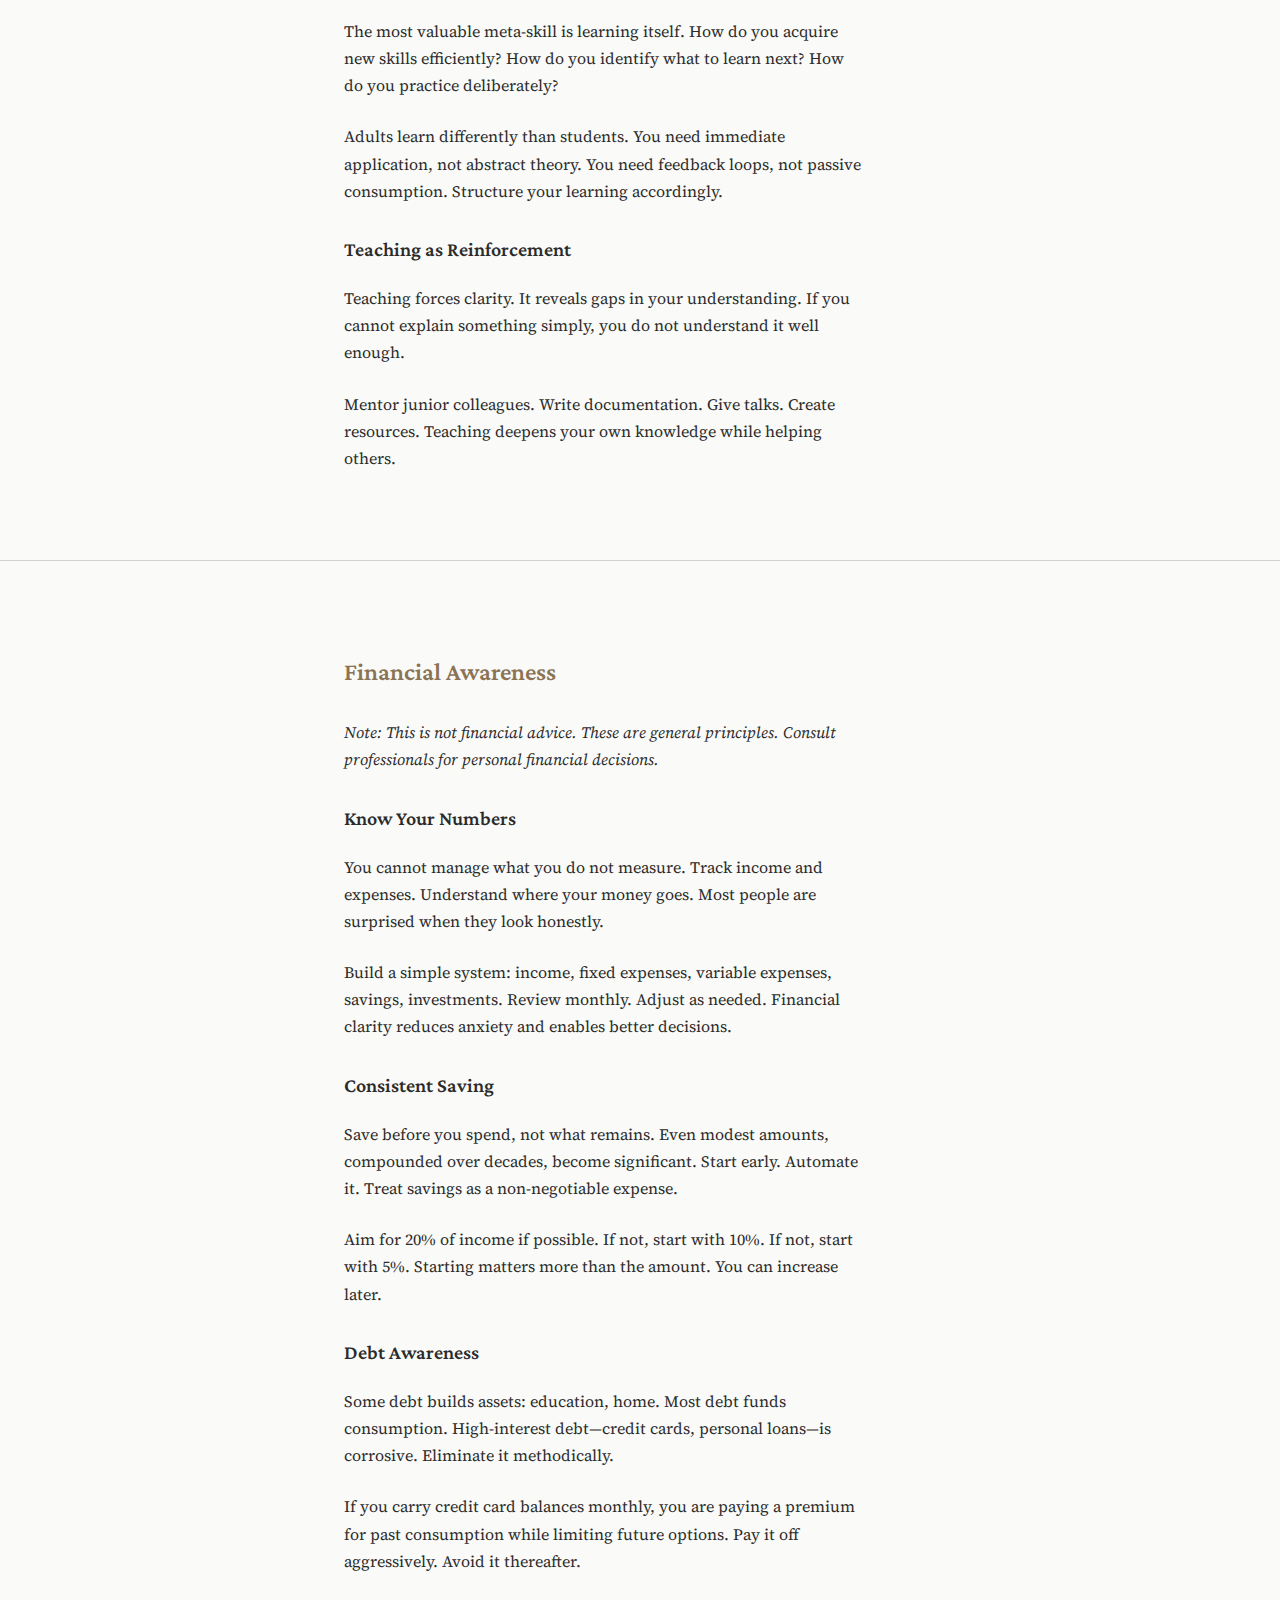
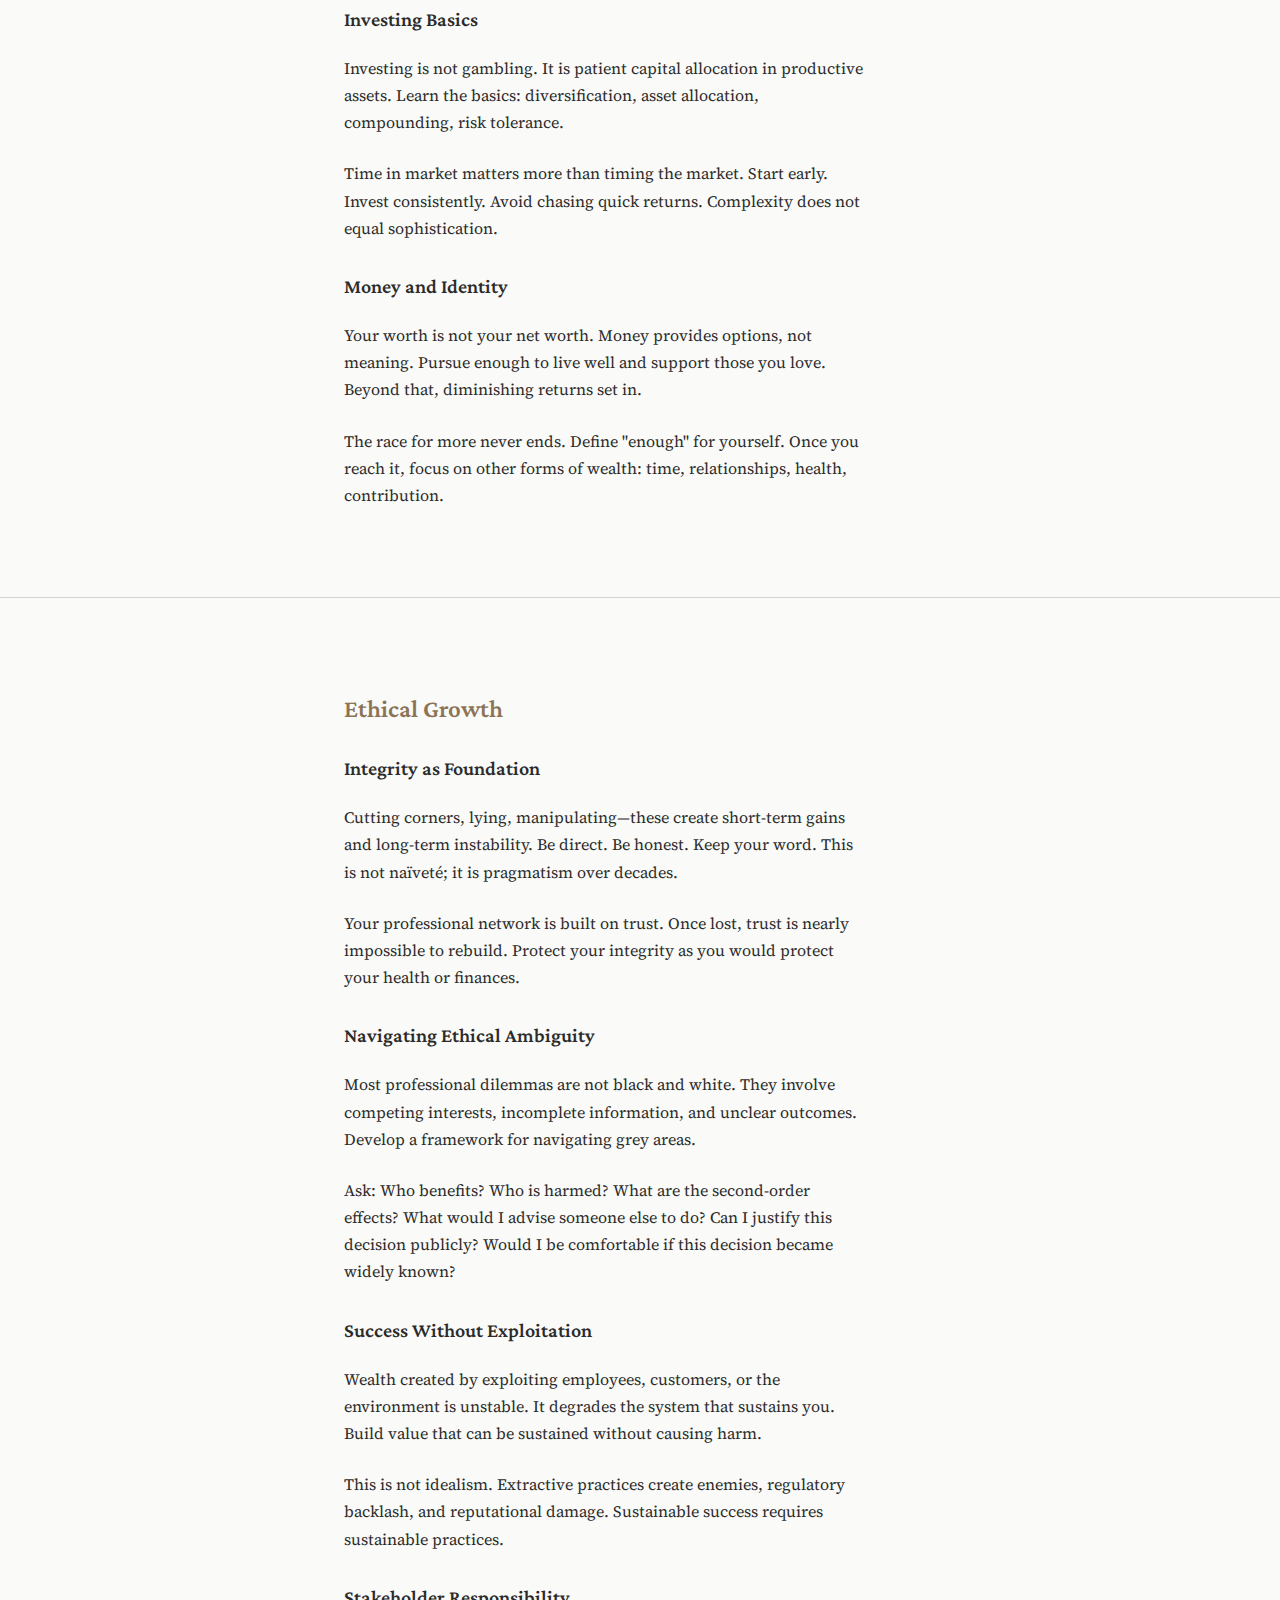
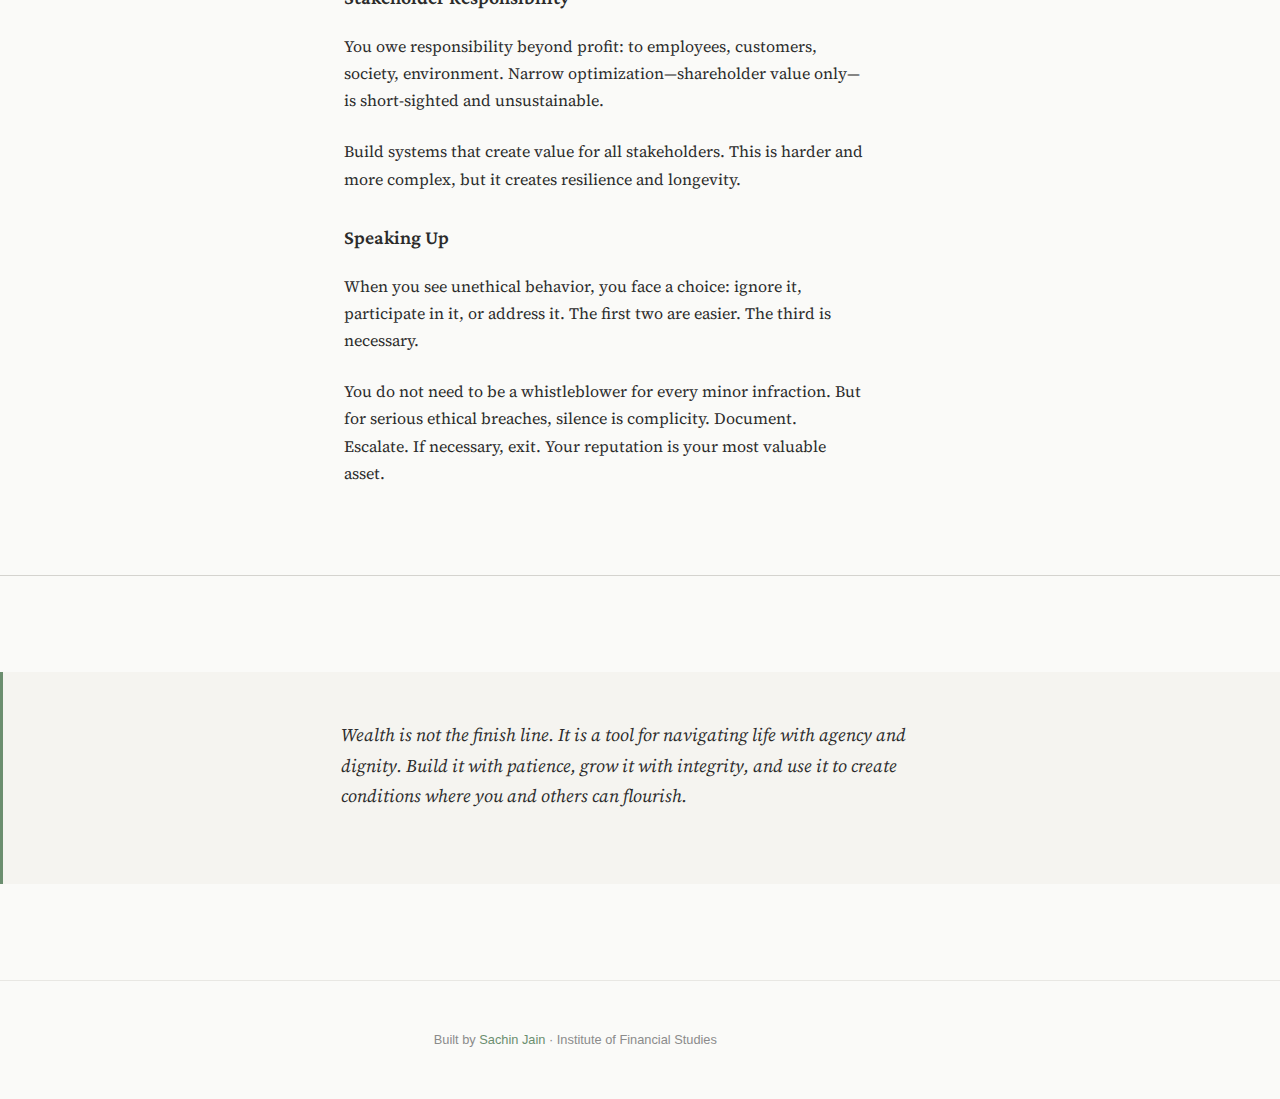
<file: wealth.html>
<!DOCTYPE html>
<html lang="en">
<head>
    <meta charset="UTF-8">
    <meta name="viewport" content="width=device-width, initial-scale=1.0">
    <title>Wealth — Samatva</title>
    <meta name="description" content="Skills, ethics, and financial clarity beyond earnings. Career longevity, skill compounding, and ethical growth for working professionals.">
    
    <!-- Google Fonts -->
    <link rel="preconnect" href="https://fonts.googleapis.com">
    <link rel="preconnect" href="https://fonts.gstatic.com" crossorigin>
    <link href="https://fonts.googleapis.com/css2?family=Crimson+Pro:wght@400;600&family=Source+Serif+4:ital,wght@0,400;0,600;1,400&display=swap" rel="stylesheet">
    
    <!-- Stylesheet -->
    <link rel="stylesheet" href="styles/main.css">
</head>
<body>
    
    <!-- HEADER -->
    <header class="site-header">
        <div class="container">
            <h1 class="site-title"><a href="index.html">Samatva</a></h1>
            <nav class="main-nav" role="navigation" aria-label="Main navigation">
                <a href="index.html">Home</a>
                <a href="health.html">Health</a>
                <a href="wealth.html" class="active" aria-current="page">Wealth</a>
                <a href="happiness.html">Happiness</a>
                <a href="balance.html">Balance</a>
                <a href="contribution.html">Contribution</a>
                <a href="about.html">About</a>
            </nav>
        </div>
    </header>

    <!-- MAIN CONTENT -->
    <main class="main-content">
        
        <!-- PAGE HEADER -->
        <section class="page-header">
            <div class="container">
                <h2 class="page-title">Wealth</h2>
                <div class="page-intro">
                    <p>Wealth, in its truest sense, is capacity—not just financial, but intellectual, relational, and ethical. It is the accumulated result of how you spend your days, what you learn, whom you help, and how you navigate complexity with integrity.</p>
                    <p>For working professionals, wealth is rarely built through windfalls. It is built through patient compounding: of skills, of reputation, of relationships, of sound decisions repeated over decades.</p>
                    <p>This perspective acknowledges money's importance without worshiping it. Financial security matters. So does meaningful work. So does growth that does not compromise character. Wealth, properly understood, holds space for all of these.</p>
                </div>
            </div>
        </section>

        <!-- CAREER AS LONG-TERM PRACTICE -->
        <section class="content-section">
            <div class="container">
                <h3 class="section-title">Career as Long-Term Practice</h3>
                
                <p>A career spans 30 to 40 years—sometimes more. This is not a sprint. It is not a ladder to climb as quickly as possible. It is a sustained practice of applying skill to problems that matter, evolving as contexts change, and building value over time.</p>
                
                <h4 class="section-subtitle">The Long View</h4>
                <p>Early mistakes are tuition. Mid-career stagnation is a signal to adapt. Late-career relevance requires continuous learning and willingness to evolve. Plan for decades, not quarters.</p>
                <p>What serves you at 25 will not serve you at 45. Technical skills matter early. Leadership and judgment matter later. Strategic thinking and wisdom matter most. Build progressively.</p>
                
                <h4 class="section-subtitle">Reputation</h4>
                <p>Your professional reputation is built slowly, through countless interactions, decisions, and delivered results. It is fragile. Guard it carefully.</p>
                <p>A single ethical lapse can erase years of earned trust. Consistent competence and integrity, compounded over time, create a reputation that opens doors and sustains careers.</p>
                
                <h4 class="section-subtitle">Work as Dharma</h4>
                <p>The Indian concept of dharma frames work as both duty and path. You are not merely extracting value—you are contributing it. Your work affects others: colleagues, customers, communities. Do it with care and competence.</p>
                <p>Work done well is a form of service. Work done poorly or unethically harms those who depend on it. Approach your work as responsibility, not just income.</p>
                
                <h4 class="section-subtitle">Career Phases</h4>
                <p>Early career: Learn, experiment, build foundations. Accept lower pay for higher learning. Make mistakes cheaply. Build skills that compound.</p>
                <p>Mid-career: Consolidate expertise, lead projects, mentor others. This is where reputation solidifies and earning power peaks. Do not coast. This phase determines late-career options.</p>
                <p>Late career: Contribute wisdom, mentor successors, solve complex problems that require experience. Prepare for transition. Leave systems better than you found them.</p>
            </div>
        </section>

        <!-- SKILL COMPOUNDING -->
        <section class="content-section">
            <div class="container">
                <h3 class="section-title">Skill Compounding</h3>
                
                <h4 class="section-subtitle">Depth Before Breadth</h4>
                <p>Mastery of one domain provides leverage. Deep expertise creates options: higher compensation, better projects, more autonomy. Once you have depth, you can expand laterally. Starting with breadth leads to diluted competence.</p>
                <p>Choose one area. Go deep. Become genuinely good at something. Then expand adjacently. A designer who understands code. A developer who understands business. An analyst who understands communication. Adjacent skills multiply value.</p>
                
                <h4 class="section-subtitle">Continuous Learning</h4>
                <p>The shelf-life of skills is shrinking. What made you valuable five years ago may not sustain you five years forward. Read. Practice. Experiment. Engage with people who know more than you.</p>
                <p>Continuous learning is not optional for long professional lives. Set aside time weekly for deliberate skill development. Treat it as non-negotiable as client work.</p>
                
                <h4 class="section-subtitle">Learning How to Learn</h4>
                <p>The most valuable meta-skill is learning itself. How do you acquire new skills efficiently? How do you identify what to learn next? How do you practice deliberately?</p>
                <p>Adults learn differently than students. You need immediate application, not abstract theory. You need feedback loops, not passive consumption. Structure your learning accordingly.</p>
                
                <h4 class="section-subtitle">Teaching as Reinforcement</h4>
                <p>Teaching forces clarity. It reveals gaps in your understanding. If you cannot explain something simply, you do not understand it well enough.</p>
                <p>Mentor junior colleagues. Write documentation. Give talks. Create resources. Teaching deepens your own knowledge while helping others.</p>
            </div>
        </section>

        <!-- FINANCIAL AWARENESS -->
        <section class="content-section">
            <div class="container">
                <h3 class="section-title">Financial Awareness</h3>
                
                <p><em>Note: This is not financial advice. These are general principles. Consult professionals for personal financial decisions.</em></p>
                
                <h4 class="section-subtitle">Know Your Numbers</h4>
                <p>You cannot manage what you do not measure. Track income and expenses. Understand where your money goes. Most people are surprised when they look honestly.</p>
                <p>Build a simple system: income, fixed expenses, variable expenses, savings, investments. Review monthly. Adjust as needed. Financial clarity reduces anxiety and enables better decisions.</p>
                
                <h4 class="section-subtitle">Consistent Saving</h4>
                <p>Save before you spend, not what remains. Even modest amounts, compounded over decades, become significant. Start early. Automate it. Treat savings as a non-negotiable expense.</p>
                <p>Aim for 20% of income if possible. If not, start with 10%. If not, start with 5%. Starting matters more than the amount. You can increase later.</p>
                
                <h4 class="section-subtitle">Debt Awareness</h4>
                <p>Some debt builds assets: education, home. Most debt funds consumption. High-interest debt—credit cards, personal loans—is corrosive. Eliminate it methodically.</p>
                <p>If you carry credit card balances monthly, you are paying a premium for past consumption while limiting future options. Pay it off aggressively. Avoid it thereafter.</p>
                
                <h4 class="section-subtitle">Investing Basics</h4>
                <p>Investing is not gambling. It is patient capital allocation in productive assets. Learn the basics: diversification, asset allocation, compounding, risk tolerance.</p>
                <p>Time in market matters more than timing the market. Start early. Invest consistently. Avoid chasing quick returns. Complexity does not equal sophistication.</p>
                
                <h4 class="section-subtitle">Money and Identity</h4>
                <p>Your worth is not your net worth. Money provides options, not meaning. Pursue enough to live well and support those you love. Beyond that, diminishing returns set in.</p>
                <p>The race for more never ends. Define "enough" for yourself. Once you reach it, focus on other forms of wealth: time, relationships, health, contribution.</p>
            </div>
        </section>

        <!-- ETHICAL GROWTH -->
        <section class="content-section">
            <div class="container">
                <h3 class="section-title">Ethical Growth</h3>
                
                <h4 class="section-subtitle">Integrity as Foundation</h4>
                <p>Cutting corners, lying, manipulating—these create short-term gains and long-term instability. Be direct. Be honest. Keep your word. This is not naïveté; it is pragmatism over decades.</p>
                <p>Your professional network is built on trust. Once lost, trust is nearly impossible to rebuild. Protect your integrity as you would protect your health or finances.</p>
                
                <h4 class="section-subtitle">Navigating Ethical Ambiguity</h4>
                <p>Most professional dilemmas are not black and white. They involve competing interests, incomplete information, and unclear outcomes. Develop a framework for navigating grey areas.</p>
                <p>Ask: Who benefits? Who is harmed? What are the second-order effects? What would I advise someone else to do? Can I justify this decision publicly? Would I be comfortable if this decision became widely known?</p>
                
                <h4 class="section-subtitle">Success Without Exploitation</h4>
                <p>Wealth created by exploiting employees, customers, or the environment is unstable. It degrades the system that sustains you. Build value that can be sustained without causing harm.</p>
                <p>This is not idealism. Extractive practices create enemies, regulatory backlash, and reputational damage. Sustainable success requires sustainable practices.</p>
                
                <h4 class="section-subtitle">Stakeholder Responsibility</h4>
                <p>You owe responsibility beyond profit: to employees, customers, society, environment. Narrow optimization—shareholder value only—is short-sighted and unsustainable.</p>
                <p>Build systems that create value for all stakeholders. This is harder and more complex, but it creates resilience and longevity.</p>
                
                <h4 class="section-subtitle">Speaking Up</h4>
                <p>When you see unethical behavior, you face a choice: ignore it, participate in it, or address it. The first two are easier. The third is necessary.</p>
                <p>You do not need to be a whistleblower for every minor infraction. But for serious ethical breaches, silence is complicity. Document. Escalate. If necessary, exit. Your reputation is your most valuable asset.</p>
            </div>
        </section>

        <!-- CLOSING REFLECTION -->
        <section class="closing-reflection">
            <div class="container">
                <p>Wealth is not the finish line. It is a tool for navigating life with agency and dignity. Build it with patience, grow it with integrity, and use it to create conditions where you and others can flourish.</p>
            </div>
        </section>

    </main>

    <!-- FOOTER -->
    <footer class="site-footer">
        <div class="container">
            <p>Built by <a href="https://www.linkedin.com/in/sachinjain" target="_blank" rel="noopener">Sachin Jain</a> · Institute of Financial Studies</p>
        </div>
    </footer>

</body>
</html>
</file>
<file: styles/main.css>
/* =====================================================
   SAMATVA DESIGN SYSTEM
   A thoughtful website for working professionals
   ===================================================== */

/* =====================================================
   DESIGN TOKENS
   ===================================================== */
:root {
    /* Colors */
    --color-bg-primary: #FAFAF8;
    --color-bg-secondary: #F5F4F0;
    --color-text-primary: #2B2B2B;
    --color-text-secondary: #5A5A5A;
    --color-text-tertiary: #8B8B8B;
    --color-accent-earth: #8B7355;
    --color-accent-leaf: #6B8E6F;
    --color-accent-stone: #7A8B99;
    --color-border: #E8E7E3;
    --color-divider: #D4D3CF;
    --color-focus: #6B8E6F;

    /* Typography */
    --font-display: 'Crimson Pro', Georgia, serif;
    --font-body: 'Source Serif 4', Georgia, serif;
    --font-ui: -apple-system, BlinkMacSystemFont, 'Segoe UI', sans-serif;

    /* Type Scale */
    --text-xs: 0.8rem;
    --text-sm: 0.875rem;
    --text-base: 1rem;
    --text-lg: 1.125rem;
    --text-xl: 1.25rem;
    --text-2xl: 1.563rem;
    --text-3xl: 1.953rem;
    --text-4xl: 2.441rem;
    --text-5xl: 3.052rem;

    /* Spacing */
    --space-1: 0.5rem;
    --space-2: 1rem;
    --space-3: 1.5rem;
    --space-4: 2rem;
    --space-5: 3rem;
    --space-6: 4rem;
    --space-7: 6rem;
    --space-8: 8rem;

    /* Layout */
    --content-max-width: 720px;
    --container-padding: 5%;
}

/* =====================================================
   RESET & BASE STYLES
   ===================================================== */
*, *::before, *::after {
    box-sizing: border-box;
    margin: 0;
    padding: 0;
}

html {
    font-size: 16px;
    -webkit-font-smoothing: antialiased;
    -moz-osx-font-smoothing: grayscale;
    scroll-behavior: smooth;
}

body {
    font-family: var(--font-body);
    font-size: var(--text-base);
    line-height: 1.7;
    color: var(--color-text-primary);
    background-color: var(--color-bg-primary);
}

/* =====================================================
   TYPOGRAPHY
   ===================================================== */
h1, h2, h3, h4, h5, h6 {
    font-family: var(--font-display);
    font-weight: 600;
    line-height: 1.2;
    color: var(--color-text-primary);
    margin-bottom: var(--space-3);
}

h1 { font-size: var(--text-4xl); }
h2 { font-size: var(--text-3xl); }
h3 { font-size: var(--text-2xl); }
h4 { font-size: var(--text-xl); }

p {
    margin-bottom: var(--space-3);
    max-width: 65ch;
}

strong {
    font-weight: 600;
}

em {
    font-style: italic;
}

blockquote {
    margin: var(--space-4) 0;
    padding-left: var(--space-4);
    border-left: 3px solid var(--color-accent-leaf);
    font-style: italic;
    color: var(--color-text-secondary);
}

a {
    color: var(--color-accent-leaf);
    text-decoration: none;
    border-bottom: 1px solid transparent;
    transition: border-color 0.2s ease, color 0.2s ease;
}

a:hover {
    border-bottom-color: var(--color-accent-leaf);
}

a:focus {
    outline: 2px solid var(--color-focus);
    outline-offset: 2px;
    border-radius: 2px;
}

/* =====================================================
   LAYOUT
   ===================================================== */
.container {
    max-width: var(--content-max-width);
    margin: 0 auto;
    padding: 0 var(--container-padding);
}

.wide-container {
    max-width: 1000px;
    margin: 0 auto;
    padding: 0 var(--container-padding);
}

/* =====================================================
   HEADER
   ===================================================== */
.site-header {
    padding: var(--space-4) 0;
    border-bottom: 1px solid var(--color-border);
    background-color: var(--color-bg-primary);
    position: sticky;
    top: 0;
    z-index: 100;
}

.site-title {
    font-size: var(--text-2xl);
    margin-bottom: var(--space-2);
    text-align: center;
    letter-spacing: 0.02em;
    color: var(--color-text-primary);
}

.site-title a {
    color: var(--color-text-primary);
    border: none;
}

.site-title a:hover {
    color: var(--color-accent-leaf);
    border: none;
}

.main-nav {
    display: flex;
    justify-content: center;
    align-items: center;
    gap: var(--space-3);
    flex-wrap: wrap;
    font-family: var(--font-ui);
    font-size: var(--text-sm);
}

.main-nav a {
    color: var(--color-text-secondary);
    text-transform: uppercase;
    letter-spacing: 0.08em;
    padding: var(--space-1) 0;
    font-weight: 500;
    border: none;
}

.main-nav a.active,
.main-nav a:hover {
    color: var(--color-text-primary);
}

/* =====================================================
   MAIN CONTENT
   ===================================================== */
.main-content {
    padding: var(--space-7) 0;
    min-height: 60vh;
}

/* =====================================================
   PAGE HEADER
   ===================================================== */
.page-header {
    text-align: center;
    margin-bottom: var(--space-7);
    padding: var(--space-5) 0;
}

.page-title {
    font-size: var(--text-4xl);
    margin-bottom: var(--space-3);
    font-weight: 600;
}

.page-intro {
    font-size: var(--text-lg);
    color: var(--color-text-secondary);
    max-width: 600px;
    margin: 0 auto;
    line-height: 1.6;
}

/* =====================================================
   CONTENT SECTIONS
   ===================================================== */
.content-section {
    margin-bottom: var(--space-7);
    padding-bottom: var(--space-6);
}

.content-section:not(:last-child) {
    border-bottom: 1px solid var(--color-divider);
}

.section-title {
    font-size: var(--text-2xl);
    margin-bottom: var(--space-4);
    color: var(--color-accent-earth);
}

.section-subtitle {
    font-size: var(--text-xl);
    margin-bottom: var(--space-3);
    margin-top: var(--space-4);
    color: var(--color-text-primary);
    font-weight: 600;
}

.principle-list {
    margin-bottom: var(--space-4);
}

.principle-list li {
    margin-bottom: var(--space-2);
    margin-left: var(--space-4);
}

/* =====================================================
   HERO SECTION (HOME PAGE)
   ===================================================== */
.hero {
    text-align: center;
    margin-bottom: var(--space-8);
    padding: var(--space-5) 0;
}

.hero-title {
    font-size: var(--text-4xl);
    line-height: 1.35;
    margin-bottom: var(--space-4);
    font-weight: 400;
    max-width: 800px;
    margin-left: auto;
    margin-right: auto;
}

.hero-subtitle {
    font-size: var(--text-lg);
    color: var(--color-text-secondary);
    max-width: 600px;
    margin: 0 auto;
    line-height: 1.6;
}

/* =====================================================
   PILLARS SECTION (HOME PAGE)
   ===================================================== */
.pillars {
    display: grid;
    grid-template-columns: repeat(auto-fit, minmax(220px, 1fr));
    gap: var(--space-5);
    margin-bottom: var(--space-7);
}

.pillar {
    padding: var(--space-5) var(--space-4);
    border: 1px solid var(--color-border);
    background-color: var(--color-bg-primary);
    transition: border-color 0.3s ease;
}

.pillar:hover {
    border-color: var(--color-accent-leaf);
}

.pillar h3 {
    font-size: var(--text-xl);
    margin-bottom: var(--space-2);
    font-weight: 600;
}

.pillar p {
    color: var(--color-text-secondary);
    margin-bottom: var(--space-3);
    font-size: var(--text-base);
    line-height: 1.6;
}

.pillar-link {
    font-family: var(--font-ui);
    font-size: var(--text-sm);
    color: var(--color-accent-leaf);
    display: inline-block;
    font-weight: 500;
}

/* =====================================================
   SECONDARY LINKS
   ===================================================== */
.secondary-links {
    text-align: center;
    margin-bottom: var(--space-7);
    padding: var(--space-4) 0;
    border-top: 1px solid var(--color-divider);
    border-bottom: 1px solid var(--color-divider);
}

.secondary-links p {
    font-family: var(--font-ui);
    font-size: var(--text-sm);
    color: var(--color-text-secondary);
    text-transform: uppercase;
    letter-spacing: 0.08em;
    margin: 0;
}

.secondary-links a {
    color: var(--color-text-secondary);
}

.secondary-links a:hover {
    color: var(--color-accent-leaf);
}

/* =====================================================
   TWO COLUMN LAYOUT
   ===================================================== */
.two-column {
    display: grid;
    grid-template-columns: repeat(auto-fit, minmax(280px, 1fr));
    gap: var(--space-5);
    margin-bottom: var(--space-5);
}

.two-column h4 {
    font-size: var(--text-lg);
    margin-bottom: var(--space-2);
    color: var(--color-accent-earth);
}

.two-column p {
    color: var(--color-text-secondary);
    font-size: var(--text-base);
}

/* =====================================================
   WHAT THIS IS SECTION
   ===================================================== */
.what-this-is {
    margin-bottom: var(--space-7);
}

.what-this-is h3 {
    text-align: center;
    margin-bottom: var(--space-5);
    font-size: var(--text-2xl);
}

/* =====================================================
   CLOSING REFLECTION
   ===================================================== */
.closing-reflection {
    margin-top: var(--space-6);
    padding: var(--space-5);
    background-color: var(--color-bg-secondary);
    border-left: 3px solid var(--color-accent-leaf);
}

.closing-reflection p {
    font-size: var(--text-lg);
    color: var(--color-text-primary);
    font-style: italic;
    max-width: 100%;
}

/* =====================================================
   FOOTER
   ===================================================== */
.site-footer {
    padding: var(--space-5) 0;
    border-top: 1px solid var(--color-border);
    text-align: center;
}

.site-footer p {
    font-family: var(--font-ui);
    font-size: var(--text-xs);
    color: var(--color-text-tertiary);
    margin: 0;
}

/* =====================================================
   UTILITY CLASSES
   ===================================================== */
.text-center {
    text-align: center;
}

.mb-small {
    margin-bottom: var(--space-2);
}

.mb-medium {
    margin-bottom: var(--space-4);
}

.mb-large {
    margin-bottom: var(--space-6);
}

/* =====================================================
   RESPONSIVE
   ===================================================== */
@media (max-width: 768px) {
    :root {
        --text-4xl: 2rem;
        --text-3xl: 1.75rem;
        --text-2xl: 1.5rem;
        --space-7: 4rem;
        --space-8: 5rem;
    }

    .main-nav {
        gap: var(--space-2);
        font-size: 0.8rem;
    }

    .pillars {
        grid-template-columns: 1fr;
    }

    .hero-title {
        font-size: var(--text-3xl);
    }

    .hero-subtitle {
        font-size: var(--text-base);
    }

    .page-title {
        font-size: var(--text-3xl);
    }

    .site-header {
        position: relative;
    }
}

@media (max-width: 480px) {
    .main-nav a {
        font-size: 0.75rem;
    }

    .closing-reflection {
        padding: var(--space-3);
    }
}
</file>
